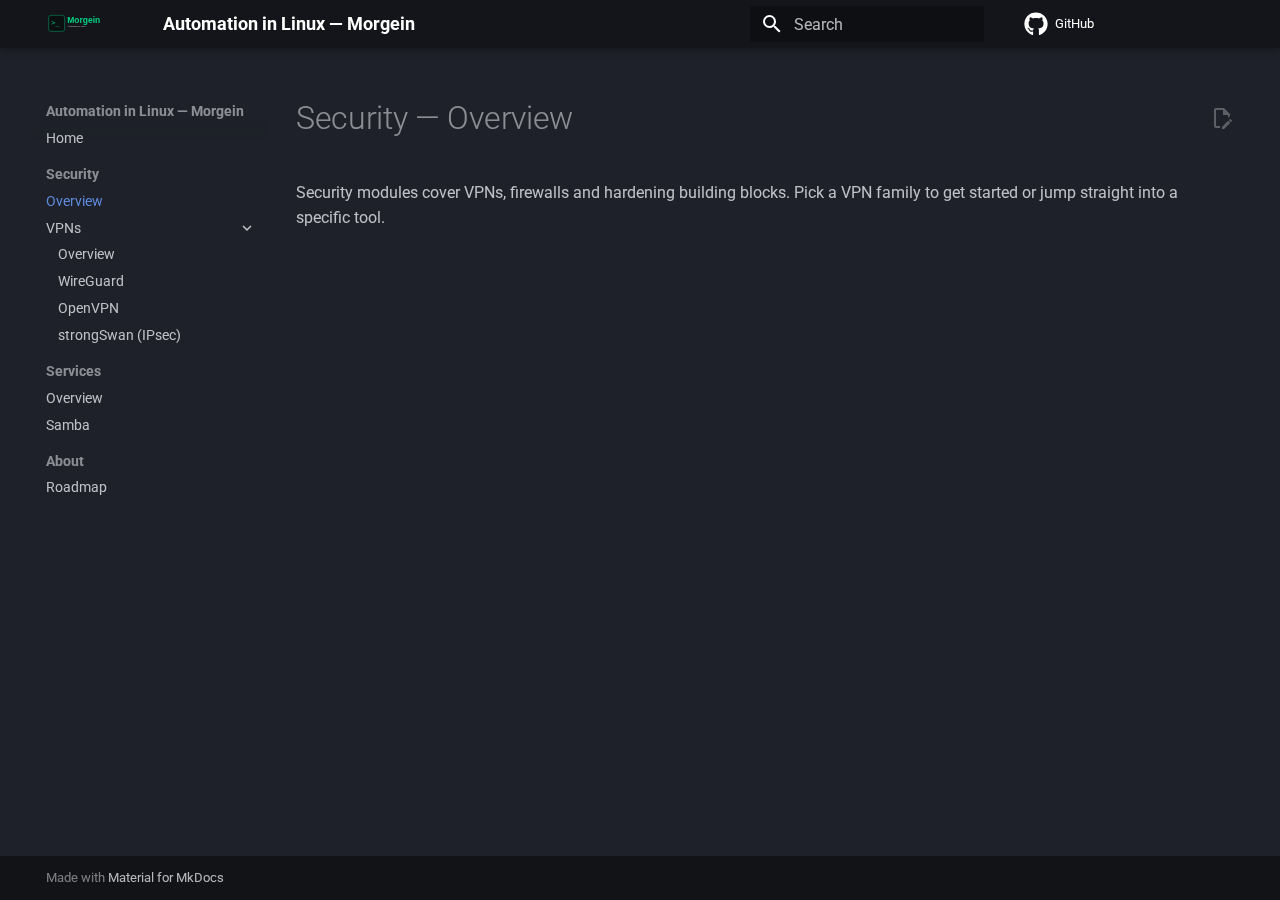
<file: security/index.html>
<!doctype html>
<html lang="en" class="no-js">
  <head>
    
      <meta charset="utf-8">
      <meta name="viewport" content="width=device-width,initial-scale=1">
      
        <meta name="description" content="Morgein's hub for Linux automation tools">
      
      
      
      
        <link rel="prev" href="..">
      
      
        <link rel="next" href="VPNs/">
      
      
      <link rel="icon" href="../assets/images/morgein-favicon.svg">
      <meta name="generator" content="mkdocs-1.6.1, mkdocs-material-9.6.18">
    
    
      
        <title>Overview - Automation in Linux — Morgein</title>
      
    
    
      <link rel="stylesheet" href="../assets/stylesheets/main.7e37652d.min.css">
      
        
        <link rel="stylesheet" href="../assets/stylesheets/palette.06af60db.min.css">
      
      


    
    
      
    
    
      
        
        
        <link rel="preconnect" href="https://fonts.gstatic.com" crossorigin>
        <link rel="stylesheet" href="https://fonts.googleapis.com/css?family=Roboto:300,300i,400,400i,700,700i%7CRoboto+Mono:400,400i,700,700i&display=fallback">
        <style>:root{--md-text-font:"Roboto";--md-code-font:"Roboto Mono"}</style>
      
    
    
      <link rel="stylesheet" href="../assets/styles/morgein.css">
    
    <script>__md_scope=new URL("..",location),__md_hash=e=>[...e].reduce(((e,_)=>(e<<5)-e+_.charCodeAt(0)),0),__md_get=(e,_=localStorage,t=__md_scope)=>JSON.parse(_.getItem(t.pathname+"."+e)),__md_set=(e,_,t=localStorage,a=__md_scope)=>{try{t.setItem(a.pathname+"."+e,JSON.stringify(_))}catch(e){}}</script>
    
      

    
    
    
  </head>
  
  
    
    
      
    
    
    
    
    <body dir="ltr" data-md-color-scheme="slate" data-md-color-primary="black" data-md-color-accent="green">
  
    
    <input class="md-toggle" data-md-toggle="drawer" type="checkbox" id="__drawer" autocomplete="off">
    <input class="md-toggle" data-md-toggle="search" type="checkbox" id="__search" autocomplete="off">
    <label class="md-overlay" for="__drawer"></label>
    <div data-md-component="skip">
      
        
        <a href="#security-overview" class="md-skip">
          Skip to content
        </a>
      
    </div>
    <div data-md-component="announce">
      
    </div>
    
    
      

  

<header class="md-header md-header--shadow" data-md-component="header">
  <nav class="md-header__inner md-grid" aria-label="Header">
    <a href=".." title="Automation in Linux — Morgein" class="md-header__button md-logo" aria-label="Automation in Linux — Morgein" data-md-component="logo">
      
  <img src="../assets/images/morgein-logo.svg" alt="logo">

    </a>
    <label class="md-header__button md-icon" for="__drawer">
      
      <svg xmlns="http://www.w3.org/2000/svg" viewBox="0 0 24 24"><path d="M3 6h18v2H3zm0 5h18v2H3zm0 5h18v2H3z"/></svg>
    </label>
    <div class="md-header__title" data-md-component="header-title">
      <div class="md-header__ellipsis">
        <div class="md-header__topic">
          <span class="md-ellipsis">
            Automation in Linux — Morgein
          </span>
        </div>
        <div class="md-header__topic" data-md-component="header-topic">
          <span class="md-ellipsis">
            
              Overview
            
          </span>
        </div>
      </div>
    </div>
    
      
        <form class="md-header__option" data-md-component="palette">
  
    
    
    
    <input class="md-option" data-md-color-media="(prefers-color-scheme)" data-md-color-scheme="slate" data-md-color-primary="black" data-md-color-accent="green"  aria-hidden="true"  type="radio" name="__palette" id="__palette_0">
    
  
</form>
      
    
    
      <script>var palette=__md_get("__palette");if(palette&&palette.color){if("(prefers-color-scheme)"===palette.color.media){var media=matchMedia("(prefers-color-scheme: light)"),input=document.querySelector(media.matches?"[data-md-color-media='(prefers-color-scheme: light)']":"[data-md-color-media='(prefers-color-scheme: dark)']");palette.color.media=input.getAttribute("data-md-color-media"),palette.color.scheme=input.getAttribute("data-md-color-scheme"),palette.color.primary=input.getAttribute("data-md-color-primary"),palette.color.accent=input.getAttribute("data-md-color-accent")}for(var[key,value]of Object.entries(palette.color))document.body.setAttribute("data-md-color-"+key,value)}</script>
    
    
    
      
      
        <label class="md-header__button md-icon" for="__search">
          
          <svg xmlns="http://www.w3.org/2000/svg" viewBox="0 0 24 24"><path d="M9.5 3A6.5 6.5 0 0 1 16 9.5c0 1.61-.59 3.09-1.56 4.23l.27.27h.79l5 5-1.5 1.5-5-5v-.79l-.27-.27A6.52 6.52 0 0 1 9.5 16 6.5 6.5 0 0 1 3 9.5 6.5 6.5 0 0 1 9.5 3m0 2C7 5 5 7 5 9.5S7 14 9.5 14 14 12 14 9.5 12 5 9.5 5"/></svg>
        </label>
        <div class="md-search" data-md-component="search" role="dialog">
  <label class="md-search__overlay" for="__search"></label>
  <div class="md-search__inner" role="search">
    <form class="md-search__form" name="search">
      <input type="text" class="md-search__input" name="query" aria-label="Search" placeholder="Search" autocapitalize="off" autocorrect="off" autocomplete="off" spellcheck="false" data-md-component="search-query" required>
      <label class="md-search__icon md-icon" for="__search">
        
        <svg xmlns="http://www.w3.org/2000/svg" viewBox="0 0 24 24"><path d="M9.5 3A6.5 6.5 0 0 1 16 9.5c0 1.61-.59 3.09-1.56 4.23l.27.27h.79l5 5-1.5 1.5-5-5v-.79l-.27-.27A6.52 6.52 0 0 1 9.5 16 6.5 6.5 0 0 1 3 9.5 6.5 6.5 0 0 1 9.5 3m0 2C7 5 5 7 5 9.5S7 14 9.5 14 14 12 14 9.5 12 5 9.5 5"/></svg>
        
        <svg xmlns="http://www.w3.org/2000/svg" viewBox="0 0 24 24"><path d="M20 11v2H8l5.5 5.5-1.42 1.42L4.16 12l7.92-7.92L13.5 5.5 8 11z"/></svg>
      </label>
      <nav class="md-search__options" aria-label="Search">
        
        <button type="reset" class="md-search__icon md-icon" title="Clear" aria-label="Clear" tabindex="-1">
          
          <svg xmlns="http://www.w3.org/2000/svg" viewBox="0 0 24 24"><path d="M19 6.41 17.59 5 12 10.59 6.41 5 5 6.41 10.59 12 5 17.59 6.41 19 12 13.41 17.59 19 19 17.59 13.41 12z"/></svg>
        </button>
      </nav>
      
    </form>
    <div class="md-search__output">
      <div class="md-search__scrollwrap" tabindex="0" data-md-scrollfix>
        <div class="md-search-result" data-md-component="search-result">
          <div class="md-search-result__meta">
            Initializing search
          </div>
          <ol class="md-search-result__list" role="presentation"></ol>
        </div>
      </div>
    </div>
  </div>
</div>
      
    
    
      <div class="md-header__source">
        <a href="https://github.com/Morgein/Automation-in-Linux" title="Go to repository" class="md-source" data-md-component="source">
  <div class="md-source__icon md-icon">
    
    <svg xmlns="http://www.w3.org/2000/svg" viewBox="0 0 512 512"><!--! Font Awesome Free 7.0.0 by @fontawesome - https://fontawesome.com License - https://fontawesome.com/license/free (Icons: CC BY 4.0, Fonts: SIL OFL 1.1, Code: MIT License) Copyright 2025 Fonticons, Inc.--><path fill="currentColor" d="M173.9 397.4c0 2-2.3 3.6-5.2 3.6-3.3.3-5.6-1.3-5.6-3.6 0-2 2.3-3.6 5.2-3.6 3-.3 5.6 1.3 5.6 3.6m-31.1-4.5c-.7 2 1.3 4.3 4.3 4.9 2.6 1 5.6 0 6.2-2s-1.3-4.3-4.3-5.2c-2.6-.7-5.5.3-6.2 2.3m44.2-1.7c-2.9.7-4.9 2.6-4.6 4.9.3 2 2.9 3.3 5.9 2.6 2.9-.7 4.9-2.6 4.6-4.6-.3-1.9-3-3.2-5.9-2.9M252.8 8C114.1 8 8 113.3 8 252c0 110.9 69.8 205.8 169.5 239.2 12.8 2.3 17.3-5.6 17.3-12.1 0-6.2-.3-40.4-.3-61.4 0 0-70 15-84.7-29.8 0 0-11.4-29.1-27.8-36.6 0 0-22.9-15.7 1.6-15.4 0 0 24.9 2 38.6 25.8 21.9 38.6 58.6 27.5 72.9 20.9 2.3-16 8.8-27.1 16-33.7-55.9-6.2-112.3-14.3-112.3-110.5 0-27.5 7.6-41.3 23.6-58.9-2.6-6.5-11.1-33.3 2.6-67.9 20.9-6.5 69 27 69 27 20-5.6 41.5-8.5 62.8-8.5s42.8 2.9 62.8 8.5c0 0 48.1-33.6 69-27 13.7 34.7 5.2 61.4 2.6 67.9 16 17.7 25.8 31.5 25.8 58.9 0 96.5-58.9 104.2-114.8 110.5 9.2 7.9 17 22.9 17 46.4 0 33.7-.3 75.4-.3 83.6 0 6.5 4.6 14.4 17.3 12.1C436.2 457.8 504 362.9 504 252 504 113.3 391.5 8 252.8 8M105.2 352.9c-1.3 1-1 3.3.7 5.2 1.6 1.6 3.9 2.3 5.2 1 1.3-1 1-3.3-.7-5.2-1.6-1.6-3.9-2.3-5.2-1m-10.8-8.1c-.7 1.3.3 2.9 2.3 3.9 1.6 1 3.6.7 4.3-.7.7-1.3-.3-2.9-2.3-3.9-2-.6-3.6-.3-4.3.7m32.4 35.6c-1.6 1.3-1 4.3 1.3 6.2 2.3 2.3 5.2 2.6 6.5 1 1.3-1.3.7-4.3-1.3-6.2-2.2-2.3-5.2-2.6-6.5-1m-11.4-14.7c-1.6 1-1.6 3.6 0 5.9s4.3 3.3 5.6 2.3c1.6-1.3 1.6-3.9 0-6.2-1.4-2.3-4-3.3-5.6-2"/></svg>
  </div>
  <div class="md-source__repository">
    GitHub
  </div>
</a>
      </div>
    
  </nav>
  
</header>
    
    <div class="md-container" data-md-component="container">
      
      
        
          
        
      
      <main class="md-main" data-md-component="main">
        <div class="md-main__inner md-grid">
          
            
              
              <div class="md-sidebar md-sidebar--primary" data-md-component="sidebar" data-md-type="navigation" >
                <div class="md-sidebar__scrollwrap">
                  <div class="md-sidebar__inner">
                    



  

<nav class="md-nav md-nav--primary md-nav--integrated" aria-label="Navigation" data-md-level="0">
  <label class="md-nav__title" for="__drawer">
    <a href=".." title="Automation in Linux — Morgein" class="md-nav__button md-logo" aria-label="Automation in Linux — Morgein" data-md-component="logo">
      
  <img src="../assets/images/morgein-logo.svg" alt="logo">

    </a>
    Automation in Linux — Morgein
  </label>
  
    <div class="md-nav__source">
      <a href="https://github.com/Morgein/Automation-in-Linux" title="Go to repository" class="md-source" data-md-component="source">
  <div class="md-source__icon md-icon">
    
    <svg xmlns="http://www.w3.org/2000/svg" viewBox="0 0 512 512"><!--! Font Awesome Free 7.0.0 by @fontawesome - https://fontawesome.com License - https://fontawesome.com/license/free (Icons: CC BY 4.0, Fonts: SIL OFL 1.1, Code: MIT License) Copyright 2025 Fonticons, Inc.--><path fill="currentColor" d="M173.9 397.4c0 2-2.3 3.6-5.2 3.6-3.3.3-5.6-1.3-5.6-3.6 0-2 2.3-3.6 5.2-3.6 3-.3 5.6 1.3 5.6 3.6m-31.1-4.5c-.7 2 1.3 4.3 4.3 4.9 2.6 1 5.6 0 6.2-2s-1.3-4.3-4.3-5.2c-2.6-.7-5.5.3-6.2 2.3m44.2-1.7c-2.9.7-4.9 2.6-4.6 4.9.3 2 2.9 3.3 5.9 2.6 2.9-.7 4.9-2.6 4.6-4.6-.3-1.9-3-3.2-5.9-2.9M252.8 8C114.1 8 8 113.3 8 252c0 110.9 69.8 205.8 169.5 239.2 12.8 2.3 17.3-5.6 17.3-12.1 0-6.2-.3-40.4-.3-61.4 0 0-70 15-84.7-29.8 0 0-11.4-29.1-27.8-36.6 0 0-22.9-15.7 1.6-15.4 0 0 24.9 2 38.6 25.8 21.9 38.6 58.6 27.5 72.9 20.9 2.3-16 8.8-27.1 16-33.7-55.9-6.2-112.3-14.3-112.3-110.5 0-27.5 7.6-41.3 23.6-58.9-2.6-6.5-11.1-33.3 2.6-67.9 20.9-6.5 69 27 69 27 20-5.6 41.5-8.5 62.8-8.5s42.8 2.9 62.8 8.5c0 0 48.1-33.6 69-27 13.7 34.7 5.2 61.4 2.6 67.9 16 17.7 25.8 31.5 25.8 58.9 0 96.5-58.9 104.2-114.8 110.5 9.2 7.9 17 22.9 17 46.4 0 33.7-.3 75.4-.3 83.6 0 6.5 4.6 14.4 17.3 12.1C436.2 457.8 504 362.9 504 252 504 113.3 391.5 8 252.8 8M105.2 352.9c-1.3 1-1 3.3.7 5.2 1.6 1.6 3.9 2.3 5.2 1 1.3-1 1-3.3-.7-5.2-1.6-1.6-3.9-2.3-5.2-1m-10.8-8.1c-.7 1.3.3 2.9 2.3 3.9 1.6 1 3.6.7 4.3-.7.7-1.3-.3-2.9-2.3-3.9-2-.6-3.6-.3-4.3.7m32.4 35.6c-1.6 1.3-1 4.3 1.3 6.2 2.3 2.3 5.2 2.6 6.5 1 1.3-1.3.7-4.3-1.3-6.2-2.2-2.3-5.2-2.6-6.5-1m-11.4-14.7c-1.6 1-1.6 3.6 0 5.9s4.3 3.3 5.6 2.3c1.6-1.3 1.6-3.9 0-6.2-1.4-2.3-4-3.3-5.6-2"/></svg>
  </div>
  <div class="md-source__repository">
    GitHub
  </div>
</a>
    </div>
  
  <ul class="md-nav__list" data-md-scrollfix>
    
      
      
  
  
  
  
    <li class="md-nav__item">
      <a href=".." class="md-nav__link">
        
  
  
  <span class="md-ellipsis">
    Home
    
  </span>
  

      </a>
    </li>
  

    
      
      
  
  
    
  
  
  
    
    
    
    
      
        
        
      
    
    
    <li class="md-nav__item md-nav__item--active md-nav__item--section md-nav__item--nested">
      
        
        
        <input class="md-nav__toggle md-toggle " type="checkbox" id="__nav_2" checked>
        
          
          <label class="md-nav__link" for="__nav_2" id="__nav_2_label" tabindex="">
            
  
  
  <span class="md-ellipsis">
    Security
    
  </span>
  

            <span class="md-nav__icon md-icon"></span>
          </label>
        
        <nav class="md-nav" data-md-level="1" aria-labelledby="__nav_2_label" aria-expanded="true">
          <label class="md-nav__title" for="__nav_2">
            <span class="md-nav__icon md-icon"></span>
            Security
          </label>
          <ul class="md-nav__list" data-md-scrollfix>
            
              
                
  
  
    
  
  
  
    <li class="md-nav__item md-nav__item--active">
      
      <input class="md-nav__toggle md-toggle" type="checkbox" id="__toc">
      
      
        
      
      
      <a href="./" class="md-nav__link md-nav__link--active">
        
  
  
  <span class="md-ellipsis">
    Overview
    
  </span>
  

      </a>
      
    </li>
  

              
            
              
                
  
  
  
  
    
    
    
    
      
    
    
    <li class="md-nav__item md-nav__item--nested">
      
        
        
          
        
        <input class="md-nav__toggle md-toggle md-toggle--indeterminate" type="checkbox" id="__nav_2_2" >
        
          
          <label class="md-nav__link" for="__nav_2_2" id="__nav_2_2_label" tabindex="0">
            
  
  
  <span class="md-ellipsis">
    VPNs
    
  </span>
  

            <span class="md-nav__icon md-icon"></span>
          </label>
        
        <nav class="md-nav" data-md-level="2" aria-labelledby="__nav_2_2_label" aria-expanded="false">
          <label class="md-nav__title" for="__nav_2_2">
            <span class="md-nav__icon md-icon"></span>
            VPNs
          </label>
          <ul class="md-nav__list" data-md-scrollfix>
            
              
                
  
  
  
  
    <li class="md-nav__item">
      <a href="VPNs/" class="md-nav__link">
        
  
  
  <span class="md-ellipsis">
    Overview
    
  </span>
  

      </a>
    </li>
  

              
            
              
                
  
  
  
  
    <li class="md-nav__item">
      <a href="VPNs/wireguard/" class="md-nav__link">
        
  
  
  <span class="md-ellipsis">
    WireGuard
    
  </span>
  

      </a>
    </li>
  

              
            
              
                
  
  
  
  
    <li class="md-nav__item">
      <a href="VPNs/openvpn/" class="md-nav__link">
        
  
  
  <span class="md-ellipsis">
    OpenVPN
    
  </span>
  

      </a>
    </li>
  

              
            
              
                
  
  
  
  
    <li class="md-nav__item">
      <a href="VPNs/strongswan/" class="md-nav__link">
        
  
  
  <span class="md-ellipsis">
    strongSwan (IPsec)
    
  </span>
  

      </a>
    </li>
  

              
            
          </ul>
        </nav>
      
    </li>
  

              
            
          </ul>
        </nav>
      
    </li>
  

    
      
      
  
  
  
  
    
    
    
    
      
        
        
      
    
    
    <li class="md-nav__item md-nav__item--section md-nav__item--nested">
      
        
        
          
        
        <input class="md-nav__toggle md-toggle md-toggle--indeterminate" type="checkbox" id="__nav_3" >
        
          
          <label class="md-nav__link" for="__nav_3" id="__nav_3_label" tabindex="">
            
  
  
  <span class="md-ellipsis">
    Services
    
  </span>
  

            <span class="md-nav__icon md-icon"></span>
          </label>
        
        <nav class="md-nav" data-md-level="1" aria-labelledby="__nav_3_label" aria-expanded="false">
          <label class="md-nav__title" for="__nav_3">
            <span class="md-nav__icon md-icon"></span>
            Services
          </label>
          <ul class="md-nav__list" data-md-scrollfix>
            
              
                
  
  
  
  
    <li class="md-nav__item">
      <a href="../services/" class="md-nav__link">
        
  
  
  <span class="md-ellipsis">
    Overview
    
  </span>
  

      </a>
    </li>
  

              
            
              
                
  
  
  
  
    <li class="md-nav__item">
      <a href="../services/samba/" class="md-nav__link">
        
  
  
  <span class="md-ellipsis">
    Samba
    
  </span>
  

      </a>
    </li>
  

              
            
          </ul>
        </nav>
      
    </li>
  

    
      
      
  
  
  
  
    
    
    
    
      
        
        
      
    
    
    <li class="md-nav__item md-nav__item--section md-nav__item--nested">
      
        
        
          
        
        <input class="md-nav__toggle md-toggle md-toggle--indeterminate" type="checkbox" id="__nav_4" >
        
          
          <label class="md-nav__link" for="__nav_4" id="__nav_4_label" tabindex="">
            
  
  
  <span class="md-ellipsis">
    About
    
  </span>
  

            <span class="md-nav__icon md-icon"></span>
          </label>
        
        <nav class="md-nav" data-md-level="1" aria-labelledby="__nav_4_label" aria-expanded="false">
          <label class="md-nav__title" for="__nav_4">
            <span class="md-nav__icon md-icon"></span>
            About
          </label>
          <ul class="md-nav__list" data-md-scrollfix>
            
              
                
  
  
  
  
    <li class="md-nav__item">
      <a href="../about/roadmap/" class="md-nav__link">
        
  
  
  <span class="md-ellipsis">
    Roadmap
    
  </span>
  

      </a>
    </li>
  

              
            
          </ul>
        </nav>
      
    </li>
  

    
  </ul>
</nav>
                  </div>
                </div>
              </div>
            
            
          
          
            <div class="md-content" data-md-component="content">
              <article class="md-content__inner md-typeset">
                
                  


  
    <a href="https://github.com/Morgein/Automation-in-Linux/edit/master/docs/security/index.md" title="Edit this page" class="md-content__button md-icon" rel="edit">
      
      <svg xmlns="http://www.w3.org/2000/svg" viewBox="0 0 24 24"><path d="M10 20H6V4h7v5h5v3.1l2-2V8l-6-6H6c-1.1 0-2 .9-2 2v16c0 1.1.9 2 2 2h4zm10.2-7c.1 0 .3.1.4.2l1.3 1.3c.2.2.2.6 0 .8l-1 1-2.1-2.1 1-1c.1-.1.2-.2.4-.2m0 3.9L14.1 23H12v-2.1l6.1-6.1z"/></svg>
    </a>
  
  


<h1 id="security-overview">Security — Overview</h1>
<p>Security modules cover VPNs, firewalls and hardening building blocks.
Pick a VPN family to get started or jump straight into a specific tool.</p>












                
              </article>
            </div>
          
          
<script>var target=document.getElementById(location.hash.slice(1));target&&target.name&&(target.checked=target.name.startsWith("__tabbed_"))</script>
        </div>
        
          <button type="button" class="md-top md-icon" data-md-component="top" hidden>
  
  <svg xmlns="http://www.w3.org/2000/svg" viewBox="0 0 24 24"><path d="M13 20h-2V8l-5.5 5.5-1.42-1.42L12 4.16l7.92 7.92-1.42 1.42L13 8z"/></svg>
  Back to top
</button>
        
      </main>
      
        <footer class="md-footer">
  
  <div class="md-footer-meta md-typeset">
    <div class="md-footer-meta__inner md-grid">
      <div class="md-copyright">
  
  
    Made with
    <a href="https://squidfunk.github.io/mkdocs-material/" target="_blank" rel="noopener">
      Material for MkDocs
    </a>
  
</div>
      
    </div>
  </div>
</footer>
      
    </div>
    <div class="md-dialog" data-md-component="dialog">
      <div class="md-dialog__inner md-typeset"></div>
    </div>
    
    
    
      
      <script id="__config" type="application/json">{"base": "..", "features": ["navigation.sections", "navigation.expand", "navigation.top", "toc.integrate", "content.code.copy", "content.action.edit"], "search": "../assets/javascripts/workers/search.973d3a69.min.js", "tags": null, "translations": {"clipboard.copied": "Copied to clipboard", "clipboard.copy": "Copy to clipboard", "search.result.more.one": "1 more on this page", "search.result.more.other": "# more on this page", "search.result.none": "No matching documents", "search.result.one": "1 matching document", "search.result.other": "# matching documents", "search.result.placeholder": "Type to start searching", "search.result.term.missing": "Missing", "select.version": "Select version"}, "version": null}</script>
    
    
      <script src="../assets/javascripts/bundle.92b07e13.min.js"></script>
      
    
  </body>
</html>
</file>
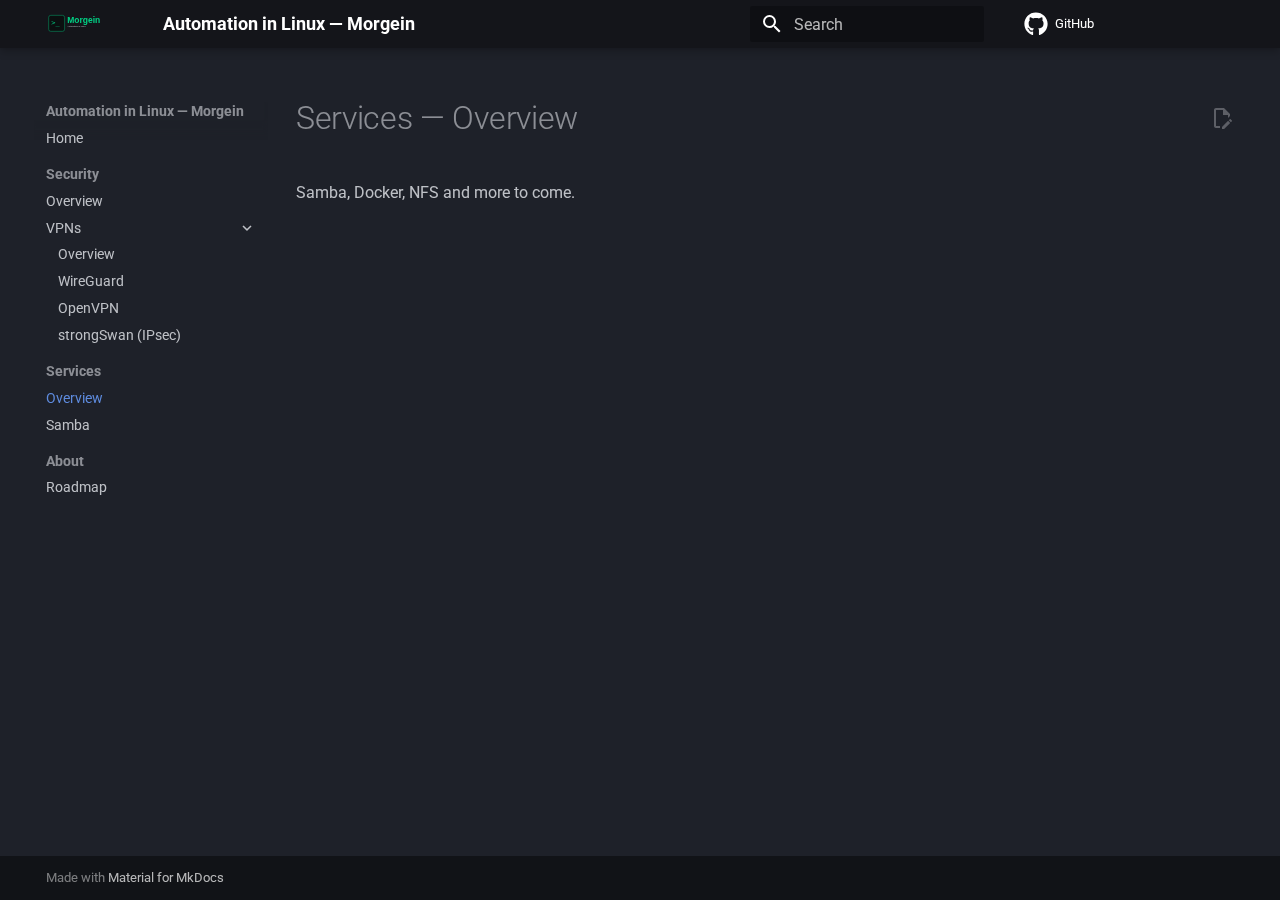
<file: services/index.html>
<!doctype html>
<html lang="en" class="no-js">
  <head>
    
      <meta charset="utf-8">
      <meta name="viewport" content="width=device-width,initial-scale=1">
      
        <meta name="description" content="Morgein's hub for Linux automation tools">
      
      
      
      
        <link rel="prev" href="../security/VPNs/strongswan/">
      
      
        <link rel="next" href="samba/">
      
      
      <link rel="icon" href="../assets/images/morgein-favicon.svg">
      <meta name="generator" content="mkdocs-1.6.1, mkdocs-material-9.6.18">
    
    
      
        <title>Overview - Automation in Linux — Morgein</title>
      
    
    
      <link rel="stylesheet" href="../assets/stylesheets/main.7e37652d.min.css">
      
        
        <link rel="stylesheet" href="../assets/stylesheets/palette.06af60db.min.css">
      
      


    
    
      
    
    
      
        
        
        <link rel="preconnect" href="https://fonts.gstatic.com" crossorigin>
        <link rel="stylesheet" href="https://fonts.googleapis.com/css?family=Roboto:300,300i,400,400i,700,700i%7CRoboto+Mono:400,400i,700,700i&display=fallback">
        <style>:root{--md-text-font:"Roboto";--md-code-font:"Roboto Mono"}</style>
      
    
    
      <link rel="stylesheet" href="../assets/styles/morgein.css">
    
    <script>__md_scope=new URL("..",location),__md_hash=e=>[...e].reduce(((e,_)=>(e<<5)-e+_.charCodeAt(0)),0),__md_get=(e,_=localStorage,t=__md_scope)=>JSON.parse(_.getItem(t.pathname+"."+e)),__md_set=(e,_,t=localStorage,a=__md_scope)=>{try{t.setItem(a.pathname+"."+e,JSON.stringify(_))}catch(e){}}</script>
    
      

    
    
    
  </head>
  
  
    
    
      
    
    
    
    
    <body dir="ltr" data-md-color-scheme="slate" data-md-color-primary="black" data-md-color-accent="green">
  
    
    <input class="md-toggle" data-md-toggle="drawer" type="checkbox" id="__drawer" autocomplete="off">
    <input class="md-toggle" data-md-toggle="search" type="checkbox" id="__search" autocomplete="off">
    <label class="md-overlay" for="__drawer"></label>
    <div data-md-component="skip">
      
        
        <a href="#services-overview" class="md-skip">
          Skip to content
        </a>
      
    </div>
    <div data-md-component="announce">
      
    </div>
    
    
      

  

<header class="md-header md-header--shadow" data-md-component="header">
  <nav class="md-header__inner md-grid" aria-label="Header">
    <a href=".." title="Automation in Linux — Morgein" class="md-header__button md-logo" aria-label="Automation in Linux — Morgein" data-md-component="logo">
      
  <img src="../assets/images/morgein-logo.svg" alt="logo">

    </a>
    <label class="md-header__button md-icon" for="__drawer">
      
      <svg xmlns="http://www.w3.org/2000/svg" viewBox="0 0 24 24"><path d="M3 6h18v2H3zm0 5h18v2H3zm0 5h18v2H3z"/></svg>
    </label>
    <div class="md-header__title" data-md-component="header-title">
      <div class="md-header__ellipsis">
        <div class="md-header__topic">
          <span class="md-ellipsis">
            Automation in Linux — Morgein
          </span>
        </div>
        <div class="md-header__topic" data-md-component="header-topic">
          <span class="md-ellipsis">
            
              Overview
            
          </span>
        </div>
      </div>
    </div>
    
      
        <form class="md-header__option" data-md-component="palette">
  
    
    
    
    <input class="md-option" data-md-color-media="(prefers-color-scheme)" data-md-color-scheme="slate" data-md-color-primary="black" data-md-color-accent="green"  aria-hidden="true"  type="radio" name="__palette" id="__palette_0">
    
  
</form>
      
    
    
      <script>var palette=__md_get("__palette");if(palette&&palette.color){if("(prefers-color-scheme)"===palette.color.media){var media=matchMedia("(prefers-color-scheme: light)"),input=document.querySelector(media.matches?"[data-md-color-media='(prefers-color-scheme: light)']":"[data-md-color-media='(prefers-color-scheme: dark)']");palette.color.media=input.getAttribute("data-md-color-media"),palette.color.scheme=input.getAttribute("data-md-color-scheme"),palette.color.primary=input.getAttribute("data-md-color-primary"),palette.color.accent=input.getAttribute("data-md-color-accent")}for(var[key,value]of Object.entries(palette.color))document.body.setAttribute("data-md-color-"+key,value)}</script>
    
    
    
      
      
        <label class="md-header__button md-icon" for="__search">
          
          <svg xmlns="http://www.w3.org/2000/svg" viewBox="0 0 24 24"><path d="M9.5 3A6.5 6.5 0 0 1 16 9.5c0 1.61-.59 3.09-1.56 4.23l.27.27h.79l5 5-1.5 1.5-5-5v-.79l-.27-.27A6.52 6.52 0 0 1 9.5 16 6.5 6.5 0 0 1 3 9.5 6.5 6.5 0 0 1 9.5 3m0 2C7 5 5 7 5 9.5S7 14 9.5 14 14 12 14 9.5 12 5 9.5 5"/></svg>
        </label>
        <div class="md-search" data-md-component="search" role="dialog">
  <label class="md-search__overlay" for="__search"></label>
  <div class="md-search__inner" role="search">
    <form class="md-search__form" name="search">
      <input type="text" class="md-search__input" name="query" aria-label="Search" placeholder="Search" autocapitalize="off" autocorrect="off" autocomplete="off" spellcheck="false" data-md-component="search-query" required>
      <label class="md-search__icon md-icon" for="__search">
        
        <svg xmlns="http://www.w3.org/2000/svg" viewBox="0 0 24 24"><path d="M9.5 3A6.5 6.5 0 0 1 16 9.5c0 1.61-.59 3.09-1.56 4.23l.27.27h.79l5 5-1.5 1.5-5-5v-.79l-.27-.27A6.52 6.52 0 0 1 9.5 16 6.5 6.5 0 0 1 3 9.5 6.5 6.5 0 0 1 9.5 3m0 2C7 5 5 7 5 9.5S7 14 9.5 14 14 12 14 9.5 12 5 9.5 5"/></svg>
        
        <svg xmlns="http://www.w3.org/2000/svg" viewBox="0 0 24 24"><path d="M20 11v2H8l5.5 5.5-1.42 1.42L4.16 12l7.92-7.92L13.5 5.5 8 11z"/></svg>
      </label>
      <nav class="md-search__options" aria-label="Search">
        
        <button type="reset" class="md-search__icon md-icon" title="Clear" aria-label="Clear" tabindex="-1">
          
          <svg xmlns="http://www.w3.org/2000/svg" viewBox="0 0 24 24"><path d="M19 6.41 17.59 5 12 10.59 6.41 5 5 6.41 10.59 12 5 17.59 6.41 19 12 13.41 17.59 19 19 17.59 13.41 12z"/></svg>
        </button>
      </nav>
      
    </form>
    <div class="md-search__output">
      <div class="md-search__scrollwrap" tabindex="0" data-md-scrollfix>
        <div class="md-search-result" data-md-component="search-result">
          <div class="md-search-result__meta">
            Initializing search
          </div>
          <ol class="md-search-result__list" role="presentation"></ol>
        </div>
      </div>
    </div>
  </div>
</div>
      
    
    
      <div class="md-header__source">
        <a href="https://github.com/YOUR_USERNAME/Automation-in-Linux" title="Go to repository" class="md-source" data-md-component="source">
  <div class="md-source__icon md-icon">
    
    <svg xmlns="http://www.w3.org/2000/svg" viewBox="0 0 512 512"><!--! Font Awesome Free 7.0.0 by @fontawesome - https://fontawesome.com License - https://fontawesome.com/license/free (Icons: CC BY 4.0, Fonts: SIL OFL 1.1, Code: MIT License) Copyright 2025 Fonticons, Inc.--><path fill="currentColor" d="M173.9 397.4c0 2-2.3 3.6-5.2 3.6-3.3.3-5.6-1.3-5.6-3.6 0-2 2.3-3.6 5.2-3.6 3-.3 5.6 1.3 5.6 3.6m-31.1-4.5c-.7 2 1.3 4.3 4.3 4.9 2.6 1 5.6 0 6.2-2s-1.3-4.3-4.3-5.2c-2.6-.7-5.5.3-6.2 2.3m44.2-1.7c-2.9.7-4.9 2.6-4.6 4.9.3 2 2.9 3.3 5.9 2.6 2.9-.7 4.9-2.6 4.6-4.6-.3-1.9-3-3.2-5.9-2.9M252.8 8C114.1 8 8 113.3 8 252c0 110.9 69.8 205.8 169.5 239.2 12.8 2.3 17.3-5.6 17.3-12.1 0-6.2-.3-40.4-.3-61.4 0 0-70 15-84.7-29.8 0 0-11.4-29.1-27.8-36.6 0 0-22.9-15.7 1.6-15.4 0 0 24.9 2 38.6 25.8 21.9 38.6 58.6 27.5 72.9 20.9 2.3-16 8.8-27.1 16-33.7-55.9-6.2-112.3-14.3-112.3-110.5 0-27.5 7.6-41.3 23.6-58.9-2.6-6.5-11.1-33.3 2.6-67.9 20.9-6.5 69 27 69 27 20-5.6 41.5-8.5 62.8-8.5s42.8 2.9 62.8 8.5c0 0 48.1-33.6 69-27 13.7 34.7 5.2 61.4 2.6 67.9 16 17.7 25.8 31.5 25.8 58.9 0 96.5-58.9 104.2-114.8 110.5 9.2 7.9 17 22.9 17 46.4 0 33.7-.3 75.4-.3 83.6 0 6.5 4.6 14.4 17.3 12.1C436.2 457.8 504 362.9 504 252 504 113.3 391.5 8 252.8 8M105.2 352.9c-1.3 1-1 3.3.7 5.2 1.6 1.6 3.9 2.3 5.2 1 1.3-1 1-3.3-.7-5.2-1.6-1.6-3.9-2.3-5.2-1m-10.8-8.1c-.7 1.3.3 2.9 2.3 3.9 1.6 1 3.6.7 4.3-.7.7-1.3-.3-2.9-2.3-3.9-2-.6-3.6-.3-4.3.7m32.4 35.6c-1.6 1.3-1 4.3 1.3 6.2 2.3 2.3 5.2 2.6 6.5 1 1.3-1.3.7-4.3-1.3-6.2-2.2-2.3-5.2-2.6-6.5-1m-11.4-14.7c-1.6 1-1.6 3.6 0 5.9s4.3 3.3 5.6 2.3c1.6-1.3 1.6-3.9 0-6.2-1.4-2.3-4-3.3-5.6-2"/></svg>
  </div>
  <div class="md-source__repository">
    GitHub
  </div>
</a>
      </div>
    
  </nav>
  
</header>
    
    <div class="md-container" data-md-component="container">
      
      
        
          
        
      
      <main class="md-main" data-md-component="main">
        <div class="md-main__inner md-grid">
          
            
              
              <div class="md-sidebar md-sidebar--primary" data-md-component="sidebar" data-md-type="navigation" >
                <div class="md-sidebar__scrollwrap">
                  <div class="md-sidebar__inner">
                    



  

<nav class="md-nav md-nav--primary md-nav--integrated" aria-label="Navigation" data-md-level="0">
  <label class="md-nav__title" for="__drawer">
    <a href=".." title="Automation in Linux — Morgein" class="md-nav__button md-logo" aria-label="Automation in Linux — Morgein" data-md-component="logo">
      
  <img src="../assets/images/morgein-logo.svg" alt="logo">

    </a>
    Automation in Linux — Morgein
  </label>
  
    <div class="md-nav__source">
      <a href="https://github.com/YOUR_USERNAME/Automation-in-Linux" title="Go to repository" class="md-source" data-md-component="source">
  <div class="md-source__icon md-icon">
    
    <svg xmlns="http://www.w3.org/2000/svg" viewBox="0 0 512 512"><!--! Font Awesome Free 7.0.0 by @fontawesome - https://fontawesome.com License - https://fontawesome.com/license/free (Icons: CC BY 4.0, Fonts: SIL OFL 1.1, Code: MIT License) Copyright 2025 Fonticons, Inc.--><path fill="currentColor" d="M173.9 397.4c0 2-2.3 3.6-5.2 3.6-3.3.3-5.6-1.3-5.6-3.6 0-2 2.3-3.6 5.2-3.6 3-.3 5.6 1.3 5.6 3.6m-31.1-4.5c-.7 2 1.3 4.3 4.3 4.9 2.6 1 5.6 0 6.2-2s-1.3-4.3-4.3-5.2c-2.6-.7-5.5.3-6.2 2.3m44.2-1.7c-2.9.7-4.9 2.6-4.6 4.9.3 2 2.9 3.3 5.9 2.6 2.9-.7 4.9-2.6 4.6-4.6-.3-1.9-3-3.2-5.9-2.9M252.8 8C114.1 8 8 113.3 8 252c0 110.9 69.8 205.8 169.5 239.2 12.8 2.3 17.3-5.6 17.3-12.1 0-6.2-.3-40.4-.3-61.4 0 0-70 15-84.7-29.8 0 0-11.4-29.1-27.8-36.6 0 0-22.9-15.7 1.6-15.4 0 0 24.9 2 38.6 25.8 21.9 38.6 58.6 27.5 72.9 20.9 2.3-16 8.8-27.1 16-33.7-55.9-6.2-112.3-14.3-112.3-110.5 0-27.5 7.6-41.3 23.6-58.9-2.6-6.5-11.1-33.3 2.6-67.9 20.9-6.5 69 27 69 27 20-5.6 41.5-8.5 62.8-8.5s42.8 2.9 62.8 8.5c0 0 48.1-33.6 69-27 13.7 34.7 5.2 61.4 2.6 67.9 16 17.7 25.8 31.5 25.8 58.9 0 96.5-58.9 104.2-114.8 110.5 9.2 7.9 17 22.9 17 46.4 0 33.7-.3 75.4-.3 83.6 0 6.5 4.6 14.4 17.3 12.1C436.2 457.8 504 362.9 504 252 504 113.3 391.5 8 252.8 8M105.2 352.9c-1.3 1-1 3.3.7 5.2 1.6 1.6 3.9 2.3 5.2 1 1.3-1 1-3.3-.7-5.2-1.6-1.6-3.9-2.3-5.2-1m-10.8-8.1c-.7 1.3.3 2.9 2.3 3.9 1.6 1 3.6.7 4.3-.7.7-1.3-.3-2.9-2.3-3.9-2-.6-3.6-.3-4.3.7m32.4 35.6c-1.6 1.3-1 4.3 1.3 6.2 2.3 2.3 5.2 2.6 6.5 1 1.3-1.3.7-4.3-1.3-6.2-2.2-2.3-5.2-2.6-6.5-1m-11.4-14.7c-1.6 1-1.6 3.6 0 5.9s4.3 3.3 5.6 2.3c1.6-1.3 1.6-3.9 0-6.2-1.4-2.3-4-3.3-5.6-2"/></svg>
  </div>
  <div class="md-source__repository">
    GitHub
  </div>
</a>
    </div>
  
  <ul class="md-nav__list" data-md-scrollfix>
    
      
      
  
  
  
  
    <li class="md-nav__item">
      <a href=".." class="md-nav__link">
        
  
  
  <span class="md-ellipsis">
    Home
    
  </span>
  

      </a>
    </li>
  

    
      
      
  
  
  
  
    
    
    
    
      
        
        
      
    
    
    <li class="md-nav__item md-nav__item--section md-nav__item--nested">
      
        
        
          
        
        <input class="md-nav__toggle md-toggle md-toggle--indeterminate" type="checkbox" id="__nav_2" >
        
          
          <label class="md-nav__link" for="__nav_2" id="__nav_2_label" tabindex="">
            
  
  
  <span class="md-ellipsis">
    Security
    
  </span>
  

            <span class="md-nav__icon md-icon"></span>
          </label>
        
        <nav class="md-nav" data-md-level="1" aria-labelledby="__nav_2_label" aria-expanded="false">
          <label class="md-nav__title" for="__nav_2">
            <span class="md-nav__icon md-icon"></span>
            Security
          </label>
          <ul class="md-nav__list" data-md-scrollfix>
            
              
                
  
  
  
  
    <li class="md-nav__item">
      <a href="../security/" class="md-nav__link">
        
  
  
  <span class="md-ellipsis">
    Overview
    
  </span>
  

      </a>
    </li>
  

              
            
              
                
  
  
  
  
    
    
    
    
      
    
    
    <li class="md-nav__item md-nav__item--nested">
      
        
        
          
        
        <input class="md-nav__toggle md-toggle md-toggle--indeterminate" type="checkbox" id="__nav_2_2" >
        
          
          <label class="md-nav__link" for="__nav_2_2" id="__nav_2_2_label" tabindex="0">
            
  
  
  <span class="md-ellipsis">
    VPNs
    
  </span>
  

            <span class="md-nav__icon md-icon"></span>
          </label>
        
        <nav class="md-nav" data-md-level="2" aria-labelledby="__nav_2_2_label" aria-expanded="false">
          <label class="md-nav__title" for="__nav_2_2">
            <span class="md-nav__icon md-icon"></span>
            VPNs
          </label>
          <ul class="md-nav__list" data-md-scrollfix>
            
              
                
  
  
  
  
    <li class="md-nav__item">
      <a href="../security/VPNs/" class="md-nav__link">
        
  
  
  <span class="md-ellipsis">
    Overview
    
  </span>
  

      </a>
    </li>
  

              
            
              
                
  
  
  
  
    <li class="md-nav__item">
      <a href="../security/VPNs/wireguard/" class="md-nav__link">
        
  
  
  <span class="md-ellipsis">
    WireGuard
    
  </span>
  

      </a>
    </li>
  

              
            
              
                
  
  
  
  
    <li class="md-nav__item">
      <a href="../security/VPNs/openvpn/" class="md-nav__link">
        
  
  
  <span class="md-ellipsis">
    OpenVPN
    
  </span>
  

      </a>
    </li>
  

              
            
              
                
  
  
  
  
    <li class="md-nav__item">
      <a href="../security/VPNs/strongswan/" class="md-nav__link">
        
  
  
  <span class="md-ellipsis">
    strongSwan (IPsec)
    
  </span>
  

      </a>
    </li>
  

              
            
          </ul>
        </nav>
      
    </li>
  

              
            
          </ul>
        </nav>
      
    </li>
  

    
      
      
  
  
    
  
  
  
    
    
    
    
      
        
        
      
    
    
    <li class="md-nav__item md-nav__item--active md-nav__item--section md-nav__item--nested">
      
        
        
        <input class="md-nav__toggle md-toggle " type="checkbox" id="__nav_3" checked>
        
          
          <label class="md-nav__link" for="__nav_3" id="__nav_3_label" tabindex="">
            
  
  
  <span class="md-ellipsis">
    Services
    
  </span>
  

            <span class="md-nav__icon md-icon"></span>
          </label>
        
        <nav class="md-nav" data-md-level="1" aria-labelledby="__nav_3_label" aria-expanded="true">
          <label class="md-nav__title" for="__nav_3">
            <span class="md-nav__icon md-icon"></span>
            Services
          </label>
          <ul class="md-nav__list" data-md-scrollfix>
            
              
                
  
  
    
  
  
  
    <li class="md-nav__item md-nav__item--active">
      
      <input class="md-nav__toggle md-toggle" type="checkbox" id="__toc">
      
      
        
      
      
      <a href="./" class="md-nav__link md-nav__link--active">
        
  
  
  <span class="md-ellipsis">
    Overview
    
  </span>
  

      </a>
      
    </li>
  

              
            
              
                
  
  
  
  
    <li class="md-nav__item">
      <a href="samba/" class="md-nav__link">
        
  
  
  <span class="md-ellipsis">
    Samba
    
  </span>
  

      </a>
    </li>
  

              
            
          </ul>
        </nav>
      
    </li>
  

    
      
      
  
  
  
  
    
    
    
    
      
        
        
      
    
    
    <li class="md-nav__item md-nav__item--section md-nav__item--nested">
      
        
        
          
        
        <input class="md-nav__toggle md-toggle md-toggle--indeterminate" type="checkbox" id="__nav_4" >
        
          
          <label class="md-nav__link" for="__nav_4" id="__nav_4_label" tabindex="">
            
  
  
  <span class="md-ellipsis">
    About
    
  </span>
  

            <span class="md-nav__icon md-icon"></span>
          </label>
        
        <nav class="md-nav" data-md-level="1" aria-labelledby="__nav_4_label" aria-expanded="false">
          <label class="md-nav__title" for="__nav_4">
            <span class="md-nav__icon md-icon"></span>
            About
          </label>
          <ul class="md-nav__list" data-md-scrollfix>
            
              
                
  
  
  
  
    <li class="md-nav__item">
      <a href="../about/roadmap/" class="md-nav__link">
        
  
  
  <span class="md-ellipsis">
    Roadmap
    
  </span>
  

      </a>
    </li>
  

              
            
          </ul>
        </nav>
      
    </li>
  

    
  </ul>
</nav>
                  </div>
                </div>
              </div>
            
            
          
          
            <div class="md-content" data-md-component="content">
              <article class="md-content__inner md-typeset">
                
                  


  
    <a href="https://github.com/YOUR_USERNAME/Automation-in-Linux/edit/master/docs/services/index.md" title="Edit this page" class="md-content__button md-icon" rel="edit">
      
      <svg xmlns="http://www.w3.org/2000/svg" viewBox="0 0 24 24"><path d="M10 20H6V4h7v5h5v3.1l2-2V8l-6-6H6c-1.1 0-2 .9-2 2v16c0 1.1.9 2 2 2h4zm10.2-7c.1 0 .3.1.4.2l1.3 1.3c.2.2.2.6 0 .8l-1 1-2.1-2.1 1-1c.1-.1.2-.2.4-.2m0 3.9L14.1 23H12v-2.1l6.1-6.1z"/></svg>
    </a>
  
  


<h1 id="services-overview">Services — Overview</h1>
<p>Samba, Docker, NFS and more to come.</p>












                
              </article>
            </div>
          
          
<script>var target=document.getElementById(location.hash.slice(1));target&&target.name&&(target.checked=target.name.startsWith("__tabbed_"))</script>
        </div>
        
          <button type="button" class="md-top md-icon" data-md-component="top" hidden>
  
  <svg xmlns="http://www.w3.org/2000/svg" viewBox="0 0 24 24"><path d="M13 20h-2V8l-5.5 5.5-1.42-1.42L12 4.16l7.92 7.92-1.42 1.42L13 8z"/></svg>
  Back to top
</button>
        
      </main>
      
        <footer class="md-footer">
  
  <div class="md-footer-meta md-typeset">
    <div class="md-footer-meta__inner md-grid">
      <div class="md-copyright">
  
  
    Made with
    <a href="https://squidfunk.github.io/mkdocs-material/" target="_blank" rel="noopener">
      Material for MkDocs
    </a>
  
</div>
      
    </div>
  </div>
</footer>
      
    </div>
    <div class="md-dialog" data-md-component="dialog">
      <div class="md-dialog__inner md-typeset"></div>
    </div>
    
    
    
      
      <script id="__config" type="application/json">{"base": "..", "features": ["navigation.sections", "navigation.expand", "navigation.top", "toc.integrate", "content.code.copy", "content.action.edit"], "search": "../assets/javascripts/workers/search.973d3a69.min.js", "tags": null, "translations": {"clipboard.copied": "Copied to clipboard", "clipboard.copy": "Copy to clipboard", "search.result.more.one": "1 more on this page", "search.result.more.other": "# more on this page", "search.result.none": "No matching documents", "search.result.one": "1 matching document", "search.result.other": "# matching documents", "search.result.placeholder": "Type to start searching", "search.result.term.missing": "Missing", "select.version": "Select version"}, "version": null}</script>
    
    
      <script src="../assets/javascripts/bundle.92b07e13.min.js"></script>
      
    
  </body>
</html>
</file>
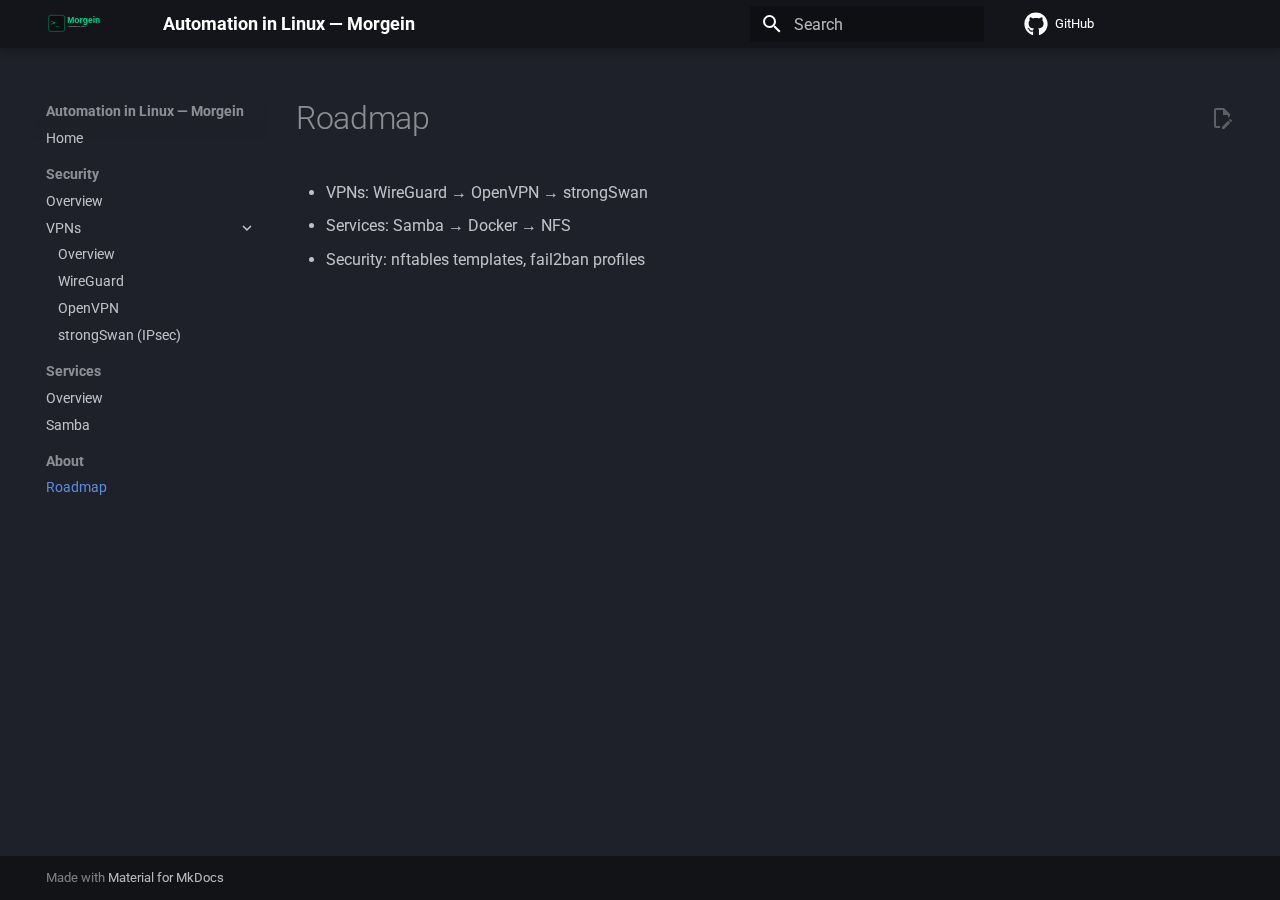
<file: about/roadmap/index.html>
<!doctype html>
<html lang="en" class="no-js">
  <head>
    
      <meta charset="utf-8">
      <meta name="viewport" content="width=device-width,initial-scale=1">
      
        <meta name="description" content="Morgein's hub for Linux automation tools">
      
      
      
      
        <link rel="prev" href="../../services/samba/">
      
      
      
      <link rel="icon" href="../../assets/images/morgein-favicon.svg">
      <meta name="generator" content="mkdocs-1.6.1, mkdocs-material-9.6.18">
    
    
      
        <title>Roadmap - Automation in Linux — Morgein</title>
      
    
    
      <link rel="stylesheet" href="../../assets/stylesheets/main.7e37652d.min.css">
      
        
        <link rel="stylesheet" href="../../assets/stylesheets/palette.06af60db.min.css">
      
      


    
    
      
    
    
      
        
        
        <link rel="preconnect" href="https://fonts.gstatic.com" crossorigin>
        <link rel="stylesheet" href="https://fonts.googleapis.com/css?family=Roboto:300,300i,400,400i,700,700i%7CRoboto+Mono:400,400i,700,700i&display=fallback">
        <style>:root{--md-text-font:"Roboto";--md-code-font:"Roboto Mono"}</style>
      
    
    
      <link rel="stylesheet" href="../../assets/styles/morgein.css">
    
    <script>__md_scope=new URL("../..",location),__md_hash=e=>[...e].reduce(((e,_)=>(e<<5)-e+_.charCodeAt(0)),0),__md_get=(e,_=localStorage,t=__md_scope)=>JSON.parse(_.getItem(t.pathname+"."+e)),__md_set=(e,_,t=localStorage,a=__md_scope)=>{try{t.setItem(a.pathname+"."+e,JSON.stringify(_))}catch(e){}}</script>
    
      

    
    
    
  </head>
  
  
    
    
      
    
    
    
    
    <body dir="ltr" data-md-color-scheme="slate" data-md-color-primary="black" data-md-color-accent="green">
  
    
    <input class="md-toggle" data-md-toggle="drawer" type="checkbox" id="__drawer" autocomplete="off">
    <input class="md-toggle" data-md-toggle="search" type="checkbox" id="__search" autocomplete="off">
    <label class="md-overlay" for="__drawer"></label>
    <div data-md-component="skip">
      
        
        <a href="#roadmap" class="md-skip">
          Skip to content
        </a>
      
    </div>
    <div data-md-component="announce">
      
    </div>
    
    
      

  

<header class="md-header md-header--shadow" data-md-component="header">
  <nav class="md-header__inner md-grid" aria-label="Header">
    <a href="../.." title="Automation in Linux — Morgein" class="md-header__button md-logo" aria-label="Automation in Linux — Morgein" data-md-component="logo">
      
  <img src="../../assets/images/morgein-logo.svg" alt="logo">

    </a>
    <label class="md-header__button md-icon" for="__drawer">
      
      <svg xmlns="http://www.w3.org/2000/svg" viewBox="0 0 24 24"><path d="M3 6h18v2H3zm0 5h18v2H3zm0 5h18v2H3z"/></svg>
    </label>
    <div class="md-header__title" data-md-component="header-title">
      <div class="md-header__ellipsis">
        <div class="md-header__topic">
          <span class="md-ellipsis">
            Automation in Linux — Morgein
          </span>
        </div>
        <div class="md-header__topic" data-md-component="header-topic">
          <span class="md-ellipsis">
            
              Roadmap
            
          </span>
        </div>
      </div>
    </div>
    
      
        <form class="md-header__option" data-md-component="palette">
  
    
    
    
    <input class="md-option" data-md-color-media="(prefers-color-scheme)" data-md-color-scheme="slate" data-md-color-primary="black" data-md-color-accent="green"  aria-hidden="true"  type="radio" name="__palette" id="__palette_0">
    
  
</form>
      
    
    
      <script>var palette=__md_get("__palette");if(palette&&palette.color){if("(prefers-color-scheme)"===palette.color.media){var media=matchMedia("(prefers-color-scheme: light)"),input=document.querySelector(media.matches?"[data-md-color-media='(prefers-color-scheme: light)']":"[data-md-color-media='(prefers-color-scheme: dark)']");palette.color.media=input.getAttribute("data-md-color-media"),palette.color.scheme=input.getAttribute("data-md-color-scheme"),palette.color.primary=input.getAttribute("data-md-color-primary"),palette.color.accent=input.getAttribute("data-md-color-accent")}for(var[key,value]of Object.entries(palette.color))document.body.setAttribute("data-md-color-"+key,value)}</script>
    
    
    
      
      
        <label class="md-header__button md-icon" for="__search">
          
          <svg xmlns="http://www.w3.org/2000/svg" viewBox="0 0 24 24"><path d="M9.5 3A6.5 6.5 0 0 1 16 9.5c0 1.61-.59 3.09-1.56 4.23l.27.27h.79l5 5-1.5 1.5-5-5v-.79l-.27-.27A6.52 6.52 0 0 1 9.5 16 6.5 6.5 0 0 1 3 9.5 6.5 6.5 0 0 1 9.5 3m0 2C7 5 5 7 5 9.5S7 14 9.5 14 14 12 14 9.5 12 5 9.5 5"/></svg>
        </label>
        <div class="md-search" data-md-component="search" role="dialog">
  <label class="md-search__overlay" for="__search"></label>
  <div class="md-search__inner" role="search">
    <form class="md-search__form" name="search">
      <input type="text" class="md-search__input" name="query" aria-label="Search" placeholder="Search" autocapitalize="off" autocorrect="off" autocomplete="off" spellcheck="false" data-md-component="search-query" required>
      <label class="md-search__icon md-icon" for="__search">
        
        <svg xmlns="http://www.w3.org/2000/svg" viewBox="0 0 24 24"><path d="M9.5 3A6.5 6.5 0 0 1 16 9.5c0 1.61-.59 3.09-1.56 4.23l.27.27h.79l5 5-1.5 1.5-5-5v-.79l-.27-.27A6.52 6.52 0 0 1 9.5 16 6.5 6.5 0 0 1 3 9.5 6.5 6.5 0 0 1 9.5 3m0 2C7 5 5 7 5 9.5S7 14 9.5 14 14 12 14 9.5 12 5 9.5 5"/></svg>
        
        <svg xmlns="http://www.w3.org/2000/svg" viewBox="0 0 24 24"><path d="M20 11v2H8l5.5 5.5-1.42 1.42L4.16 12l7.92-7.92L13.5 5.5 8 11z"/></svg>
      </label>
      <nav class="md-search__options" aria-label="Search">
        
        <button type="reset" class="md-search__icon md-icon" title="Clear" aria-label="Clear" tabindex="-1">
          
          <svg xmlns="http://www.w3.org/2000/svg" viewBox="0 0 24 24"><path d="M19 6.41 17.59 5 12 10.59 6.41 5 5 6.41 10.59 12 5 17.59 6.41 19 12 13.41 17.59 19 19 17.59 13.41 12z"/></svg>
        </button>
      </nav>
      
    </form>
    <div class="md-search__output">
      <div class="md-search__scrollwrap" tabindex="0" data-md-scrollfix>
        <div class="md-search-result" data-md-component="search-result">
          <div class="md-search-result__meta">
            Initializing search
          </div>
          <ol class="md-search-result__list" role="presentation"></ol>
        </div>
      </div>
    </div>
  </div>
</div>
      
    
    
      <div class="md-header__source">
        <a href="https://github.com/Morgein/Automation-in-Linux" title="Go to repository" class="md-source" data-md-component="source">
  <div class="md-source__icon md-icon">
    
    <svg xmlns="http://www.w3.org/2000/svg" viewBox="0 0 512 512"><!--! Font Awesome Free 7.0.0 by @fontawesome - https://fontawesome.com License - https://fontawesome.com/license/free (Icons: CC BY 4.0, Fonts: SIL OFL 1.1, Code: MIT License) Copyright 2025 Fonticons, Inc.--><path fill="currentColor" d="M173.9 397.4c0 2-2.3 3.6-5.2 3.6-3.3.3-5.6-1.3-5.6-3.6 0-2 2.3-3.6 5.2-3.6 3-.3 5.6 1.3 5.6 3.6m-31.1-4.5c-.7 2 1.3 4.3 4.3 4.9 2.6 1 5.6 0 6.2-2s-1.3-4.3-4.3-5.2c-2.6-.7-5.5.3-6.2 2.3m44.2-1.7c-2.9.7-4.9 2.6-4.6 4.9.3 2 2.9 3.3 5.9 2.6 2.9-.7 4.9-2.6 4.6-4.6-.3-1.9-3-3.2-5.9-2.9M252.8 8C114.1 8 8 113.3 8 252c0 110.9 69.8 205.8 169.5 239.2 12.8 2.3 17.3-5.6 17.3-12.1 0-6.2-.3-40.4-.3-61.4 0 0-70 15-84.7-29.8 0 0-11.4-29.1-27.8-36.6 0 0-22.9-15.7 1.6-15.4 0 0 24.9 2 38.6 25.8 21.9 38.6 58.6 27.5 72.9 20.9 2.3-16 8.8-27.1 16-33.7-55.9-6.2-112.3-14.3-112.3-110.5 0-27.5 7.6-41.3 23.6-58.9-2.6-6.5-11.1-33.3 2.6-67.9 20.9-6.5 69 27 69 27 20-5.6 41.5-8.5 62.8-8.5s42.8 2.9 62.8 8.5c0 0 48.1-33.6 69-27 13.7 34.7 5.2 61.4 2.6 67.9 16 17.7 25.8 31.5 25.8 58.9 0 96.5-58.9 104.2-114.8 110.5 9.2 7.9 17 22.9 17 46.4 0 33.7-.3 75.4-.3 83.6 0 6.5 4.6 14.4 17.3 12.1C436.2 457.8 504 362.9 504 252 504 113.3 391.5 8 252.8 8M105.2 352.9c-1.3 1-1 3.3.7 5.2 1.6 1.6 3.9 2.3 5.2 1 1.3-1 1-3.3-.7-5.2-1.6-1.6-3.9-2.3-5.2-1m-10.8-8.1c-.7 1.3.3 2.9 2.3 3.9 1.6 1 3.6.7 4.3-.7.7-1.3-.3-2.9-2.3-3.9-2-.6-3.6-.3-4.3.7m32.4 35.6c-1.6 1.3-1 4.3 1.3 6.2 2.3 2.3 5.2 2.6 6.5 1 1.3-1.3.7-4.3-1.3-6.2-2.2-2.3-5.2-2.6-6.5-1m-11.4-14.7c-1.6 1-1.6 3.6 0 5.9s4.3 3.3 5.6 2.3c1.6-1.3 1.6-3.9 0-6.2-1.4-2.3-4-3.3-5.6-2"/></svg>
  </div>
  <div class="md-source__repository">
    GitHub
  </div>
</a>
      </div>
    
  </nav>
  
</header>
    
    <div class="md-container" data-md-component="container">
      
      
        
          
        
      
      <main class="md-main" data-md-component="main">
        <div class="md-main__inner md-grid">
          
            
              
              <div class="md-sidebar md-sidebar--primary" data-md-component="sidebar" data-md-type="navigation" >
                <div class="md-sidebar__scrollwrap">
                  <div class="md-sidebar__inner">
                    



  

<nav class="md-nav md-nav--primary md-nav--integrated" aria-label="Navigation" data-md-level="0">
  <label class="md-nav__title" for="__drawer">
    <a href="../.." title="Automation in Linux — Morgein" class="md-nav__button md-logo" aria-label="Automation in Linux — Morgein" data-md-component="logo">
      
  <img src="../../assets/images/morgein-logo.svg" alt="logo">

    </a>
    Automation in Linux — Morgein
  </label>
  
    <div class="md-nav__source">
      <a href="https://github.com/Morgein/Automation-in-Linux" title="Go to repository" class="md-source" data-md-component="source">
  <div class="md-source__icon md-icon">
    
    <svg xmlns="http://www.w3.org/2000/svg" viewBox="0 0 512 512"><!--! Font Awesome Free 7.0.0 by @fontawesome - https://fontawesome.com License - https://fontawesome.com/license/free (Icons: CC BY 4.0, Fonts: SIL OFL 1.1, Code: MIT License) Copyright 2025 Fonticons, Inc.--><path fill="currentColor" d="M173.9 397.4c0 2-2.3 3.6-5.2 3.6-3.3.3-5.6-1.3-5.6-3.6 0-2 2.3-3.6 5.2-3.6 3-.3 5.6 1.3 5.6 3.6m-31.1-4.5c-.7 2 1.3 4.3 4.3 4.9 2.6 1 5.6 0 6.2-2s-1.3-4.3-4.3-5.2c-2.6-.7-5.5.3-6.2 2.3m44.2-1.7c-2.9.7-4.9 2.6-4.6 4.9.3 2 2.9 3.3 5.9 2.6 2.9-.7 4.9-2.6 4.6-4.6-.3-1.9-3-3.2-5.9-2.9M252.8 8C114.1 8 8 113.3 8 252c0 110.9 69.8 205.8 169.5 239.2 12.8 2.3 17.3-5.6 17.3-12.1 0-6.2-.3-40.4-.3-61.4 0 0-70 15-84.7-29.8 0 0-11.4-29.1-27.8-36.6 0 0-22.9-15.7 1.6-15.4 0 0 24.9 2 38.6 25.8 21.9 38.6 58.6 27.5 72.9 20.9 2.3-16 8.8-27.1 16-33.7-55.9-6.2-112.3-14.3-112.3-110.5 0-27.5 7.6-41.3 23.6-58.9-2.6-6.5-11.1-33.3 2.6-67.9 20.9-6.5 69 27 69 27 20-5.6 41.5-8.5 62.8-8.5s42.8 2.9 62.8 8.5c0 0 48.1-33.6 69-27 13.7 34.7 5.2 61.4 2.6 67.9 16 17.7 25.8 31.5 25.8 58.9 0 96.5-58.9 104.2-114.8 110.5 9.2 7.9 17 22.9 17 46.4 0 33.7-.3 75.4-.3 83.6 0 6.5 4.6 14.4 17.3 12.1C436.2 457.8 504 362.9 504 252 504 113.3 391.5 8 252.8 8M105.2 352.9c-1.3 1-1 3.3.7 5.2 1.6 1.6 3.9 2.3 5.2 1 1.3-1 1-3.3-.7-5.2-1.6-1.6-3.9-2.3-5.2-1m-10.8-8.1c-.7 1.3.3 2.9 2.3 3.9 1.6 1 3.6.7 4.3-.7.7-1.3-.3-2.9-2.3-3.9-2-.6-3.6-.3-4.3.7m32.4 35.6c-1.6 1.3-1 4.3 1.3 6.2 2.3 2.3 5.2 2.6 6.5 1 1.3-1.3.7-4.3-1.3-6.2-2.2-2.3-5.2-2.6-6.5-1m-11.4-14.7c-1.6 1-1.6 3.6 0 5.9s4.3 3.3 5.6 2.3c1.6-1.3 1.6-3.9 0-6.2-1.4-2.3-4-3.3-5.6-2"/></svg>
  </div>
  <div class="md-source__repository">
    GitHub
  </div>
</a>
    </div>
  
  <ul class="md-nav__list" data-md-scrollfix>
    
      
      
  
  
  
  
    <li class="md-nav__item">
      <a href="../.." class="md-nav__link">
        
  
  
  <span class="md-ellipsis">
    Home
    
  </span>
  

      </a>
    </li>
  

    
      
      
  
  
  
  
    
    
    
    
      
        
        
      
    
    
    <li class="md-nav__item md-nav__item--section md-nav__item--nested">
      
        
        
          
        
        <input class="md-nav__toggle md-toggle md-toggle--indeterminate" type="checkbox" id="__nav_2" >
        
          
          <label class="md-nav__link" for="__nav_2" id="__nav_2_label" tabindex="">
            
  
  
  <span class="md-ellipsis">
    Security
    
  </span>
  

            <span class="md-nav__icon md-icon"></span>
          </label>
        
        <nav class="md-nav" data-md-level="1" aria-labelledby="__nav_2_label" aria-expanded="false">
          <label class="md-nav__title" for="__nav_2">
            <span class="md-nav__icon md-icon"></span>
            Security
          </label>
          <ul class="md-nav__list" data-md-scrollfix>
            
              
                
  
  
  
  
    <li class="md-nav__item">
      <a href="../../security/" class="md-nav__link">
        
  
  
  <span class="md-ellipsis">
    Overview
    
  </span>
  

      </a>
    </li>
  

              
            
              
                
  
  
  
  
    
    
    
    
      
    
    
    <li class="md-nav__item md-nav__item--nested">
      
        
        
          
        
        <input class="md-nav__toggle md-toggle md-toggle--indeterminate" type="checkbox" id="__nav_2_2" >
        
          
          <label class="md-nav__link" for="__nav_2_2" id="__nav_2_2_label" tabindex="0">
            
  
  
  <span class="md-ellipsis">
    VPNs
    
  </span>
  

            <span class="md-nav__icon md-icon"></span>
          </label>
        
        <nav class="md-nav" data-md-level="2" aria-labelledby="__nav_2_2_label" aria-expanded="false">
          <label class="md-nav__title" for="__nav_2_2">
            <span class="md-nav__icon md-icon"></span>
            VPNs
          </label>
          <ul class="md-nav__list" data-md-scrollfix>
            
              
                
  
  
  
  
    <li class="md-nav__item">
      <a href="../../security/VPNs/" class="md-nav__link">
        
  
  
  <span class="md-ellipsis">
    Overview
    
  </span>
  

      </a>
    </li>
  

              
            
              
                
  
  
  
  
    <li class="md-nav__item">
      <a href="../../security/VPNs/wireguard/" class="md-nav__link">
        
  
  
  <span class="md-ellipsis">
    WireGuard
    
  </span>
  

      </a>
    </li>
  

              
            
              
                
  
  
  
  
    <li class="md-nav__item">
      <a href="../../security/VPNs/openvpn/" class="md-nav__link">
        
  
  
  <span class="md-ellipsis">
    OpenVPN
    
  </span>
  

      </a>
    </li>
  

              
            
              
                
  
  
  
  
    <li class="md-nav__item">
      <a href="../../security/VPNs/strongswan/" class="md-nav__link">
        
  
  
  <span class="md-ellipsis">
    strongSwan (IPsec)
    
  </span>
  

      </a>
    </li>
  

              
            
          </ul>
        </nav>
      
    </li>
  

              
            
          </ul>
        </nav>
      
    </li>
  

    
      
      
  
  
  
  
    
    
    
    
      
        
        
      
    
    
    <li class="md-nav__item md-nav__item--section md-nav__item--nested">
      
        
        
          
        
        <input class="md-nav__toggle md-toggle md-toggle--indeterminate" type="checkbox" id="__nav_3" >
        
          
          <label class="md-nav__link" for="__nav_3" id="__nav_3_label" tabindex="">
            
  
  
  <span class="md-ellipsis">
    Services
    
  </span>
  

            <span class="md-nav__icon md-icon"></span>
          </label>
        
        <nav class="md-nav" data-md-level="1" aria-labelledby="__nav_3_label" aria-expanded="false">
          <label class="md-nav__title" for="__nav_3">
            <span class="md-nav__icon md-icon"></span>
            Services
          </label>
          <ul class="md-nav__list" data-md-scrollfix>
            
              
                
  
  
  
  
    <li class="md-nav__item">
      <a href="../../services/" class="md-nav__link">
        
  
  
  <span class="md-ellipsis">
    Overview
    
  </span>
  

      </a>
    </li>
  

              
            
              
                
  
  
  
  
    <li class="md-nav__item">
      <a href="../../services/samba/" class="md-nav__link">
        
  
  
  <span class="md-ellipsis">
    Samba
    
  </span>
  

      </a>
    </li>
  

              
            
          </ul>
        </nav>
      
    </li>
  

    
      
      
  
  
    
  
  
  
    
    
    
    
      
        
        
      
    
    
    <li class="md-nav__item md-nav__item--active md-nav__item--section md-nav__item--nested">
      
        
        
        <input class="md-nav__toggle md-toggle " type="checkbox" id="__nav_4" checked>
        
          
          <label class="md-nav__link" for="__nav_4" id="__nav_4_label" tabindex="">
            
  
  
  <span class="md-ellipsis">
    About
    
  </span>
  

            <span class="md-nav__icon md-icon"></span>
          </label>
        
        <nav class="md-nav" data-md-level="1" aria-labelledby="__nav_4_label" aria-expanded="true">
          <label class="md-nav__title" for="__nav_4">
            <span class="md-nav__icon md-icon"></span>
            About
          </label>
          <ul class="md-nav__list" data-md-scrollfix>
            
              
                
  
  
    
  
  
  
    <li class="md-nav__item md-nav__item--active">
      
      <input class="md-nav__toggle md-toggle" type="checkbox" id="__toc">
      
      
        
      
      
      <a href="./" class="md-nav__link md-nav__link--active">
        
  
  
  <span class="md-ellipsis">
    Roadmap
    
  </span>
  

      </a>
      
    </li>
  

              
            
          </ul>
        </nav>
      
    </li>
  

    
  </ul>
</nav>
                  </div>
                </div>
              </div>
            
            
          
          
            <div class="md-content" data-md-component="content">
              <article class="md-content__inner md-typeset">
                
                  


  
    <a href="https://github.com/Morgein/Automation-in-Linux/edit/master/docs/about/roadmap.md" title="Edit this page" class="md-content__button md-icon" rel="edit">
      
      <svg xmlns="http://www.w3.org/2000/svg" viewBox="0 0 24 24"><path d="M10 20H6V4h7v5h5v3.1l2-2V8l-6-6H6c-1.1 0-2 .9-2 2v16c0 1.1.9 2 2 2h4zm10.2-7c.1 0 .3.1.4.2l1.3 1.3c.2.2.2.6 0 .8l-1 1-2.1-2.1 1-1c.1-.1.2-.2.4-.2m0 3.9L14.1 23H12v-2.1l6.1-6.1z"/></svg>
    </a>
  
  


<h1 id="roadmap">Roadmap</h1>
<ul>
<li>VPNs: WireGuard → OpenVPN → strongSwan</li>
<li>Services: Samba → Docker → NFS</li>
<li>Security: nftables templates, fail2ban profiles</li>
</ul>












                
              </article>
            </div>
          
          
<script>var target=document.getElementById(location.hash.slice(1));target&&target.name&&(target.checked=target.name.startsWith("__tabbed_"))</script>
        </div>
        
          <button type="button" class="md-top md-icon" data-md-component="top" hidden>
  
  <svg xmlns="http://www.w3.org/2000/svg" viewBox="0 0 24 24"><path d="M13 20h-2V8l-5.5 5.5-1.42-1.42L12 4.16l7.92 7.92-1.42 1.42L13 8z"/></svg>
  Back to top
</button>
        
      </main>
      
        <footer class="md-footer">
  
  <div class="md-footer-meta md-typeset">
    <div class="md-footer-meta__inner md-grid">
      <div class="md-copyright">
  
  
    Made with
    <a href="https://squidfunk.github.io/mkdocs-material/" target="_blank" rel="noopener">
      Material for MkDocs
    </a>
  
</div>
      
    </div>
  </div>
</footer>
      
    </div>
    <div class="md-dialog" data-md-component="dialog">
      <div class="md-dialog__inner md-typeset"></div>
    </div>
    
    
    
      
      <script id="__config" type="application/json">{"base": "../..", "features": ["navigation.sections", "navigation.expand", "navigation.top", "toc.integrate", "content.code.copy", "content.action.edit"], "search": "../../assets/javascripts/workers/search.973d3a69.min.js", "tags": null, "translations": {"clipboard.copied": "Copied to clipboard", "clipboard.copy": "Copy to clipboard", "search.result.more.one": "1 more on this page", "search.result.more.other": "# more on this page", "search.result.none": "No matching documents", "search.result.one": "1 matching document", "search.result.other": "# matching documents", "search.result.placeholder": "Type to start searching", "search.result.term.missing": "Missing", "select.version": "Select version"}, "version": null}</script>
    
    
      <script src="../../assets/javascripts/bundle.92b07e13.min.js"></script>
      
    
  </body>
</html>
</file>
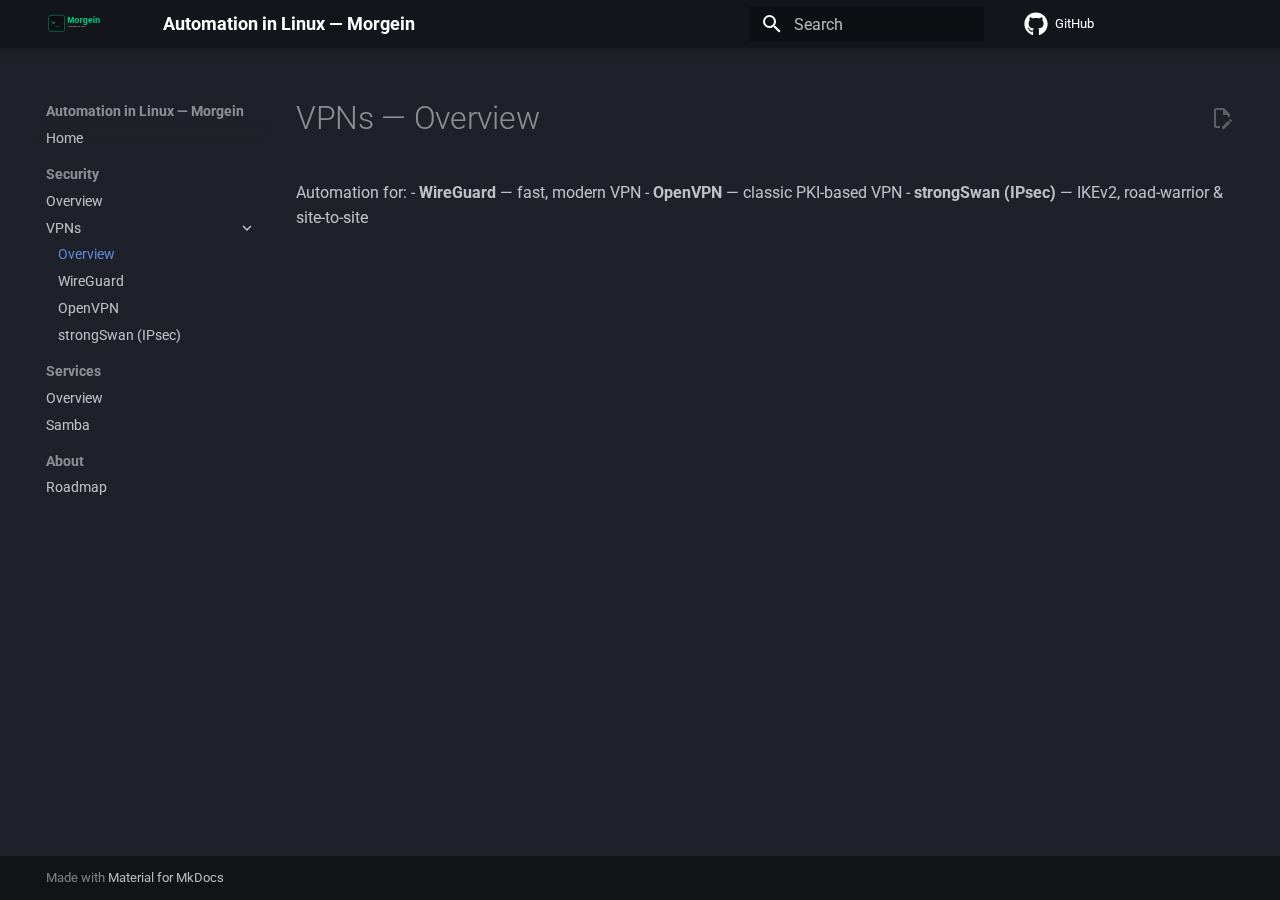
<file: security/VPNs/index.html>
<!doctype html>
<html lang="en" class="no-js">
  <head>
    
      <meta charset="utf-8">
      <meta name="viewport" content="width=device-width,initial-scale=1">
      
        <meta name="description" content="Morgein's hub for Linux automation tools">
      
      
      
      
        <link rel="prev" href="../">
      
      
        <link rel="next" href="wireguard/">
      
      
      <link rel="icon" href="../../assets/images/morgein-favicon.svg">
      <meta name="generator" content="mkdocs-1.6.1, mkdocs-material-9.6.18">
    
    
      
        <title>Overview - Automation in Linux — Morgein</title>
      
    
    
      <link rel="stylesheet" href="../../assets/stylesheets/main.7e37652d.min.css">
      
        
        <link rel="stylesheet" href="../../assets/stylesheets/palette.06af60db.min.css">
      
      


    
    
      
    
    
      
        
        
        <link rel="preconnect" href="https://fonts.gstatic.com" crossorigin>
        <link rel="stylesheet" href="https://fonts.googleapis.com/css?family=Roboto:300,300i,400,400i,700,700i%7CRoboto+Mono:400,400i,700,700i&display=fallback">
        <style>:root{--md-text-font:"Roboto";--md-code-font:"Roboto Mono"}</style>
      
    
    
      <link rel="stylesheet" href="../../assets/styles/morgein.css">
    
    <script>__md_scope=new URL("../..",location),__md_hash=e=>[...e].reduce(((e,_)=>(e<<5)-e+_.charCodeAt(0)),0),__md_get=(e,_=localStorage,t=__md_scope)=>JSON.parse(_.getItem(t.pathname+"."+e)),__md_set=(e,_,t=localStorage,a=__md_scope)=>{try{t.setItem(a.pathname+"."+e,JSON.stringify(_))}catch(e){}}</script>
    
      

    
    
    
  </head>
  
  
    
    
      
    
    
    
    
    <body dir="ltr" data-md-color-scheme="slate" data-md-color-primary="black" data-md-color-accent="green">
  
    
    <input class="md-toggle" data-md-toggle="drawer" type="checkbox" id="__drawer" autocomplete="off">
    <input class="md-toggle" data-md-toggle="search" type="checkbox" id="__search" autocomplete="off">
    <label class="md-overlay" for="__drawer"></label>
    <div data-md-component="skip">
      
        
        <a href="#vpns-overview" class="md-skip">
          Skip to content
        </a>
      
    </div>
    <div data-md-component="announce">
      
    </div>
    
    
      

  

<header class="md-header md-header--shadow" data-md-component="header">
  <nav class="md-header__inner md-grid" aria-label="Header">
    <a href="../.." title="Automation in Linux — Morgein" class="md-header__button md-logo" aria-label="Automation in Linux — Morgein" data-md-component="logo">
      
  <img src="../../assets/images/morgein-logo.svg" alt="logo">

    </a>
    <label class="md-header__button md-icon" for="__drawer">
      
      <svg xmlns="http://www.w3.org/2000/svg" viewBox="0 0 24 24"><path d="M3 6h18v2H3zm0 5h18v2H3zm0 5h18v2H3z"/></svg>
    </label>
    <div class="md-header__title" data-md-component="header-title">
      <div class="md-header__ellipsis">
        <div class="md-header__topic">
          <span class="md-ellipsis">
            Automation in Linux — Morgein
          </span>
        </div>
        <div class="md-header__topic" data-md-component="header-topic">
          <span class="md-ellipsis">
            
              Overview
            
          </span>
        </div>
      </div>
    </div>
    
      
        <form class="md-header__option" data-md-component="palette">
  
    
    
    
    <input class="md-option" data-md-color-media="(prefers-color-scheme)" data-md-color-scheme="slate" data-md-color-primary="black" data-md-color-accent="green"  aria-hidden="true"  type="radio" name="__palette" id="__palette_0">
    
  
</form>
      
    
    
      <script>var palette=__md_get("__palette");if(palette&&palette.color){if("(prefers-color-scheme)"===palette.color.media){var media=matchMedia("(prefers-color-scheme: light)"),input=document.querySelector(media.matches?"[data-md-color-media='(prefers-color-scheme: light)']":"[data-md-color-media='(prefers-color-scheme: dark)']");palette.color.media=input.getAttribute("data-md-color-media"),palette.color.scheme=input.getAttribute("data-md-color-scheme"),palette.color.primary=input.getAttribute("data-md-color-primary"),palette.color.accent=input.getAttribute("data-md-color-accent")}for(var[key,value]of Object.entries(palette.color))document.body.setAttribute("data-md-color-"+key,value)}</script>
    
    
    
      
      
        <label class="md-header__button md-icon" for="__search">
          
          <svg xmlns="http://www.w3.org/2000/svg" viewBox="0 0 24 24"><path d="M9.5 3A6.5 6.5 0 0 1 16 9.5c0 1.61-.59 3.09-1.56 4.23l.27.27h.79l5 5-1.5 1.5-5-5v-.79l-.27-.27A6.52 6.52 0 0 1 9.5 16 6.5 6.5 0 0 1 3 9.5 6.5 6.5 0 0 1 9.5 3m0 2C7 5 5 7 5 9.5S7 14 9.5 14 14 12 14 9.5 12 5 9.5 5"/></svg>
        </label>
        <div class="md-search" data-md-component="search" role="dialog">
  <label class="md-search__overlay" for="__search"></label>
  <div class="md-search__inner" role="search">
    <form class="md-search__form" name="search">
      <input type="text" class="md-search__input" name="query" aria-label="Search" placeholder="Search" autocapitalize="off" autocorrect="off" autocomplete="off" spellcheck="false" data-md-component="search-query" required>
      <label class="md-search__icon md-icon" for="__search">
        
        <svg xmlns="http://www.w3.org/2000/svg" viewBox="0 0 24 24"><path d="M9.5 3A6.5 6.5 0 0 1 16 9.5c0 1.61-.59 3.09-1.56 4.23l.27.27h.79l5 5-1.5 1.5-5-5v-.79l-.27-.27A6.52 6.52 0 0 1 9.5 16 6.5 6.5 0 0 1 3 9.5 6.5 6.5 0 0 1 9.5 3m0 2C7 5 5 7 5 9.5S7 14 9.5 14 14 12 14 9.5 12 5 9.5 5"/></svg>
        
        <svg xmlns="http://www.w3.org/2000/svg" viewBox="0 0 24 24"><path d="M20 11v2H8l5.5 5.5-1.42 1.42L4.16 12l7.92-7.92L13.5 5.5 8 11z"/></svg>
      </label>
      <nav class="md-search__options" aria-label="Search">
        
        <button type="reset" class="md-search__icon md-icon" title="Clear" aria-label="Clear" tabindex="-1">
          
          <svg xmlns="http://www.w3.org/2000/svg" viewBox="0 0 24 24"><path d="M19 6.41 17.59 5 12 10.59 6.41 5 5 6.41 10.59 12 5 17.59 6.41 19 12 13.41 17.59 19 19 17.59 13.41 12z"/></svg>
        </button>
      </nav>
      
    </form>
    <div class="md-search__output">
      <div class="md-search__scrollwrap" tabindex="0" data-md-scrollfix>
        <div class="md-search-result" data-md-component="search-result">
          <div class="md-search-result__meta">
            Initializing search
          </div>
          <ol class="md-search-result__list" role="presentation"></ol>
        </div>
      </div>
    </div>
  </div>
</div>
      
    
    
      <div class="md-header__source">
        <a href="https://github.com/Morgein/Automation-in-Linux" title="Go to repository" class="md-source" data-md-component="source">
  <div class="md-source__icon md-icon">
    
    <svg xmlns="http://www.w3.org/2000/svg" viewBox="0 0 512 512"><!--! Font Awesome Free 7.0.0 by @fontawesome - https://fontawesome.com License - https://fontawesome.com/license/free (Icons: CC BY 4.0, Fonts: SIL OFL 1.1, Code: MIT License) Copyright 2025 Fonticons, Inc.--><path fill="currentColor" d="M173.9 397.4c0 2-2.3 3.6-5.2 3.6-3.3.3-5.6-1.3-5.6-3.6 0-2 2.3-3.6 5.2-3.6 3-.3 5.6 1.3 5.6 3.6m-31.1-4.5c-.7 2 1.3 4.3 4.3 4.9 2.6 1 5.6 0 6.2-2s-1.3-4.3-4.3-5.2c-2.6-.7-5.5.3-6.2 2.3m44.2-1.7c-2.9.7-4.9 2.6-4.6 4.9.3 2 2.9 3.3 5.9 2.6 2.9-.7 4.9-2.6 4.6-4.6-.3-1.9-3-3.2-5.9-2.9M252.8 8C114.1 8 8 113.3 8 252c0 110.9 69.8 205.8 169.5 239.2 12.8 2.3 17.3-5.6 17.3-12.1 0-6.2-.3-40.4-.3-61.4 0 0-70 15-84.7-29.8 0 0-11.4-29.1-27.8-36.6 0 0-22.9-15.7 1.6-15.4 0 0 24.9 2 38.6 25.8 21.9 38.6 58.6 27.5 72.9 20.9 2.3-16 8.8-27.1 16-33.7-55.9-6.2-112.3-14.3-112.3-110.5 0-27.5 7.6-41.3 23.6-58.9-2.6-6.5-11.1-33.3 2.6-67.9 20.9-6.5 69 27 69 27 20-5.6 41.5-8.5 62.8-8.5s42.8 2.9 62.8 8.5c0 0 48.1-33.6 69-27 13.7 34.7 5.2 61.4 2.6 67.9 16 17.7 25.8 31.5 25.8 58.9 0 96.5-58.9 104.2-114.8 110.5 9.2 7.9 17 22.9 17 46.4 0 33.7-.3 75.4-.3 83.6 0 6.5 4.6 14.4 17.3 12.1C436.2 457.8 504 362.9 504 252 504 113.3 391.5 8 252.8 8M105.2 352.9c-1.3 1-1 3.3.7 5.2 1.6 1.6 3.9 2.3 5.2 1 1.3-1 1-3.3-.7-5.2-1.6-1.6-3.9-2.3-5.2-1m-10.8-8.1c-.7 1.3.3 2.9 2.3 3.9 1.6 1 3.6.7 4.3-.7.7-1.3-.3-2.9-2.3-3.9-2-.6-3.6-.3-4.3.7m32.4 35.6c-1.6 1.3-1 4.3 1.3 6.2 2.3 2.3 5.2 2.6 6.5 1 1.3-1.3.7-4.3-1.3-6.2-2.2-2.3-5.2-2.6-6.5-1m-11.4-14.7c-1.6 1-1.6 3.6 0 5.9s4.3 3.3 5.6 2.3c1.6-1.3 1.6-3.9 0-6.2-1.4-2.3-4-3.3-5.6-2"/></svg>
  </div>
  <div class="md-source__repository">
    GitHub
  </div>
</a>
      </div>
    
  </nav>
  
</header>
    
    <div class="md-container" data-md-component="container">
      
      
        
          
        
      
      <main class="md-main" data-md-component="main">
        <div class="md-main__inner md-grid">
          
            
              
              <div class="md-sidebar md-sidebar--primary" data-md-component="sidebar" data-md-type="navigation" >
                <div class="md-sidebar__scrollwrap">
                  <div class="md-sidebar__inner">
                    



  

<nav class="md-nav md-nav--primary md-nav--integrated" aria-label="Navigation" data-md-level="0">
  <label class="md-nav__title" for="__drawer">
    <a href="../.." title="Automation in Linux — Morgein" class="md-nav__button md-logo" aria-label="Automation in Linux — Morgein" data-md-component="logo">
      
  <img src="../../assets/images/morgein-logo.svg" alt="logo">

    </a>
    Automation in Linux — Morgein
  </label>
  
    <div class="md-nav__source">
      <a href="https://github.com/Morgein/Automation-in-Linux" title="Go to repository" class="md-source" data-md-component="source">
  <div class="md-source__icon md-icon">
    
    <svg xmlns="http://www.w3.org/2000/svg" viewBox="0 0 512 512"><!--! Font Awesome Free 7.0.0 by @fontawesome - https://fontawesome.com License - https://fontawesome.com/license/free (Icons: CC BY 4.0, Fonts: SIL OFL 1.1, Code: MIT License) Copyright 2025 Fonticons, Inc.--><path fill="currentColor" d="M173.9 397.4c0 2-2.3 3.6-5.2 3.6-3.3.3-5.6-1.3-5.6-3.6 0-2 2.3-3.6 5.2-3.6 3-.3 5.6 1.3 5.6 3.6m-31.1-4.5c-.7 2 1.3 4.3 4.3 4.9 2.6 1 5.6 0 6.2-2s-1.3-4.3-4.3-5.2c-2.6-.7-5.5.3-6.2 2.3m44.2-1.7c-2.9.7-4.9 2.6-4.6 4.9.3 2 2.9 3.3 5.9 2.6 2.9-.7 4.9-2.6 4.6-4.6-.3-1.9-3-3.2-5.9-2.9M252.8 8C114.1 8 8 113.3 8 252c0 110.9 69.8 205.8 169.5 239.2 12.8 2.3 17.3-5.6 17.3-12.1 0-6.2-.3-40.4-.3-61.4 0 0-70 15-84.7-29.8 0 0-11.4-29.1-27.8-36.6 0 0-22.9-15.7 1.6-15.4 0 0 24.9 2 38.6 25.8 21.9 38.6 58.6 27.5 72.9 20.9 2.3-16 8.8-27.1 16-33.7-55.9-6.2-112.3-14.3-112.3-110.5 0-27.5 7.6-41.3 23.6-58.9-2.6-6.5-11.1-33.3 2.6-67.9 20.9-6.5 69 27 69 27 20-5.6 41.5-8.5 62.8-8.5s42.8 2.9 62.8 8.5c0 0 48.1-33.6 69-27 13.7 34.7 5.2 61.4 2.6 67.9 16 17.7 25.8 31.5 25.8 58.9 0 96.5-58.9 104.2-114.8 110.5 9.2 7.9 17 22.9 17 46.4 0 33.7-.3 75.4-.3 83.6 0 6.5 4.6 14.4 17.3 12.1C436.2 457.8 504 362.9 504 252 504 113.3 391.5 8 252.8 8M105.2 352.9c-1.3 1-1 3.3.7 5.2 1.6 1.6 3.9 2.3 5.2 1 1.3-1 1-3.3-.7-5.2-1.6-1.6-3.9-2.3-5.2-1m-10.8-8.1c-.7 1.3.3 2.9 2.3 3.9 1.6 1 3.6.7 4.3-.7.7-1.3-.3-2.9-2.3-3.9-2-.6-3.6-.3-4.3.7m32.4 35.6c-1.6 1.3-1 4.3 1.3 6.2 2.3 2.3 5.2 2.6 6.5 1 1.3-1.3.7-4.3-1.3-6.2-2.2-2.3-5.2-2.6-6.5-1m-11.4-14.7c-1.6 1-1.6 3.6 0 5.9s4.3 3.3 5.6 2.3c1.6-1.3 1.6-3.9 0-6.2-1.4-2.3-4-3.3-5.6-2"/></svg>
  </div>
  <div class="md-source__repository">
    GitHub
  </div>
</a>
    </div>
  
  <ul class="md-nav__list" data-md-scrollfix>
    
      
      
  
  
  
  
    <li class="md-nav__item">
      <a href="../.." class="md-nav__link">
        
  
  
  <span class="md-ellipsis">
    Home
    
  </span>
  

      </a>
    </li>
  

    
      
      
  
  
    
  
  
  
    
    
    
    
      
        
        
      
    
    
    <li class="md-nav__item md-nav__item--active md-nav__item--section md-nav__item--nested">
      
        
        
        <input class="md-nav__toggle md-toggle " type="checkbox" id="__nav_2" checked>
        
          
          <label class="md-nav__link" for="__nav_2" id="__nav_2_label" tabindex="">
            
  
  
  <span class="md-ellipsis">
    Security
    
  </span>
  

            <span class="md-nav__icon md-icon"></span>
          </label>
        
        <nav class="md-nav" data-md-level="1" aria-labelledby="__nav_2_label" aria-expanded="true">
          <label class="md-nav__title" for="__nav_2">
            <span class="md-nav__icon md-icon"></span>
            Security
          </label>
          <ul class="md-nav__list" data-md-scrollfix>
            
              
                
  
  
  
  
    <li class="md-nav__item">
      <a href="../" class="md-nav__link">
        
  
  
  <span class="md-ellipsis">
    Overview
    
  </span>
  

      </a>
    </li>
  

              
            
              
                
  
  
    
  
  
  
    
    
    
    
      
    
    
    <li class="md-nav__item md-nav__item--active md-nav__item--nested">
      
        
        
        <input class="md-nav__toggle md-toggle " type="checkbox" id="__nav_2_2" checked>
        
          
          <label class="md-nav__link" for="__nav_2_2" id="__nav_2_2_label" tabindex="0">
            
  
  
  <span class="md-ellipsis">
    VPNs
    
  </span>
  

            <span class="md-nav__icon md-icon"></span>
          </label>
        
        <nav class="md-nav" data-md-level="2" aria-labelledby="__nav_2_2_label" aria-expanded="true">
          <label class="md-nav__title" for="__nav_2_2">
            <span class="md-nav__icon md-icon"></span>
            VPNs
          </label>
          <ul class="md-nav__list" data-md-scrollfix>
            
              
                
  
  
    
  
  
  
    <li class="md-nav__item md-nav__item--active">
      
      <input class="md-nav__toggle md-toggle" type="checkbox" id="__toc">
      
      
        
      
      
      <a href="./" class="md-nav__link md-nav__link--active">
        
  
  
  <span class="md-ellipsis">
    Overview
    
  </span>
  

      </a>
      
    </li>
  

              
            
              
                
  
  
  
  
    <li class="md-nav__item">
      <a href="wireguard/" class="md-nav__link">
        
  
  
  <span class="md-ellipsis">
    WireGuard
    
  </span>
  

      </a>
    </li>
  

              
            
              
                
  
  
  
  
    <li class="md-nav__item">
      <a href="openvpn/" class="md-nav__link">
        
  
  
  <span class="md-ellipsis">
    OpenVPN
    
  </span>
  

      </a>
    </li>
  

              
            
              
                
  
  
  
  
    <li class="md-nav__item">
      <a href="strongswan/" class="md-nav__link">
        
  
  
  <span class="md-ellipsis">
    strongSwan (IPsec)
    
  </span>
  

      </a>
    </li>
  

              
            
          </ul>
        </nav>
      
    </li>
  

              
            
          </ul>
        </nav>
      
    </li>
  

    
      
      
  
  
  
  
    
    
    
    
      
        
        
      
    
    
    <li class="md-nav__item md-nav__item--section md-nav__item--nested">
      
        
        
          
        
        <input class="md-nav__toggle md-toggle md-toggle--indeterminate" type="checkbox" id="__nav_3" >
        
          
          <label class="md-nav__link" for="__nav_3" id="__nav_3_label" tabindex="">
            
  
  
  <span class="md-ellipsis">
    Services
    
  </span>
  

            <span class="md-nav__icon md-icon"></span>
          </label>
        
        <nav class="md-nav" data-md-level="1" aria-labelledby="__nav_3_label" aria-expanded="false">
          <label class="md-nav__title" for="__nav_3">
            <span class="md-nav__icon md-icon"></span>
            Services
          </label>
          <ul class="md-nav__list" data-md-scrollfix>
            
              
                
  
  
  
  
    <li class="md-nav__item">
      <a href="../../services/" class="md-nav__link">
        
  
  
  <span class="md-ellipsis">
    Overview
    
  </span>
  

      </a>
    </li>
  

              
            
              
                
  
  
  
  
    <li class="md-nav__item">
      <a href="../../services/samba/" class="md-nav__link">
        
  
  
  <span class="md-ellipsis">
    Samba
    
  </span>
  

      </a>
    </li>
  

              
            
          </ul>
        </nav>
      
    </li>
  

    
      
      
  
  
  
  
    
    
    
    
      
        
        
      
    
    
    <li class="md-nav__item md-nav__item--section md-nav__item--nested">
      
        
        
          
        
        <input class="md-nav__toggle md-toggle md-toggle--indeterminate" type="checkbox" id="__nav_4" >
        
          
          <label class="md-nav__link" for="__nav_4" id="__nav_4_label" tabindex="">
            
  
  
  <span class="md-ellipsis">
    About
    
  </span>
  

            <span class="md-nav__icon md-icon"></span>
          </label>
        
        <nav class="md-nav" data-md-level="1" aria-labelledby="__nav_4_label" aria-expanded="false">
          <label class="md-nav__title" for="__nav_4">
            <span class="md-nav__icon md-icon"></span>
            About
          </label>
          <ul class="md-nav__list" data-md-scrollfix>
            
              
                
  
  
  
  
    <li class="md-nav__item">
      <a href="../../about/roadmap/" class="md-nav__link">
        
  
  
  <span class="md-ellipsis">
    Roadmap
    
  </span>
  

      </a>
    </li>
  

              
            
          </ul>
        </nav>
      
    </li>
  

    
  </ul>
</nav>
                  </div>
                </div>
              </div>
            
            
          
          
            <div class="md-content" data-md-component="content">
              <article class="md-content__inner md-typeset">
                
                  


  
    <a href="https://github.com/Morgein/Automation-in-Linux/edit/master/docs/security/VPNs/index.md" title="Edit this page" class="md-content__button md-icon" rel="edit">
      
      <svg xmlns="http://www.w3.org/2000/svg" viewBox="0 0 24 24"><path d="M10 20H6V4h7v5h5v3.1l2-2V8l-6-6H6c-1.1 0-2 .9-2 2v16c0 1.1.9 2 2 2h4zm10.2-7c.1 0 .3.1.4.2l1.3 1.3c.2.2.2.6 0 .8l-1 1-2.1-2.1 1-1c.1-.1.2-.2.4-.2m0 3.9L14.1 23H12v-2.1l6.1-6.1z"/></svg>
    </a>
  
  


<h1 id="vpns-overview">VPNs — Overview</h1>
<p>Automation for:
- <strong>WireGuard</strong> — fast, modern VPN
- <strong>OpenVPN</strong> — classic PKI-based VPN
- <strong>strongSwan (IPsec)</strong> — IKEv2, road‑warrior &amp; site‑to‑site</p>












                
              </article>
            </div>
          
          
<script>var target=document.getElementById(location.hash.slice(1));target&&target.name&&(target.checked=target.name.startsWith("__tabbed_"))</script>
        </div>
        
          <button type="button" class="md-top md-icon" data-md-component="top" hidden>
  
  <svg xmlns="http://www.w3.org/2000/svg" viewBox="0 0 24 24"><path d="M13 20h-2V8l-5.5 5.5-1.42-1.42L12 4.16l7.92 7.92-1.42 1.42L13 8z"/></svg>
  Back to top
</button>
        
      </main>
      
        <footer class="md-footer">
  
  <div class="md-footer-meta md-typeset">
    <div class="md-footer-meta__inner md-grid">
      <div class="md-copyright">
  
  
    Made with
    <a href="https://squidfunk.github.io/mkdocs-material/" target="_blank" rel="noopener">
      Material for MkDocs
    </a>
  
</div>
      
    </div>
  </div>
</footer>
      
    </div>
    <div class="md-dialog" data-md-component="dialog">
      <div class="md-dialog__inner md-typeset"></div>
    </div>
    
    
    
      
      <script id="__config" type="application/json">{"base": "../..", "features": ["navigation.sections", "navigation.expand", "navigation.top", "toc.integrate", "content.code.copy", "content.action.edit"], "search": "../../assets/javascripts/workers/search.973d3a69.min.js", "tags": null, "translations": {"clipboard.copied": "Copied to clipboard", "clipboard.copy": "Copy to clipboard", "search.result.more.one": "1 more on this page", "search.result.more.other": "# more on this page", "search.result.none": "No matching documents", "search.result.one": "1 matching document", "search.result.other": "# matching documents", "search.result.placeholder": "Type to start searching", "search.result.term.missing": "Missing", "select.version": "Select version"}, "version": null}</script>
    
    
      <script src="../../assets/javascripts/bundle.92b07e13.min.js"></script>
      
    
  </body>
</html>
</file>
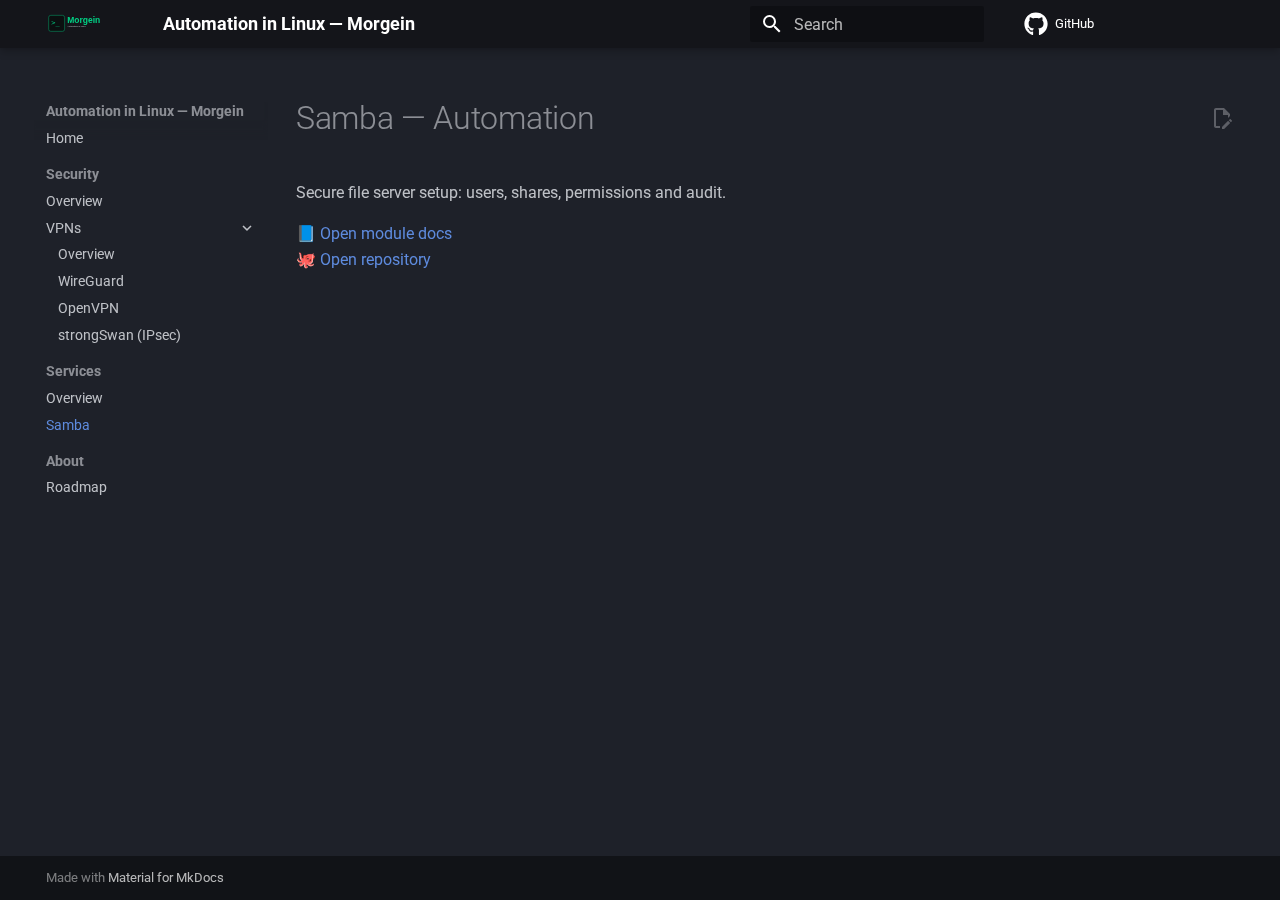
<file: services/samba/index.html>
<!doctype html>
<html lang="en" class="no-js">
  <head>
    
      <meta charset="utf-8">
      <meta name="viewport" content="width=device-width,initial-scale=1">
      
        <meta name="description" content="Morgein's hub for Linux automation tools">
      
      
      
      
        <link rel="prev" href="../">
      
      
        <link rel="next" href="../../about/roadmap/">
      
      
      <link rel="icon" href="../../assets/images/morgein-favicon.svg">
      <meta name="generator" content="mkdocs-1.6.1, mkdocs-material-9.6.18">
    
    
      
        <title>Samba - Automation in Linux — Morgein</title>
      
    
    
      <link rel="stylesheet" href="../../assets/stylesheets/main.7e37652d.min.css">
      
        
        <link rel="stylesheet" href="../../assets/stylesheets/palette.06af60db.min.css">
      
      


    
    
      
    
    
      
        
        
        <link rel="preconnect" href="https://fonts.gstatic.com" crossorigin>
        <link rel="stylesheet" href="https://fonts.googleapis.com/css?family=Roboto:300,300i,400,400i,700,700i%7CRoboto+Mono:400,400i,700,700i&display=fallback">
        <style>:root{--md-text-font:"Roboto";--md-code-font:"Roboto Mono"}</style>
      
    
    
      <link rel="stylesheet" href="../../assets/styles/morgein.css">
    
    <script>__md_scope=new URL("../..",location),__md_hash=e=>[...e].reduce(((e,_)=>(e<<5)-e+_.charCodeAt(0)),0),__md_get=(e,_=localStorage,t=__md_scope)=>JSON.parse(_.getItem(t.pathname+"."+e)),__md_set=(e,_,t=localStorage,a=__md_scope)=>{try{t.setItem(a.pathname+"."+e,JSON.stringify(_))}catch(e){}}</script>
    
      

    
    
    
  </head>
  
  
    
    
      
    
    
    
    
    <body dir="ltr" data-md-color-scheme="slate" data-md-color-primary="black" data-md-color-accent="green">
  
    
    <input class="md-toggle" data-md-toggle="drawer" type="checkbox" id="__drawer" autocomplete="off">
    <input class="md-toggle" data-md-toggle="search" type="checkbox" id="__search" autocomplete="off">
    <label class="md-overlay" for="__drawer"></label>
    <div data-md-component="skip">
      
        
        <a href="#samba-automation" class="md-skip">
          Skip to content
        </a>
      
    </div>
    <div data-md-component="announce">
      
    </div>
    
    
      

  

<header class="md-header md-header--shadow" data-md-component="header">
  <nav class="md-header__inner md-grid" aria-label="Header">
    <a href="../.." title="Automation in Linux — Morgein" class="md-header__button md-logo" aria-label="Automation in Linux — Morgein" data-md-component="logo">
      
  <img src="../../assets/images/morgein-logo.svg" alt="logo">

    </a>
    <label class="md-header__button md-icon" for="__drawer">
      
      <svg xmlns="http://www.w3.org/2000/svg" viewBox="0 0 24 24"><path d="M3 6h18v2H3zm0 5h18v2H3zm0 5h18v2H3z"/></svg>
    </label>
    <div class="md-header__title" data-md-component="header-title">
      <div class="md-header__ellipsis">
        <div class="md-header__topic">
          <span class="md-ellipsis">
            Automation in Linux — Morgein
          </span>
        </div>
        <div class="md-header__topic" data-md-component="header-topic">
          <span class="md-ellipsis">
            
              Samba
            
          </span>
        </div>
      </div>
    </div>
    
      
        <form class="md-header__option" data-md-component="palette">
  
    
    
    
    <input class="md-option" data-md-color-media="(prefers-color-scheme)" data-md-color-scheme="slate" data-md-color-primary="black" data-md-color-accent="green"  aria-hidden="true"  type="radio" name="__palette" id="__palette_0">
    
  
</form>
      
    
    
      <script>var palette=__md_get("__palette");if(palette&&palette.color){if("(prefers-color-scheme)"===palette.color.media){var media=matchMedia("(prefers-color-scheme: light)"),input=document.querySelector(media.matches?"[data-md-color-media='(prefers-color-scheme: light)']":"[data-md-color-media='(prefers-color-scheme: dark)']");palette.color.media=input.getAttribute("data-md-color-media"),palette.color.scheme=input.getAttribute("data-md-color-scheme"),palette.color.primary=input.getAttribute("data-md-color-primary"),palette.color.accent=input.getAttribute("data-md-color-accent")}for(var[key,value]of Object.entries(palette.color))document.body.setAttribute("data-md-color-"+key,value)}</script>
    
    
    
      
      
        <label class="md-header__button md-icon" for="__search">
          
          <svg xmlns="http://www.w3.org/2000/svg" viewBox="0 0 24 24"><path d="M9.5 3A6.5 6.5 0 0 1 16 9.5c0 1.61-.59 3.09-1.56 4.23l.27.27h.79l5 5-1.5 1.5-5-5v-.79l-.27-.27A6.52 6.52 0 0 1 9.5 16 6.5 6.5 0 0 1 3 9.5 6.5 6.5 0 0 1 9.5 3m0 2C7 5 5 7 5 9.5S7 14 9.5 14 14 12 14 9.5 12 5 9.5 5"/></svg>
        </label>
        <div class="md-search" data-md-component="search" role="dialog">
  <label class="md-search__overlay" for="__search"></label>
  <div class="md-search__inner" role="search">
    <form class="md-search__form" name="search">
      <input type="text" class="md-search__input" name="query" aria-label="Search" placeholder="Search" autocapitalize="off" autocorrect="off" autocomplete="off" spellcheck="false" data-md-component="search-query" required>
      <label class="md-search__icon md-icon" for="__search">
        
        <svg xmlns="http://www.w3.org/2000/svg" viewBox="0 0 24 24"><path d="M9.5 3A6.5 6.5 0 0 1 16 9.5c0 1.61-.59 3.09-1.56 4.23l.27.27h.79l5 5-1.5 1.5-5-5v-.79l-.27-.27A6.52 6.52 0 0 1 9.5 16 6.5 6.5 0 0 1 3 9.5 6.5 6.5 0 0 1 9.5 3m0 2C7 5 5 7 5 9.5S7 14 9.5 14 14 12 14 9.5 12 5 9.5 5"/></svg>
        
        <svg xmlns="http://www.w3.org/2000/svg" viewBox="0 0 24 24"><path d="M20 11v2H8l5.5 5.5-1.42 1.42L4.16 12l7.92-7.92L13.5 5.5 8 11z"/></svg>
      </label>
      <nav class="md-search__options" aria-label="Search">
        
        <button type="reset" class="md-search__icon md-icon" title="Clear" aria-label="Clear" tabindex="-1">
          
          <svg xmlns="http://www.w3.org/2000/svg" viewBox="0 0 24 24"><path d="M19 6.41 17.59 5 12 10.59 6.41 5 5 6.41 10.59 12 5 17.59 6.41 19 12 13.41 17.59 19 19 17.59 13.41 12z"/></svg>
        </button>
      </nav>
      
    </form>
    <div class="md-search__output">
      <div class="md-search__scrollwrap" tabindex="0" data-md-scrollfix>
        <div class="md-search-result" data-md-component="search-result">
          <div class="md-search-result__meta">
            Initializing search
          </div>
          <ol class="md-search-result__list" role="presentation"></ol>
        </div>
      </div>
    </div>
  </div>
</div>
      
    
    
      <div class="md-header__source">
        <a href="https://github.com/Morgein/Automation-in-Linux" title="Go to repository" class="md-source" data-md-component="source">
  <div class="md-source__icon md-icon">
    
    <svg xmlns="http://www.w3.org/2000/svg" viewBox="0 0 512 512"><!--! Font Awesome Free 7.0.0 by @fontawesome - https://fontawesome.com License - https://fontawesome.com/license/free (Icons: CC BY 4.0, Fonts: SIL OFL 1.1, Code: MIT License) Copyright 2025 Fonticons, Inc.--><path fill="currentColor" d="M173.9 397.4c0 2-2.3 3.6-5.2 3.6-3.3.3-5.6-1.3-5.6-3.6 0-2 2.3-3.6 5.2-3.6 3-.3 5.6 1.3 5.6 3.6m-31.1-4.5c-.7 2 1.3 4.3 4.3 4.9 2.6 1 5.6 0 6.2-2s-1.3-4.3-4.3-5.2c-2.6-.7-5.5.3-6.2 2.3m44.2-1.7c-2.9.7-4.9 2.6-4.6 4.9.3 2 2.9 3.3 5.9 2.6 2.9-.7 4.9-2.6 4.6-4.6-.3-1.9-3-3.2-5.9-2.9M252.8 8C114.1 8 8 113.3 8 252c0 110.9 69.8 205.8 169.5 239.2 12.8 2.3 17.3-5.6 17.3-12.1 0-6.2-.3-40.4-.3-61.4 0 0-70 15-84.7-29.8 0 0-11.4-29.1-27.8-36.6 0 0-22.9-15.7 1.6-15.4 0 0 24.9 2 38.6 25.8 21.9 38.6 58.6 27.5 72.9 20.9 2.3-16 8.8-27.1 16-33.7-55.9-6.2-112.3-14.3-112.3-110.5 0-27.5 7.6-41.3 23.6-58.9-2.6-6.5-11.1-33.3 2.6-67.9 20.9-6.5 69 27 69 27 20-5.6 41.5-8.5 62.8-8.5s42.8 2.9 62.8 8.5c0 0 48.1-33.6 69-27 13.7 34.7 5.2 61.4 2.6 67.9 16 17.7 25.8 31.5 25.8 58.9 0 96.5-58.9 104.2-114.8 110.5 9.2 7.9 17 22.9 17 46.4 0 33.7-.3 75.4-.3 83.6 0 6.5 4.6 14.4 17.3 12.1C436.2 457.8 504 362.9 504 252 504 113.3 391.5 8 252.8 8M105.2 352.9c-1.3 1-1 3.3.7 5.2 1.6 1.6 3.9 2.3 5.2 1 1.3-1 1-3.3-.7-5.2-1.6-1.6-3.9-2.3-5.2-1m-10.8-8.1c-.7 1.3.3 2.9 2.3 3.9 1.6 1 3.6.7 4.3-.7.7-1.3-.3-2.9-2.3-3.9-2-.6-3.6-.3-4.3.7m32.4 35.6c-1.6 1.3-1 4.3 1.3 6.2 2.3 2.3 5.2 2.6 6.5 1 1.3-1.3.7-4.3-1.3-6.2-2.2-2.3-5.2-2.6-6.5-1m-11.4-14.7c-1.6 1-1.6 3.6 0 5.9s4.3 3.3 5.6 2.3c1.6-1.3 1.6-3.9 0-6.2-1.4-2.3-4-3.3-5.6-2"/></svg>
  </div>
  <div class="md-source__repository">
    GitHub
  </div>
</a>
      </div>
    
  </nav>
  
</header>
    
    <div class="md-container" data-md-component="container">
      
      
        
          
        
      
      <main class="md-main" data-md-component="main">
        <div class="md-main__inner md-grid">
          
            
              
              <div class="md-sidebar md-sidebar--primary" data-md-component="sidebar" data-md-type="navigation" >
                <div class="md-sidebar__scrollwrap">
                  <div class="md-sidebar__inner">
                    



  

<nav class="md-nav md-nav--primary md-nav--integrated" aria-label="Navigation" data-md-level="0">
  <label class="md-nav__title" for="__drawer">
    <a href="../.." title="Automation in Linux — Morgein" class="md-nav__button md-logo" aria-label="Automation in Linux — Morgein" data-md-component="logo">
      
  <img src="../../assets/images/morgein-logo.svg" alt="logo">

    </a>
    Automation in Linux — Morgein
  </label>
  
    <div class="md-nav__source">
      <a href="https://github.com/Morgein/Automation-in-Linux" title="Go to repository" class="md-source" data-md-component="source">
  <div class="md-source__icon md-icon">
    
    <svg xmlns="http://www.w3.org/2000/svg" viewBox="0 0 512 512"><!--! Font Awesome Free 7.0.0 by @fontawesome - https://fontawesome.com License - https://fontawesome.com/license/free (Icons: CC BY 4.0, Fonts: SIL OFL 1.1, Code: MIT License) Copyright 2025 Fonticons, Inc.--><path fill="currentColor" d="M173.9 397.4c0 2-2.3 3.6-5.2 3.6-3.3.3-5.6-1.3-5.6-3.6 0-2 2.3-3.6 5.2-3.6 3-.3 5.6 1.3 5.6 3.6m-31.1-4.5c-.7 2 1.3 4.3 4.3 4.9 2.6 1 5.6 0 6.2-2s-1.3-4.3-4.3-5.2c-2.6-.7-5.5.3-6.2 2.3m44.2-1.7c-2.9.7-4.9 2.6-4.6 4.9.3 2 2.9 3.3 5.9 2.6 2.9-.7 4.9-2.6 4.6-4.6-.3-1.9-3-3.2-5.9-2.9M252.8 8C114.1 8 8 113.3 8 252c0 110.9 69.8 205.8 169.5 239.2 12.8 2.3 17.3-5.6 17.3-12.1 0-6.2-.3-40.4-.3-61.4 0 0-70 15-84.7-29.8 0 0-11.4-29.1-27.8-36.6 0 0-22.9-15.7 1.6-15.4 0 0 24.9 2 38.6 25.8 21.9 38.6 58.6 27.5 72.9 20.9 2.3-16 8.8-27.1 16-33.7-55.9-6.2-112.3-14.3-112.3-110.5 0-27.5 7.6-41.3 23.6-58.9-2.6-6.5-11.1-33.3 2.6-67.9 20.9-6.5 69 27 69 27 20-5.6 41.5-8.5 62.8-8.5s42.8 2.9 62.8 8.5c0 0 48.1-33.6 69-27 13.7 34.7 5.2 61.4 2.6 67.9 16 17.7 25.8 31.5 25.8 58.9 0 96.5-58.9 104.2-114.8 110.5 9.2 7.9 17 22.9 17 46.4 0 33.7-.3 75.4-.3 83.6 0 6.5 4.6 14.4 17.3 12.1C436.2 457.8 504 362.9 504 252 504 113.3 391.5 8 252.8 8M105.2 352.9c-1.3 1-1 3.3.7 5.2 1.6 1.6 3.9 2.3 5.2 1 1.3-1 1-3.3-.7-5.2-1.6-1.6-3.9-2.3-5.2-1m-10.8-8.1c-.7 1.3.3 2.9 2.3 3.9 1.6 1 3.6.7 4.3-.7.7-1.3-.3-2.9-2.3-3.9-2-.6-3.6-.3-4.3.7m32.4 35.6c-1.6 1.3-1 4.3 1.3 6.2 2.3 2.3 5.2 2.6 6.5 1 1.3-1.3.7-4.3-1.3-6.2-2.2-2.3-5.2-2.6-6.5-1m-11.4-14.7c-1.6 1-1.6 3.6 0 5.9s4.3 3.3 5.6 2.3c1.6-1.3 1.6-3.9 0-6.2-1.4-2.3-4-3.3-5.6-2"/></svg>
  </div>
  <div class="md-source__repository">
    GitHub
  </div>
</a>
    </div>
  
  <ul class="md-nav__list" data-md-scrollfix>
    
      
      
  
  
  
  
    <li class="md-nav__item">
      <a href="../.." class="md-nav__link">
        
  
  
  <span class="md-ellipsis">
    Home
    
  </span>
  

      </a>
    </li>
  

    
      
      
  
  
  
  
    
    
    
    
      
        
        
      
    
    
    <li class="md-nav__item md-nav__item--section md-nav__item--nested">
      
        
        
          
        
        <input class="md-nav__toggle md-toggle md-toggle--indeterminate" type="checkbox" id="__nav_2" >
        
          
          <label class="md-nav__link" for="__nav_2" id="__nav_2_label" tabindex="">
            
  
  
  <span class="md-ellipsis">
    Security
    
  </span>
  

            <span class="md-nav__icon md-icon"></span>
          </label>
        
        <nav class="md-nav" data-md-level="1" aria-labelledby="__nav_2_label" aria-expanded="false">
          <label class="md-nav__title" for="__nav_2">
            <span class="md-nav__icon md-icon"></span>
            Security
          </label>
          <ul class="md-nav__list" data-md-scrollfix>
            
              
                
  
  
  
  
    <li class="md-nav__item">
      <a href="../../security/" class="md-nav__link">
        
  
  
  <span class="md-ellipsis">
    Overview
    
  </span>
  

      </a>
    </li>
  

              
            
              
                
  
  
  
  
    
    
    
    
      
    
    
    <li class="md-nav__item md-nav__item--nested">
      
        
        
          
        
        <input class="md-nav__toggle md-toggle md-toggle--indeterminate" type="checkbox" id="__nav_2_2" >
        
          
          <label class="md-nav__link" for="__nav_2_2" id="__nav_2_2_label" tabindex="0">
            
  
  
  <span class="md-ellipsis">
    VPNs
    
  </span>
  

            <span class="md-nav__icon md-icon"></span>
          </label>
        
        <nav class="md-nav" data-md-level="2" aria-labelledby="__nav_2_2_label" aria-expanded="false">
          <label class="md-nav__title" for="__nav_2_2">
            <span class="md-nav__icon md-icon"></span>
            VPNs
          </label>
          <ul class="md-nav__list" data-md-scrollfix>
            
              
                
  
  
  
  
    <li class="md-nav__item">
      <a href="../../security/VPNs/" class="md-nav__link">
        
  
  
  <span class="md-ellipsis">
    Overview
    
  </span>
  

      </a>
    </li>
  

              
            
              
                
  
  
  
  
    <li class="md-nav__item">
      <a href="../../security/VPNs/wireguard/" class="md-nav__link">
        
  
  
  <span class="md-ellipsis">
    WireGuard
    
  </span>
  

      </a>
    </li>
  

              
            
              
                
  
  
  
  
    <li class="md-nav__item">
      <a href="../../security/VPNs/openvpn/" class="md-nav__link">
        
  
  
  <span class="md-ellipsis">
    OpenVPN
    
  </span>
  

      </a>
    </li>
  

              
            
              
                
  
  
  
  
    <li class="md-nav__item">
      <a href="../../security/VPNs/strongswan/" class="md-nav__link">
        
  
  
  <span class="md-ellipsis">
    strongSwan (IPsec)
    
  </span>
  

      </a>
    </li>
  

              
            
          </ul>
        </nav>
      
    </li>
  

              
            
          </ul>
        </nav>
      
    </li>
  

    
      
      
  
  
    
  
  
  
    
    
    
    
      
        
        
      
    
    
    <li class="md-nav__item md-nav__item--active md-nav__item--section md-nav__item--nested">
      
        
        
        <input class="md-nav__toggle md-toggle " type="checkbox" id="__nav_3" checked>
        
          
          <label class="md-nav__link" for="__nav_3" id="__nav_3_label" tabindex="">
            
  
  
  <span class="md-ellipsis">
    Services
    
  </span>
  

            <span class="md-nav__icon md-icon"></span>
          </label>
        
        <nav class="md-nav" data-md-level="1" aria-labelledby="__nav_3_label" aria-expanded="true">
          <label class="md-nav__title" for="__nav_3">
            <span class="md-nav__icon md-icon"></span>
            Services
          </label>
          <ul class="md-nav__list" data-md-scrollfix>
            
              
                
  
  
  
  
    <li class="md-nav__item">
      <a href="../" class="md-nav__link">
        
  
  
  <span class="md-ellipsis">
    Overview
    
  </span>
  

      </a>
    </li>
  

              
            
              
                
  
  
    
  
  
  
    <li class="md-nav__item md-nav__item--active">
      
      <input class="md-nav__toggle md-toggle" type="checkbox" id="__toc">
      
      
        
      
      
      <a href="./" class="md-nav__link md-nav__link--active">
        
  
  
  <span class="md-ellipsis">
    Samba
    
  </span>
  

      </a>
      
    </li>
  

              
            
          </ul>
        </nav>
      
    </li>
  

    
      
      
  
  
  
  
    
    
    
    
      
        
        
      
    
    
    <li class="md-nav__item md-nav__item--section md-nav__item--nested">
      
        
        
          
        
        <input class="md-nav__toggle md-toggle md-toggle--indeterminate" type="checkbox" id="__nav_4" >
        
          
          <label class="md-nav__link" for="__nav_4" id="__nav_4_label" tabindex="">
            
  
  
  <span class="md-ellipsis">
    About
    
  </span>
  

            <span class="md-nav__icon md-icon"></span>
          </label>
        
        <nav class="md-nav" data-md-level="1" aria-labelledby="__nav_4_label" aria-expanded="false">
          <label class="md-nav__title" for="__nav_4">
            <span class="md-nav__icon md-icon"></span>
            About
          </label>
          <ul class="md-nav__list" data-md-scrollfix>
            
              
                
  
  
  
  
    <li class="md-nav__item">
      <a href="../../about/roadmap/" class="md-nav__link">
        
  
  
  <span class="md-ellipsis">
    Roadmap
    
  </span>
  

      </a>
    </li>
  

              
            
          </ul>
        </nav>
      
    </li>
  

    
  </ul>
</nav>
                  </div>
                </div>
              </div>
            
            
          
          
            <div class="md-content" data-md-component="content">
              <article class="md-content__inner md-typeset">
                
                  


  
    <a href="https://github.com/Morgein/Automation-in-Linux/edit/master/docs/services/samba.md" title="Edit this page" class="md-content__button md-icon" rel="edit">
      
      <svg xmlns="http://www.w3.org/2000/svg" viewBox="0 0 24 24"><path d="M10 20H6V4h7v5h5v3.1l2-2V8l-6-6H6c-1.1 0-2 .9-2 2v16c0 1.1.9 2 2 2h4zm10.2-7c.1 0 .3.1.4.2l1.3 1.3c.2.2.2.6 0 .8l-1 1-2.1-2.1 1-1c.1-.1.2-.2.4-.2m0 3.9L14.1 23H12v-2.1l6.1-6.1z"/></svg>
    </a>
  
  


<h1 id="samba-automation">Samba — Automation</h1>
<p>Secure file server setup: users, shares, permissions and audit.</p>
<p><a href="https://YOUR_USERNAME.github.io/auto-samba/">📘 Open module docs</a><br />
<a href="https://github.com/YOUR_USERNAME/auto-samba">🐙 Open repository</a></p>












                
              </article>
            </div>
          
          
<script>var target=document.getElementById(location.hash.slice(1));target&&target.name&&(target.checked=target.name.startsWith("__tabbed_"))</script>
        </div>
        
          <button type="button" class="md-top md-icon" data-md-component="top" hidden>
  
  <svg xmlns="http://www.w3.org/2000/svg" viewBox="0 0 24 24"><path d="M13 20h-2V8l-5.5 5.5-1.42-1.42L12 4.16l7.92 7.92-1.42 1.42L13 8z"/></svg>
  Back to top
</button>
        
      </main>
      
        <footer class="md-footer">
  
  <div class="md-footer-meta md-typeset">
    <div class="md-footer-meta__inner md-grid">
      <div class="md-copyright">
  
  
    Made with
    <a href="https://squidfunk.github.io/mkdocs-material/" target="_blank" rel="noopener">
      Material for MkDocs
    </a>
  
</div>
      
    </div>
  </div>
</footer>
      
    </div>
    <div class="md-dialog" data-md-component="dialog">
      <div class="md-dialog__inner md-typeset"></div>
    </div>
    
    
    
      
      <script id="__config" type="application/json">{"base": "../..", "features": ["navigation.sections", "navigation.expand", "navigation.top", "toc.integrate", "content.code.copy", "content.action.edit"], "search": "../../assets/javascripts/workers/search.973d3a69.min.js", "tags": null, "translations": {"clipboard.copied": "Copied to clipboard", "clipboard.copy": "Copy to clipboard", "search.result.more.one": "1 more on this page", "search.result.more.other": "# more on this page", "search.result.none": "No matching documents", "search.result.one": "1 matching document", "search.result.other": "# matching documents", "search.result.placeholder": "Type to start searching", "search.result.term.missing": "Missing", "select.version": "Select version"}, "version": null}</script>
    
    
      <script src="../../assets/javascripts/bundle.92b07e13.min.js"></script>
      
    
  </body>
</html>
</file>
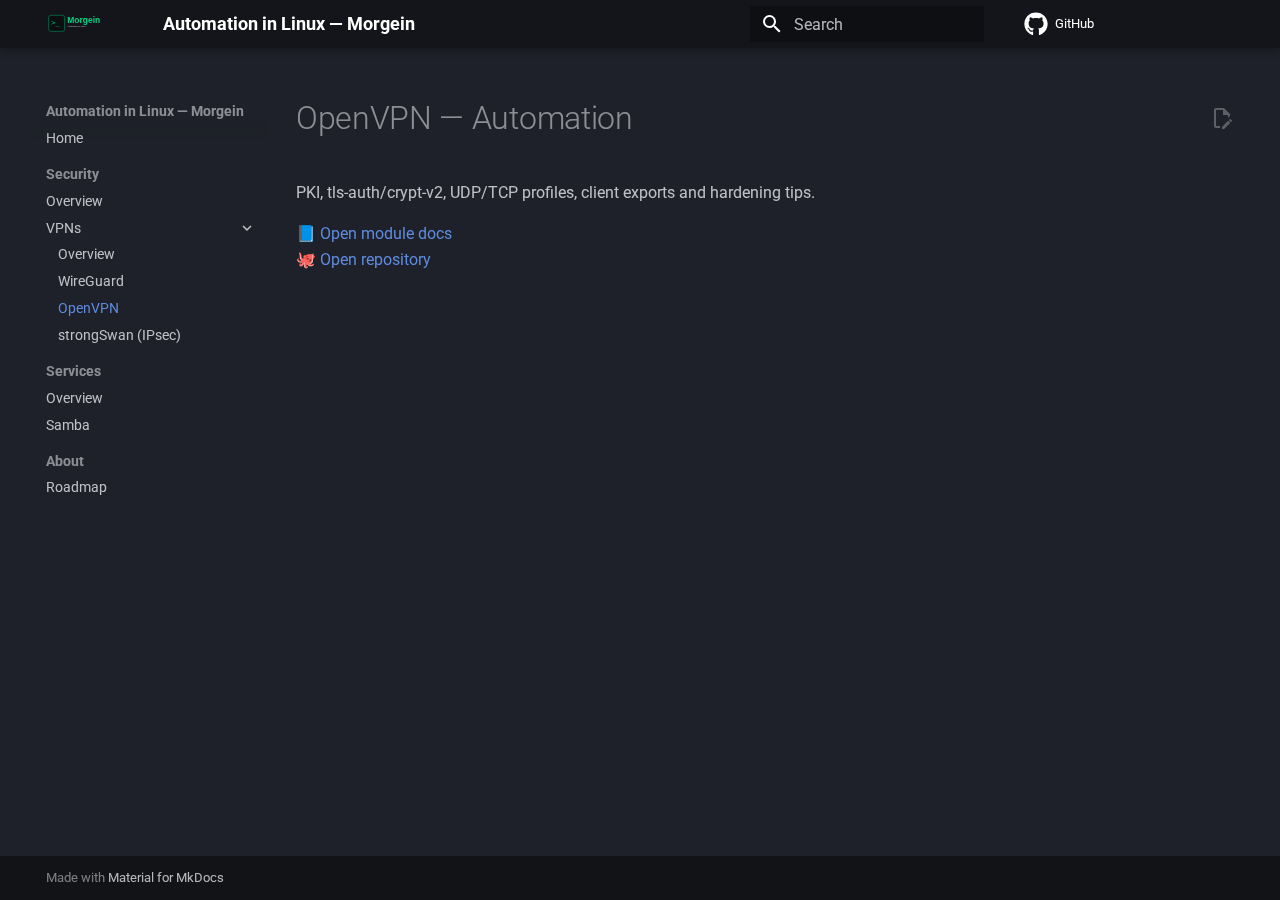
<file: security/VPNs/openvpn/index.html>
<!doctype html>
<html lang="en" class="no-js">
  <head>
    
      <meta charset="utf-8">
      <meta name="viewport" content="width=device-width,initial-scale=1">
      
        <meta name="description" content="Morgein's hub for Linux automation tools">
      
      
      
      
        <link rel="prev" href="../wireguard/">
      
      
        <link rel="next" href="../strongswan/">
      
      
      <link rel="icon" href="../../../assets/images/morgein-favicon.svg">
      <meta name="generator" content="mkdocs-1.6.1, mkdocs-material-9.6.18">
    
    
      
        <title>OpenVPN - Automation in Linux — Morgein</title>
      
    
    
      <link rel="stylesheet" href="../../../assets/stylesheets/main.7e37652d.min.css">
      
        
        <link rel="stylesheet" href="../../../assets/stylesheets/palette.06af60db.min.css">
      
      


    
    
      
    
    
      
        
        
        <link rel="preconnect" href="https://fonts.gstatic.com" crossorigin>
        <link rel="stylesheet" href="https://fonts.googleapis.com/css?family=Roboto:300,300i,400,400i,700,700i%7CRoboto+Mono:400,400i,700,700i&display=fallback">
        <style>:root{--md-text-font:"Roboto";--md-code-font:"Roboto Mono"}</style>
      
    
    
      <link rel="stylesheet" href="../../../assets/styles/morgein.css">
    
    <script>__md_scope=new URL("../../..",location),__md_hash=e=>[...e].reduce(((e,_)=>(e<<5)-e+_.charCodeAt(0)),0),__md_get=(e,_=localStorage,t=__md_scope)=>JSON.parse(_.getItem(t.pathname+"."+e)),__md_set=(e,_,t=localStorage,a=__md_scope)=>{try{t.setItem(a.pathname+"."+e,JSON.stringify(_))}catch(e){}}</script>
    
      

    
    
    
  </head>
  
  
    
    
      
    
    
    
    
    <body dir="ltr" data-md-color-scheme="slate" data-md-color-primary="black" data-md-color-accent="green">
  
    
    <input class="md-toggle" data-md-toggle="drawer" type="checkbox" id="__drawer" autocomplete="off">
    <input class="md-toggle" data-md-toggle="search" type="checkbox" id="__search" autocomplete="off">
    <label class="md-overlay" for="__drawer"></label>
    <div data-md-component="skip">
      
        
        <a href="#openvpn-automation" class="md-skip">
          Skip to content
        </a>
      
    </div>
    <div data-md-component="announce">
      
    </div>
    
    
      

  

<header class="md-header md-header--shadow" data-md-component="header">
  <nav class="md-header__inner md-grid" aria-label="Header">
    <a href="../../.." title="Automation in Linux — Morgein" class="md-header__button md-logo" aria-label="Automation in Linux — Morgein" data-md-component="logo">
      
  <img src="../../../assets/images/morgein-logo.svg" alt="logo">

    </a>
    <label class="md-header__button md-icon" for="__drawer">
      
      <svg xmlns="http://www.w3.org/2000/svg" viewBox="0 0 24 24"><path d="M3 6h18v2H3zm0 5h18v2H3zm0 5h18v2H3z"/></svg>
    </label>
    <div class="md-header__title" data-md-component="header-title">
      <div class="md-header__ellipsis">
        <div class="md-header__topic">
          <span class="md-ellipsis">
            Automation in Linux — Morgein
          </span>
        </div>
        <div class="md-header__topic" data-md-component="header-topic">
          <span class="md-ellipsis">
            
              OpenVPN
            
          </span>
        </div>
      </div>
    </div>
    
      
        <form class="md-header__option" data-md-component="palette">
  
    
    
    
    <input class="md-option" data-md-color-media="(prefers-color-scheme)" data-md-color-scheme="slate" data-md-color-primary="black" data-md-color-accent="green"  aria-hidden="true"  type="radio" name="__palette" id="__palette_0">
    
  
</form>
      
    
    
      <script>var palette=__md_get("__palette");if(palette&&palette.color){if("(prefers-color-scheme)"===palette.color.media){var media=matchMedia("(prefers-color-scheme: light)"),input=document.querySelector(media.matches?"[data-md-color-media='(prefers-color-scheme: light)']":"[data-md-color-media='(prefers-color-scheme: dark)']");palette.color.media=input.getAttribute("data-md-color-media"),palette.color.scheme=input.getAttribute("data-md-color-scheme"),palette.color.primary=input.getAttribute("data-md-color-primary"),palette.color.accent=input.getAttribute("data-md-color-accent")}for(var[key,value]of Object.entries(palette.color))document.body.setAttribute("data-md-color-"+key,value)}</script>
    
    
    
      
      
        <label class="md-header__button md-icon" for="__search">
          
          <svg xmlns="http://www.w3.org/2000/svg" viewBox="0 0 24 24"><path d="M9.5 3A6.5 6.5 0 0 1 16 9.5c0 1.61-.59 3.09-1.56 4.23l.27.27h.79l5 5-1.5 1.5-5-5v-.79l-.27-.27A6.52 6.52 0 0 1 9.5 16 6.5 6.5 0 0 1 3 9.5 6.5 6.5 0 0 1 9.5 3m0 2C7 5 5 7 5 9.5S7 14 9.5 14 14 12 14 9.5 12 5 9.5 5"/></svg>
        </label>
        <div class="md-search" data-md-component="search" role="dialog">
  <label class="md-search__overlay" for="__search"></label>
  <div class="md-search__inner" role="search">
    <form class="md-search__form" name="search">
      <input type="text" class="md-search__input" name="query" aria-label="Search" placeholder="Search" autocapitalize="off" autocorrect="off" autocomplete="off" spellcheck="false" data-md-component="search-query" required>
      <label class="md-search__icon md-icon" for="__search">
        
        <svg xmlns="http://www.w3.org/2000/svg" viewBox="0 0 24 24"><path d="M9.5 3A6.5 6.5 0 0 1 16 9.5c0 1.61-.59 3.09-1.56 4.23l.27.27h.79l5 5-1.5 1.5-5-5v-.79l-.27-.27A6.52 6.52 0 0 1 9.5 16 6.5 6.5 0 0 1 3 9.5 6.5 6.5 0 0 1 9.5 3m0 2C7 5 5 7 5 9.5S7 14 9.5 14 14 12 14 9.5 12 5 9.5 5"/></svg>
        
        <svg xmlns="http://www.w3.org/2000/svg" viewBox="0 0 24 24"><path d="M20 11v2H8l5.5 5.5-1.42 1.42L4.16 12l7.92-7.92L13.5 5.5 8 11z"/></svg>
      </label>
      <nav class="md-search__options" aria-label="Search">
        
        <button type="reset" class="md-search__icon md-icon" title="Clear" aria-label="Clear" tabindex="-1">
          
          <svg xmlns="http://www.w3.org/2000/svg" viewBox="0 0 24 24"><path d="M19 6.41 17.59 5 12 10.59 6.41 5 5 6.41 10.59 12 5 17.59 6.41 19 12 13.41 17.59 19 19 17.59 13.41 12z"/></svg>
        </button>
      </nav>
      
    </form>
    <div class="md-search__output">
      <div class="md-search__scrollwrap" tabindex="0" data-md-scrollfix>
        <div class="md-search-result" data-md-component="search-result">
          <div class="md-search-result__meta">
            Initializing search
          </div>
          <ol class="md-search-result__list" role="presentation"></ol>
        </div>
      </div>
    </div>
  </div>
</div>
      
    
    
      <div class="md-header__source">
        <a href="https://github.com/YOUR_USERNAME/Automation-in-Linux" title="Go to repository" class="md-source" data-md-component="source">
  <div class="md-source__icon md-icon">
    
    <svg xmlns="http://www.w3.org/2000/svg" viewBox="0 0 512 512"><!--! Font Awesome Free 7.0.0 by @fontawesome - https://fontawesome.com License - https://fontawesome.com/license/free (Icons: CC BY 4.0, Fonts: SIL OFL 1.1, Code: MIT License) Copyright 2025 Fonticons, Inc.--><path fill="currentColor" d="M173.9 397.4c0 2-2.3 3.6-5.2 3.6-3.3.3-5.6-1.3-5.6-3.6 0-2 2.3-3.6 5.2-3.6 3-.3 5.6 1.3 5.6 3.6m-31.1-4.5c-.7 2 1.3 4.3 4.3 4.9 2.6 1 5.6 0 6.2-2s-1.3-4.3-4.3-5.2c-2.6-.7-5.5.3-6.2 2.3m44.2-1.7c-2.9.7-4.9 2.6-4.6 4.9.3 2 2.9 3.3 5.9 2.6 2.9-.7 4.9-2.6 4.6-4.6-.3-1.9-3-3.2-5.9-2.9M252.8 8C114.1 8 8 113.3 8 252c0 110.9 69.8 205.8 169.5 239.2 12.8 2.3 17.3-5.6 17.3-12.1 0-6.2-.3-40.4-.3-61.4 0 0-70 15-84.7-29.8 0 0-11.4-29.1-27.8-36.6 0 0-22.9-15.7 1.6-15.4 0 0 24.9 2 38.6 25.8 21.9 38.6 58.6 27.5 72.9 20.9 2.3-16 8.8-27.1 16-33.7-55.9-6.2-112.3-14.3-112.3-110.5 0-27.5 7.6-41.3 23.6-58.9-2.6-6.5-11.1-33.3 2.6-67.9 20.9-6.5 69 27 69 27 20-5.6 41.5-8.5 62.8-8.5s42.8 2.9 62.8 8.5c0 0 48.1-33.6 69-27 13.7 34.7 5.2 61.4 2.6 67.9 16 17.7 25.8 31.5 25.8 58.9 0 96.5-58.9 104.2-114.8 110.5 9.2 7.9 17 22.9 17 46.4 0 33.7-.3 75.4-.3 83.6 0 6.5 4.6 14.4 17.3 12.1C436.2 457.8 504 362.9 504 252 504 113.3 391.5 8 252.8 8M105.2 352.9c-1.3 1-1 3.3.7 5.2 1.6 1.6 3.9 2.3 5.2 1 1.3-1 1-3.3-.7-5.2-1.6-1.6-3.9-2.3-5.2-1m-10.8-8.1c-.7 1.3.3 2.9 2.3 3.9 1.6 1 3.6.7 4.3-.7.7-1.3-.3-2.9-2.3-3.9-2-.6-3.6-.3-4.3.7m32.4 35.6c-1.6 1.3-1 4.3 1.3 6.2 2.3 2.3 5.2 2.6 6.5 1 1.3-1.3.7-4.3-1.3-6.2-2.2-2.3-5.2-2.6-6.5-1m-11.4-14.7c-1.6 1-1.6 3.6 0 5.9s4.3 3.3 5.6 2.3c1.6-1.3 1.6-3.9 0-6.2-1.4-2.3-4-3.3-5.6-2"/></svg>
  </div>
  <div class="md-source__repository">
    GitHub
  </div>
</a>
      </div>
    
  </nav>
  
</header>
    
    <div class="md-container" data-md-component="container">
      
      
        
          
        
      
      <main class="md-main" data-md-component="main">
        <div class="md-main__inner md-grid">
          
            
              
              <div class="md-sidebar md-sidebar--primary" data-md-component="sidebar" data-md-type="navigation" >
                <div class="md-sidebar__scrollwrap">
                  <div class="md-sidebar__inner">
                    



  

<nav class="md-nav md-nav--primary md-nav--integrated" aria-label="Navigation" data-md-level="0">
  <label class="md-nav__title" for="__drawer">
    <a href="../../.." title="Automation in Linux — Morgein" class="md-nav__button md-logo" aria-label="Automation in Linux — Morgein" data-md-component="logo">
      
  <img src="../../../assets/images/morgein-logo.svg" alt="logo">

    </a>
    Automation in Linux — Morgein
  </label>
  
    <div class="md-nav__source">
      <a href="https://github.com/YOUR_USERNAME/Automation-in-Linux" title="Go to repository" class="md-source" data-md-component="source">
  <div class="md-source__icon md-icon">
    
    <svg xmlns="http://www.w3.org/2000/svg" viewBox="0 0 512 512"><!--! Font Awesome Free 7.0.0 by @fontawesome - https://fontawesome.com License - https://fontawesome.com/license/free (Icons: CC BY 4.0, Fonts: SIL OFL 1.1, Code: MIT License) Copyright 2025 Fonticons, Inc.--><path fill="currentColor" d="M173.9 397.4c0 2-2.3 3.6-5.2 3.6-3.3.3-5.6-1.3-5.6-3.6 0-2 2.3-3.6 5.2-3.6 3-.3 5.6 1.3 5.6 3.6m-31.1-4.5c-.7 2 1.3 4.3 4.3 4.9 2.6 1 5.6 0 6.2-2s-1.3-4.3-4.3-5.2c-2.6-.7-5.5.3-6.2 2.3m44.2-1.7c-2.9.7-4.9 2.6-4.6 4.9.3 2 2.9 3.3 5.9 2.6 2.9-.7 4.9-2.6 4.6-4.6-.3-1.9-3-3.2-5.9-2.9M252.8 8C114.1 8 8 113.3 8 252c0 110.9 69.8 205.8 169.5 239.2 12.8 2.3 17.3-5.6 17.3-12.1 0-6.2-.3-40.4-.3-61.4 0 0-70 15-84.7-29.8 0 0-11.4-29.1-27.8-36.6 0 0-22.9-15.7 1.6-15.4 0 0 24.9 2 38.6 25.8 21.9 38.6 58.6 27.5 72.9 20.9 2.3-16 8.8-27.1 16-33.7-55.9-6.2-112.3-14.3-112.3-110.5 0-27.5 7.6-41.3 23.6-58.9-2.6-6.5-11.1-33.3 2.6-67.9 20.9-6.5 69 27 69 27 20-5.6 41.5-8.5 62.8-8.5s42.8 2.9 62.8 8.5c0 0 48.1-33.6 69-27 13.7 34.7 5.2 61.4 2.6 67.9 16 17.7 25.8 31.5 25.8 58.9 0 96.5-58.9 104.2-114.8 110.5 9.2 7.9 17 22.9 17 46.4 0 33.7-.3 75.4-.3 83.6 0 6.5 4.6 14.4 17.3 12.1C436.2 457.8 504 362.9 504 252 504 113.3 391.5 8 252.8 8M105.2 352.9c-1.3 1-1 3.3.7 5.2 1.6 1.6 3.9 2.3 5.2 1 1.3-1 1-3.3-.7-5.2-1.6-1.6-3.9-2.3-5.2-1m-10.8-8.1c-.7 1.3.3 2.9 2.3 3.9 1.6 1 3.6.7 4.3-.7.7-1.3-.3-2.9-2.3-3.9-2-.6-3.6-.3-4.3.7m32.4 35.6c-1.6 1.3-1 4.3 1.3 6.2 2.3 2.3 5.2 2.6 6.5 1 1.3-1.3.7-4.3-1.3-6.2-2.2-2.3-5.2-2.6-6.5-1m-11.4-14.7c-1.6 1-1.6 3.6 0 5.9s4.3 3.3 5.6 2.3c1.6-1.3 1.6-3.9 0-6.2-1.4-2.3-4-3.3-5.6-2"/></svg>
  </div>
  <div class="md-source__repository">
    GitHub
  </div>
</a>
    </div>
  
  <ul class="md-nav__list" data-md-scrollfix>
    
      
      
  
  
  
  
    <li class="md-nav__item">
      <a href="../../.." class="md-nav__link">
        
  
  
  <span class="md-ellipsis">
    Home
    
  </span>
  

      </a>
    </li>
  

    
      
      
  
  
    
  
  
  
    
    
    
    
      
        
        
      
    
    
    <li class="md-nav__item md-nav__item--active md-nav__item--section md-nav__item--nested">
      
        
        
        <input class="md-nav__toggle md-toggle " type="checkbox" id="__nav_2" checked>
        
          
          <label class="md-nav__link" for="__nav_2" id="__nav_2_label" tabindex="">
            
  
  
  <span class="md-ellipsis">
    Security
    
  </span>
  

            <span class="md-nav__icon md-icon"></span>
          </label>
        
        <nav class="md-nav" data-md-level="1" aria-labelledby="__nav_2_label" aria-expanded="true">
          <label class="md-nav__title" for="__nav_2">
            <span class="md-nav__icon md-icon"></span>
            Security
          </label>
          <ul class="md-nav__list" data-md-scrollfix>
            
              
                
  
  
  
  
    <li class="md-nav__item">
      <a href="../../" class="md-nav__link">
        
  
  
  <span class="md-ellipsis">
    Overview
    
  </span>
  

      </a>
    </li>
  

              
            
              
                
  
  
    
  
  
  
    
    
    
    
      
    
    
    <li class="md-nav__item md-nav__item--active md-nav__item--nested">
      
        
        
        <input class="md-nav__toggle md-toggle " type="checkbox" id="__nav_2_2" checked>
        
          
          <label class="md-nav__link" for="__nav_2_2" id="__nav_2_2_label" tabindex="0">
            
  
  
  <span class="md-ellipsis">
    VPNs
    
  </span>
  

            <span class="md-nav__icon md-icon"></span>
          </label>
        
        <nav class="md-nav" data-md-level="2" aria-labelledby="__nav_2_2_label" aria-expanded="true">
          <label class="md-nav__title" for="__nav_2_2">
            <span class="md-nav__icon md-icon"></span>
            VPNs
          </label>
          <ul class="md-nav__list" data-md-scrollfix>
            
              
                
  
  
  
  
    <li class="md-nav__item">
      <a href="../" class="md-nav__link">
        
  
  
  <span class="md-ellipsis">
    Overview
    
  </span>
  

      </a>
    </li>
  

              
            
              
                
  
  
  
  
    <li class="md-nav__item">
      <a href="../wireguard/" class="md-nav__link">
        
  
  
  <span class="md-ellipsis">
    WireGuard
    
  </span>
  

      </a>
    </li>
  

              
            
              
                
  
  
    
  
  
  
    <li class="md-nav__item md-nav__item--active">
      
      <input class="md-nav__toggle md-toggle" type="checkbox" id="__toc">
      
      
        
      
      
      <a href="./" class="md-nav__link md-nav__link--active">
        
  
  
  <span class="md-ellipsis">
    OpenVPN
    
  </span>
  

      </a>
      
    </li>
  

              
            
              
                
  
  
  
  
    <li class="md-nav__item">
      <a href="../strongswan/" class="md-nav__link">
        
  
  
  <span class="md-ellipsis">
    strongSwan (IPsec)
    
  </span>
  

      </a>
    </li>
  

              
            
          </ul>
        </nav>
      
    </li>
  

              
            
          </ul>
        </nav>
      
    </li>
  

    
      
      
  
  
  
  
    
    
    
    
      
        
        
      
    
    
    <li class="md-nav__item md-nav__item--section md-nav__item--nested">
      
        
        
          
        
        <input class="md-nav__toggle md-toggle md-toggle--indeterminate" type="checkbox" id="__nav_3" >
        
          
          <label class="md-nav__link" for="__nav_3" id="__nav_3_label" tabindex="">
            
  
  
  <span class="md-ellipsis">
    Services
    
  </span>
  

            <span class="md-nav__icon md-icon"></span>
          </label>
        
        <nav class="md-nav" data-md-level="1" aria-labelledby="__nav_3_label" aria-expanded="false">
          <label class="md-nav__title" for="__nav_3">
            <span class="md-nav__icon md-icon"></span>
            Services
          </label>
          <ul class="md-nav__list" data-md-scrollfix>
            
              
                
  
  
  
  
    <li class="md-nav__item">
      <a href="../../../services/" class="md-nav__link">
        
  
  
  <span class="md-ellipsis">
    Overview
    
  </span>
  

      </a>
    </li>
  

              
            
              
                
  
  
  
  
    <li class="md-nav__item">
      <a href="../../../services/samba/" class="md-nav__link">
        
  
  
  <span class="md-ellipsis">
    Samba
    
  </span>
  

      </a>
    </li>
  

              
            
          </ul>
        </nav>
      
    </li>
  

    
      
      
  
  
  
  
    
    
    
    
      
        
        
      
    
    
    <li class="md-nav__item md-nav__item--section md-nav__item--nested">
      
        
        
          
        
        <input class="md-nav__toggle md-toggle md-toggle--indeterminate" type="checkbox" id="__nav_4" >
        
          
          <label class="md-nav__link" for="__nav_4" id="__nav_4_label" tabindex="">
            
  
  
  <span class="md-ellipsis">
    About
    
  </span>
  

            <span class="md-nav__icon md-icon"></span>
          </label>
        
        <nav class="md-nav" data-md-level="1" aria-labelledby="__nav_4_label" aria-expanded="false">
          <label class="md-nav__title" for="__nav_4">
            <span class="md-nav__icon md-icon"></span>
            About
          </label>
          <ul class="md-nav__list" data-md-scrollfix>
            
              
                
  
  
  
  
    <li class="md-nav__item">
      <a href="../../../about/roadmap/" class="md-nav__link">
        
  
  
  <span class="md-ellipsis">
    Roadmap
    
  </span>
  

      </a>
    </li>
  

              
            
          </ul>
        </nav>
      
    </li>
  

    
  </ul>
</nav>
                  </div>
                </div>
              </div>
            
            
          
          
            <div class="md-content" data-md-component="content">
              <article class="md-content__inner md-typeset">
                
                  


  
    <a href="https://github.com/YOUR_USERNAME/Automation-in-Linux/edit/master/docs/security/VPNs/openvpn.md" title="Edit this page" class="md-content__button md-icon" rel="edit">
      
      <svg xmlns="http://www.w3.org/2000/svg" viewBox="0 0 24 24"><path d="M10 20H6V4h7v5h5v3.1l2-2V8l-6-6H6c-1.1 0-2 .9-2 2v16c0 1.1.9 2 2 2h4zm10.2-7c.1 0 .3.1.4.2l1.3 1.3c.2.2.2.6 0 .8l-1 1-2.1-2.1 1-1c.1-.1.2-.2.4-.2m0 3.9L14.1 23H12v-2.1l6.1-6.1z"/></svg>
    </a>
  
  


<h1 id="openvpn-automation">OpenVPN — Automation</h1>
<p>PKI, tls-auth/crypt-v2, UDP/TCP profiles, client exports and hardening tips.</p>
<p><a href="https://YOUR_USERNAME.github.io/auto-openvpn/">📘 Open module docs</a><br />
<a href="https://github.com/YOUR_USERNAME/auto-openvpn">🐙 Open repository</a></p>












                
              </article>
            </div>
          
          
<script>var target=document.getElementById(location.hash.slice(1));target&&target.name&&(target.checked=target.name.startsWith("__tabbed_"))</script>
        </div>
        
          <button type="button" class="md-top md-icon" data-md-component="top" hidden>
  
  <svg xmlns="http://www.w3.org/2000/svg" viewBox="0 0 24 24"><path d="M13 20h-2V8l-5.5 5.5-1.42-1.42L12 4.16l7.92 7.92-1.42 1.42L13 8z"/></svg>
  Back to top
</button>
        
      </main>
      
        <footer class="md-footer">
  
  <div class="md-footer-meta md-typeset">
    <div class="md-footer-meta__inner md-grid">
      <div class="md-copyright">
  
  
    Made with
    <a href="https://squidfunk.github.io/mkdocs-material/" target="_blank" rel="noopener">
      Material for MkDocs
    </a>
  
</div>
      
    </div>
  </div>
</footer>
      
    </div>
    <div class="md-dialog" data-md-component="dialog">
      <div class="md-dialog__inner md-typeset"></div>
    </div>
    
    
    
      
      <script id="__config" type="application/json">{"base": "../../..", "features": ["navigation.sections", "navigation.expand", "navigation.top", "toc.integrate", "content.code.copy", "content.action.edit"], "search": "../../../assets/javascripts/workers/search.973d3a69.min.js", "tags": null, "translations": {"clipboard.copied": "Copied to clipboard", "clipboard.copy": "Copy to clipboard", "search.result.more.one": "1 more on this page", "search.result.more.other": "# more on this page", "search.result.none": "No matching documents", "search.result.one": "1 matching document", "search.result.other": "# matching documents", "search.result.placeholder": "Type to start searching", "search.result.term.missing": "Missing", "select.version": "Select version"}, "version": null}</script>
    
    
      <script src="../../../assets/javascripts/bundle.92b07e13.min.js"></script>
      
    
  </body>
</html>
</file>
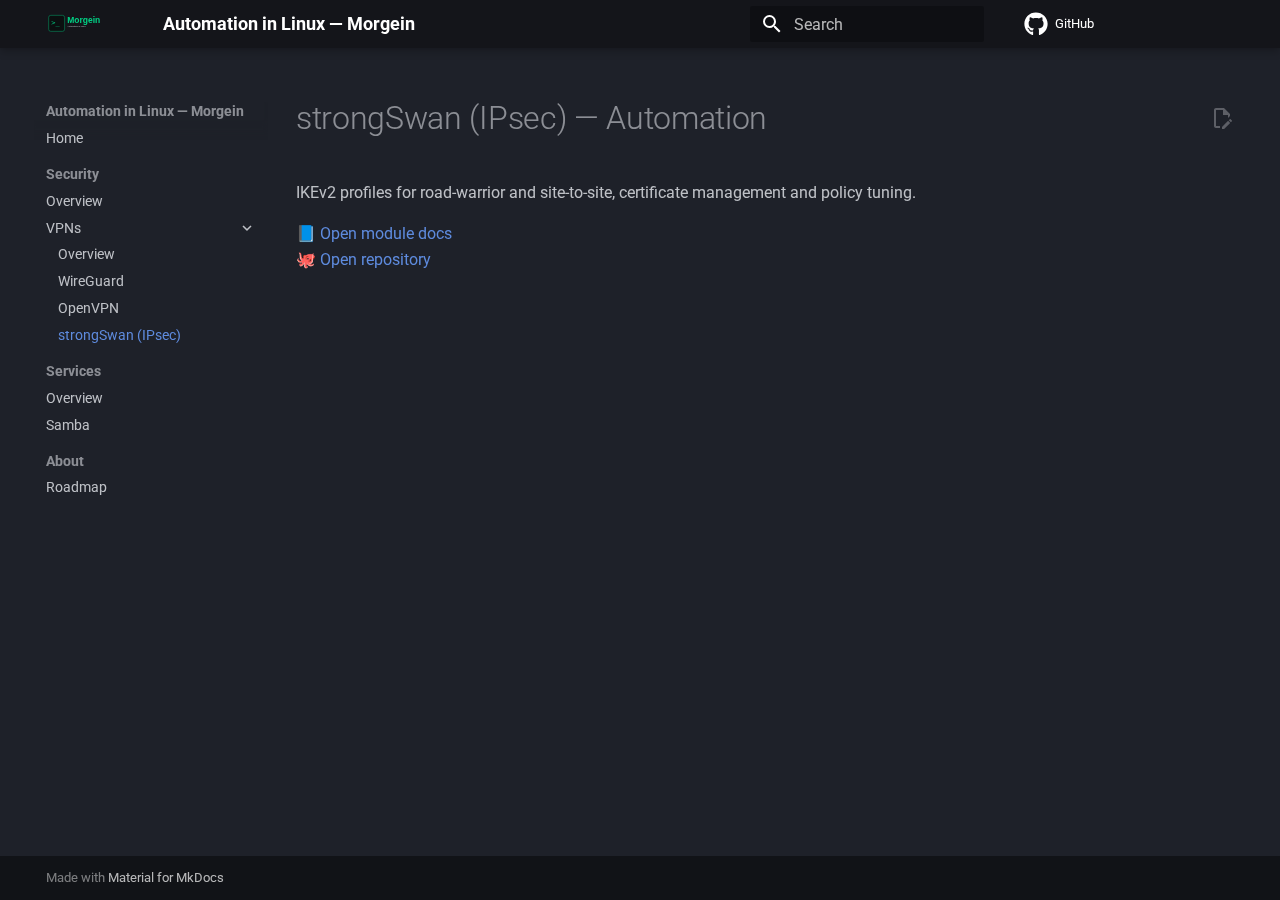
<file: security/VPNs/strongswan/index.html>
<!doctype html>
<html lang="en" class="no-js">
  <head>
    
      <meta charset="utf-8">
      <meta name="viewport" content="width=device-width,initial-scale=1">
      
        <meta name="description" content="Morgein's hub for Linux automation tools">
      
      
      
      
        <link rel="prev" href="../openvpn/">
      
      
        <link rel="next" href="../../../services/">
      
      
      <link rel="icon" href="../../../assets/images/morgein-favicon.svg">
      <meta name="generator" content="mkdocs-1.6.1, mkdocs-material-9.6.18">
    
    
      
        <title>strongSwan (IPsec) - Automation in Linux — Morgein</title>
      
    
    
      <link rel="stylesheet" href="../../../assets/stylesheets/main.7e37652d.min.css">
      
        
        <link rel="stylesheet" href="../../../assets/stylesheets/palette.06af60db.min.css">
      
      


    
    
      
    
    
      
        
        
        <link rel="preconnect" href="https://fonts.gstatic.com" crossorigin>
        <link rel="stylesheet" href="https://fonts.googleapis.com/css?family=Roboto:300,300i,400,400i,700,700i%7CRoboto+Mono:400,400i,700,700i&display=fallback">
        <style>:root{--md-text-font:"Roboto";--md-code-font:"Roboto Mono"}</style>
      
    
    
      <link rel="stylesheet" href="../../../assets/styles/morgein.css">
    
    <script>__md_scope=new URL("../../..",location),__md_hash=e=>[...e].reduce(((e,_)=>(e<<5)-e+_.charCodeAt(0)),0),__md_get=(e,_=localStorage,t=__md_scope)=>JSON.parse(_.getItem(t.pathname+"."+e)),__md_set=(e,_,t=localStorage,a=__md_scope)=>{try{t.setItem(a.pathname+"."+e,JSON.stringify(_))}catch(e){}}</script>
    
      

    
    
    
  </head>
  
  
    
    
      
    
    
    
    
    <body dir="ltr" data-md-color-scheme="slate" data-md-color-primary="black" data-md-color-accent="green">
  
    
    <input class="md-toggle" data-md-toggle="drawer" type="checkbox" id="__drawer" autocomplete="off">
    <input class="md-toggle" data-md-toggle="search" type="checkbox" id="__search" autocomplete="off">
    <label class="md-overlay" for="__drawer"></label>
    <div data-md-component="skip">
      
        
        <a href="#strongswan-ipsec-automation" class="md-skip">
          Skip to content
        </a>
      
    </div>
    <div data-md-component="announce">
      
    </div>
    
    
      

  

<header class="md-header md-header--shadow" data-md-component="header">
  <nav class="md-header__inner md-grid" aria-label="Header">
    <a href="../../.." title="Automation in Linux — Morgein" class="md-header__button md-logo" aria-label="Automation in Linux — Morgein" data-md-component="logo">
      
  <img src="../../../assets/images/morgein-logo.svg" alt="logo">

    </a>
    <label class="md-header__button md-icon" for="__drawer">
      
      <svg xmlns="http://www.w3.org/2000/svg" viewBox="0 0 24 24"><path d="M3 6h18v2H3zm0 5h18v2H3zm0 5h18v2H3z"/></svg>
    </label>
    <div class="md-header__title" data-md-component="header-title">
      <div class="md-header__ellipsis">
        <div class="md-header__topic">
          <span class="md-ellipsis">
            Automation in Linux — Morgein
          </span>
        </div>
        <div class="md-header__topic" data-md-component="header-topic">
          <span class="md-ellipsis">
            
              strongSwan (IPsec)
            
          </span>
        </div>
      </div>
    </div>
    
      
        <form class="md-header__option" data-md-component="palette">
  
    
    
    
    <input class="md-option" data-md-color-media="(prefers-color-scheme)" data-md-color-scheme="slate" data-md-color-primary="black" data-md-color-accent="green"  aria-hidden="true"  type="radio" name="__palette" id="__palette_0">
    
  
</form>
      
    
    
      <script>var palette=__md_get("__palette");if(palette&&palette.color){if("(prefers-color-scheme)"===palette.color.media){var media=matchMedia("(prefers-color-scheme: light)"),input=document.querySelector(media.matches?"[data-md-color-media='(prefers-color-scheme: light)']":"[data-md-color-media='(prefers-color-scheme: dark)']");palette.color.media=input.getAttribute("data-md-color-media"),palette.color.scheme=input.getAttribute("data-md-color-scheme"),palette.color.primary=input.getAttribute("data-md-color-primary"),palette.color.accent=input.getAttribute("data-md-color-accent")}for(var[key,value]of Object.entries(palette.color))document.body.setAttribute("data-md-color-"+key,value)}</script>
    
    
    
      
      
        <label class="md-header__button md-icon" for="__search">
          
          <svg xmlns="http://www.w3.org/2000/svg" viewBox="0 0 24 24"><path d="M9.5 3A6.5 6.5 0 0 1 16 9.5c0 1.61-.59 3.09-1.56 4.23l.27.27h.79l5 5-1.5 1.5-5-5v-.79l-.27-.27A6.52 6.52 0 0 1 9.5 16 6.5 6.5 0 0 1 3 9.5 6.5 6.5 0 0 1 9.5 3m0 2C7 5 5 7 5 9.5S7 14 9.5 14 14 12 14 9.5 12 5 9.5 5"/></svg>
        </label>
        <div class="md-search" data-md-component="search" role="dialog">
  <label class="md-search__overlay" for="__search"></label>
  <div class="md-search__inner" role="search">
    <form class="md-search__form" name="search">
      <input type="text" class="md-search__input" name="query" aria-label="Search" placeholder="Search" autocapitalize="off" autocorrect="off" autocomplete="off" spellcheck="false" data-md-component="search-query" required>
      <label class="md-search__icon md-icon" for="__search">
        
        <svg xmlns="http://www.w3.org/2000/svg" viewBox="0 0 24 24"><path d="M9.5 3A6.5 6.5 0 0 1 16 9.5c0 1.61-.59 3.09-1.56 4.23l.27.27h.79l5 5-1.5 1.5-5-5v-.79l-.27-.27A6.52 6.52 0 0 1 9.5 16 6.5 6.5 0 0 1 3 9.5 6.5 6.5 0 0 1 9.5 3m0 2C7 5 5 7 5 9.5S7 14 9.5 14 14 12 14 9.5 12 5 9.5 5"/></svg>
        
        <svg xmlns="http://www.w3.org/2000/svg" viewBox="0 0 24 24"><path d="M20 11v2H8l5.5 5.5-1.42 1.42L4.16 12l7.92-7.92L13.5 5.5 8 11z"/></svg>
      </label>
      <nav class="md-search__options" aria-label="Search">
        
        <button type="reset" class="md-search__icon md-icon" title="Clear" aria-label="Clear" tabindex="-1">
          
          <svg xmlns="http://www.w3.org/2000/svg" viewBox="0 0 24 24"><path d="M19 6.41 17.59 5 12 10.59 6.41 5 5 6.41 10.59 12 5 17.59 6.41 19 12 13.41 17.59 19 19 17.59 13.41 12z"/></svg>
        </button>
      </nav>
      
    </form>
    <div class="md-search__output">
      <div class="md-search__scrollwrap" tabindex="0" data-md-scrollfix>
        <div class="md-search-result" data-md-component="search-result">
          <div class="md-search-result__meta">
            Initializing search
          </div>
          <ol class="md-search-result__list" role="presentation"></ol>
        </div>
      </div>
    </div>
  </div>
</div>
      
    
    
      <div class="md-header__source">
        <a href="https://github.com/YOUR_USERNAME/Automation-in-Linux" title="Go to repository" class="md-source" data-md-component="source">
  <div class="md-source__icon md-icon">
    
    <svg xmlns="http://www.w3.org/2000/svg" viewBox="0 0 512 512"><!--! Font Awesome Free 7.0.0 by @fontawesome - https://fontawesome.com License - https://fontawesome.com/license/free (Icons: CC BY 4.0, Fonts: SIL OFL 1.1, Code: MIT License) Copyright 2025 Fonticons, Inc.--><path fill="currentColor" d="M173.9 397.4c0 2-2.3 3.6-5.2 3.6-3.3.3-5.6-1.3-5.6-3.6 0-2 2.3-3.6 5.2-3.6 3-.3 5.6 1.3 5.6 3.6m-31.1-4.5c-.7 2 1.3 4.3 4.3 4.9 2.6 1 5.6 0 6.2-2s-1.3-4.3-4.3-5.2c-2.6-.7-5.5.3-6.2 2.3m44.2-1.7c-2.9.7-4.9 2.6-4.6 4.9.3 2 2.9 3.3 5.9 2.6 2.9-.7 4.9-2.6 4.6-4.6-.3-1.9-3-3.2-5.9-2.9M252.8 8C114.1 8 8 113.3 8 252c0 110.9 69.8 205.8 169.5 239.2 12.8 2.3 17.3-5.6 17.3-12.1 0-6.2-.3-40.4-.3-61.4 0 0-70 15-84.7-29.8 0 0-11.4-29.1-27.8-36.6 0 0-22.9-15.7 1.6-15.4 0 0 24.9 2 38.6 25.8 21.9 38.6 58.6 27.5 72.9 20.9 2.3-16 8.8-27.1 16-33.7-55.9-6.2-112.3-14.3-112.3-110.5 0-27.5 7.6-41.3 23.6-58.9-2.6-6.5-11.1-33.3 2.6-67.9 20.9-6.5 69 27 69 27 20-5.6 41.5-8.5 62.8-8.5s42.8 2.9 62.8 8.5c0 0 48.1-33.6 69-27 13.7 34.7 5.2 61.4 2.6 67.9 16 17.7 25.8 31.5 25.8 58.9 0 96.5-58.9 104.2-114.8 110.5 9.2 7.9 17 22.9 17 46.4 0 33.7-.3 75.4-.3 83.6 0 6.5 4.6 14.4 17.3 12.1C436.2 457.8 504 362.9 504 252 504 113.3 391.5 8 252.8 8M105.2 352.9c-1.3 1-1 3.3.7 5.2 1.6 1.6 3.9 2.3 5.2 1 1.3-1 1-3.3-.7-5.2-1.6-1.6-3.9-2.3-5.2-1m-10.8-8.1c-.7 1.3.3 2.9 2.3 3.9 1.6 1 3.6.7 4.3-.7.7-1.3-.3-2.9-2.3-3.9-2-.6-3.6-.3-4.3.7m32.4 35.6c-1.6 1.3-1 4.3 1.3 6.2 2.3 2.3 5.2 2.6 6.5 1 1.3-1.3.7-4.3-1.3-6.2-2.2-2.3-5.2-2.6-6.5-1m-11.4-14.7c-1.6 1-1.6 3.6 0 5.9s4.3 3.3 5.6 2.3c1.6-1.3 1.6-3.9 0-6.2-1.4-2.3-4-3.3-5.6-2"/></svg>
  </div>
  <div class="md-source__repository">
    GitHub
  </div>
</a>
      </div>
    
  </nav>
  
</header>
    
    <div class="md-container" data-md-component="container">
      
      
        
          
        
      
      <main class="md-main" data-md-component="main">
        <div class="md-main__inner md-grid">
          
            
              
              <div class="md-sidebar md-sidebar--primary" data-md-component="sidebar" data-md-type="navigation" >
                <div class="md-sidebar__scrollwrap">
                  <div class="md-sidebar__inner">
                    



  

<nav class="md-nav md-nav--primary md-nav--integrated" aria-label="Navigation" data-md-level="0">
  <label class="md-nav__title" for="__drawer">
    <a href="../../.." title="Automation in Linux — Morgein" class="md-nav__button md-logo" aria-label="Automation in Linux — Morgein" data-md-component="logo">
      
  <img src="../../../assets/images/morgein-logo.svg" alt="logo">

    </a>
    Automation in Linux — Morgein
  </label>
  
    <div class="md-nav__source">
      <a href="https://github.com/YOUR_USERNAME/Automation-in-Linux" title="Go to repository" class="md-source" data-md-component="source">
  <div class="md-source__icon md-icon">
    
    <svg xmlns="http://www.w3.org/2000/svg" viewBox="0 0 512 512"><!--! Font Awesome Free 7.0.0 by @fontawesome - https://fontawesome.com License - https://fontawesome.com/license/free (Icons: CC BY 4.0, Fonts: SIL OFL 1.1, Code: MIT License) Copyright 2025 Fonticons, Inc.--><path fill="currentColor" d="M173.9 397.4c0 2-2.3 3.6-5.2 3.6-3.3.3-5.6-1.3-5.6-3.6 0-2 2.3-3.6 5.2-3.6 3-.3 5.6 1.3 5.6 3.6m-31.1-4.5c-.7 2 1.3 4.3 4.3 4.9 2.6 1 5.6 0 6.2-2s-1.3-4.3-4.3-5.2c-2.6-.7-5.5.3-6.2 2.3m44.2-1.7c-2.9.7-4.9 2.6-4.6 4.9.3 2 2.9 3.3 5.9 2.6 2.9-.7 4.9-2.6 4.6-4.6-.3-1.9-3-3.2-5.9-2.9M252.8 8C114.1 8 8 113.3 8 252c0 110.9 69.8 205.8 169.5 239.2 12.8 2.3 17.3-5.6 17.3-12.1 0-6.2-.3-40.4-.3-61.4 0 0-70 15-84.7-29.8 0 0-11.4-29.1-27.8-36.6 0 0-22.9-15.7 1.6-15.4 0 0 24.9 2 38.6 25.8 21.9 38.6 58.6 27.5 72.9 20.9 2.3-16 8.8-27.1 16-33.7-55.9-6.2-112.3-14.3-112.3-110.5 0-27.5 7.6-41.3 23.6-58.9-2.6-6.5-11.1-33.3 2.6-67.9 20.9-6.5 69 27 69 27 20-5.6 41.5-8.5 62.8-8.5s42.8 2.9 62.8 8.5c0 0 48.1-33.6 69-27 13.7 34.7 5.2 61.4 2.6 67.9 16 17.7 25.8 31.5 25.8 58.9 0 96.5-58.9 104.2-114.8 110.5 9.2 7.9 17 22.9 17 46.4 0 33.7-.3 75.4-.3 83.6 0 6.5 4.6 14.4 17.3 12.1C436.2 457.8 504 362.9 504 252 504 113.3 391.5 8 252.8 8M105.2 352.9c-1.3 1-1 3.3.7 5.2 1.6 1.6 3.9 2.3 5.2 1 1.3-1 1-3.3-.7-5.2-1.6-1.6-3.9-2.3-5.2-1m-10.8-8.1c-.7 1.3.3 2.9 2.3 3.9 1.6 1 3.6.7 4.3-.7.7-1.3-.3-2.9-2.3-3.9-2-.6-3.6-.3-4.3.7m32.4 35.6c-1.6 1.3-1 4.3 1.3 6.2 2.3 2.3 5.2 2.6 6.5 1 1.3-1.3.7-4.3-1.3-6.2-2.2-2.3-5.2-2.6-6.5-1m-11.4-14.7c-1.6 1-1.6 3.6 0 5.9s4.3 3.3 5.6 2.3c1.6-1.3 1.6-3.9 0-6.2-1.4-2.3-4-3.3-5.6-2"/></svg>
  </div>
  <div class="md-source__repository">
    GitHub
  </div>
</a>
    </div>
  
  <ul class="md-nav__list" data-md-scrollfix>
    
      
      
  
  
  
  
    <li class="md-nav__item">
      <a href="../../.." class="md-nav__link">
        
  
  
  <span class="md-ellipsis">
    Home
    
  </span>
  

      </a>
    </li>
  

    
      
      
  
  
    
  
  
  
    
    
    
    
      
        
        
      
    
    
    <li class="md-nav__item md-nav__item--active md-nav__item--section md-nav__item--nested">
      
        
        
        <input class="md-nav__toggle md-toggle " type="checkbox" id="__nav_2" checked>
        
          
          <label class="md-nav__link" for="__nav_2" id="__nav_2_label" tabindex="">
            
  
  
  <span class="md-ellipsis">
    Security
    
  </span>
  

            <span class="md-nav__icon md-icon"></span>
          </label>
        
        <nav class="md-nav" data-md-level="1" aria-labelledby="__nav_2_label" aria-expanded="true">
          <label class="md-nav__title" for="__nav_2">
            <span class="md-nav__icon md-icon"></span>
            Security
          </label>
          <ul class="md-nav__list" data-md-scrollfix>
            
              
                
  
  
  
  
    <li class="md-nav__item">
      <a href="../../" class="md-nav__link">
        
  
  
  <span class="md-ellipsis">
    Overview
    
  </span>
  

      </a>
    </li>
  

              
            
              
                
  
  
    
  
  
  
    
    
    
    
      
    
    
    <li class="md-nav__item md-nav__item--active md-nav__item--nested">
      
        
        
        <input class="md-nav__toggle md-toggle " type="checkbox" id="__nav_2_2" checked>
        
          
          <label class="md-nav__link" for="__nav_2_2" id="__nav_2_2_label" tabindex="0">
            
  
  
  <span class="md-ellipsis">
    VPNs
    
  </span>
  

            <span class="md-nav__icon md-icon"></span>
          </label>
        
        <nav class="md-nav" data-md-level="2" aria-labelledby="__nav_2_2_label" aria-expanded="true">
          <label class="md-nav__title" for="__nav_2_2">
            <span class="md-nav__icon md-icon"></span>
            VPNs
          </label>
          <ul class="md-nav__list" data-md-scrollfix>
            
              
                
  
  
  
  
    <li class="md-nav__item">
      <a href="../" class="md-nav__link">
        
  
  
  <span class="md-ellipsis">
    Overview
    
  </span>
  

      </a>
    </li>
  

              
            
              
                
  
  
  
  
    <li class="md-nav__item">
      <a href="../wireguard/" class="md-nav__link">
        
  
  
  <span class="md-ellipsis">
    WireGuard
    
  </span>
  

      </a>
    </li>
  

              
            
              
                
  
  
  
  
    <li class="md-nav__item">
      <a href="../openvpn/" class="md-nav__link">
        
  
  
  <span class="md-ellipsis">
    OpenVPN
    
  </span>
  

      </a>
    </li>
  

              
            
              
                
  
  
    
  
  
  
    <li class="md-nav__item md-nav__item--active">
      
      <input class="md-nav__toggle md-toggle" type="checkbox" id="__toc">
      
      
        
      
      
      <a href="./" class="md-nav__link md-nav__link--active">
        
  
  
  <span class="md-ellipsis">
    strongSwan (IPsec)
    
  </span>
  

      </a>
      
    </li>
  

              
            
          </ul>
        </nav>
      
    </li>
  

              
            
          </ul>
        </nav>
      
    </li>
  

    
      
      
  
  
  
  
    
    
    
    
      
        
        
      
    
    
    <li class="md-nav__item md-nav__item--section md-nav__item--nested">
      
        
        
          
        
        <input class="md-nav__toggle md-toggle md-toggle--indeterminate" type="checkbox" id="__nav_3" >
        
          
          <label class="md-nav__link" for="__nav_3" id="__nav_3_label" tabindex="">
            
  
  
  <span class="md-ellipsis">
    Services
    
  </span>
  

            <span class="md-nav__icon md-icon"></span>
          </label>
        
        <nav class="md-nav" data-md-level="1" aria-labelledby="__nav_3_label" aria-expanded="false">
          <label class="md-nav__title" for="__nav_3">
            <span class="md-nav__icon md-icon"></span>
            Services
          </label>
          <ul class="md-nav__list" data-md-scrollfix>
            
              
                
  
  
  
  
    <li class="md-nav__item">
      <a href="../../../services/" class="md-nav__link">
        
  
  
  <span class="md-ellipsis">
    Overview
    
  </span>
  

      </a>
    </li>
  

              
            
              
                
  
  
  
  
    <li class="md-nav__item">
      <a href="../../../services/samba/" class="md-nav__link">
        
  
  
  <span class="md-ellipsis">
    Samba
    
  </span>
  

      </a>
    </li>
  

              
            
          </ul>
        </nav>
      
    </li>
  

    
      
      
  
  
  
  
    
    
    
    
      
        
        
      
    
    
    <li class="md-nav__item md-nav__item--section md-nav__item--nested">
      
        
        
          
        
        <input class="md-nav__toggle md-toggle md-toggle--indeterminate" type="checkbox" id="__nav_4" >
        
          
          <label class="md-nav__link" for="__nav_4" id="__nav_4_label" tabindex="">
            
  
  
  <span class="md-ellipsis">
    About
    
  </span>
  

            <span class="md-nav__icon md-icon"></span>
          </label>
        
        <nav class="md-nav" data-md-level="1" aria-labelledby="__nav_4_label" aria-expanded="false">
          <label class="md-nav__title" for="__nav_4">
            <span class="md-nav__icon md-icon"></span>
            About
          </label>
          <ul class="md-nav__list" data-md-scrollfix>
            
              
                
  
  
  
  
    <li class="md-nav__item">
      <a href="../../../about/roadmap/" class="md-nav__link">
        
  
  
  <span class="md-ellipsis">
    Roadmap
    
  </span>
  

      </a>
    </li>
  

              
            
          </ul>
        </nav>
      
    </li>
  

    
  </ul>
</nav>
                  </div>
                </div>
              </div>
            
            
          
          
            <div class="md-content" data-md-component="content">
              <article class="md-content__inner md-typeset">
                
                  


  
    <a href="https://github.com/YOUR_USERNAME/Automation-in-Linux/edit/master/docs/security/VPNs/strongswan.md" title="Edit this page" class="md-content__button md-icon" rel="edit">
      
      <svg xmlns="http://www.w3.org/2000/svg" viewBox="0 0 24 24"><path d="M10 20H6V4h7v5h5v3.1l2-2V8l-6-6H6c-1.1 0-2 .9-2 2v16c0 1.1.9 2 2 2h4zm10.2-7c.1 0 .3.1.4.2l1.3 1.3c.2.2.2.6 0 .8l-1 1-2.1-2.1 1-1c.1-.1.2-.2.4-.2m0 3.9L14.1 23H12v-2.1l6.1-6.1z"/></svg>
    </a>
  
  


<h1 id="strongswan-ipsec-automation">strongSwan (IPsec) — Automation</h1>
<p>IKEv2 profiles for road‑warrior and site‑to‑site, certificate management and policy tuning.</p>
<p><a href="https://YOUR_USERNAME.github.io/auto-strongswan/">📘 Open module docs</a><br />
<a href="https://github.com/YOUR_USERNAME/auto-strongswan">🐙 Open repository</a></p>












                
              </article>
            </div>
          
          
<script>var target=document.getElementById(location.hash.slice(1));target&&target.name&&(target.checked=target.name.startsWith("__tabbed_"))</script>
        </div>
        
          <button type="button" class="md-top md-icon" data-md-component="top" hidden>
  
  <svg xmlns="http://www.w3.org/2000/svg" viewBox="0 0 24 24"><path d="M13 20h-2V8l-5.5 5.5-1.42-1.42L12 4.16l7.92 7.92-1.42 1.42L13 8z"/></svg>
  Back to top
</button>
        
      </main>
      
        <footer class="md-footer">
  
  <div class="md-footer-meta md-typeset">
    <div class="md-footer-meta__inner md-grid">
      <div class="md-copyright">
  
  
    Made with
    <a href="https://squidfunk.github.io/mkdocs-material/" target="_blank" rel="noopener">
      Material for MkDocs
    </a>
  
</div>
      
    </div>
  </div>
</footer>
      
    </div>
    <div class="md-dialog" data-md-component="dialog">
      <div class="md-dialog__inner md-typeset"></div>
    </div>
    
    
    
      
      <script id="__config" type="application/json">{"base": "../../..", "features": ["navigation.sections", "navigation.expand", "navigation.top", "toc.integrate", "content.code.copy", "content.action.edit"], "search": "../../../assets/javascripts/workers/search.973d3a69.min.js", "tags": null, "translations": {"clipboard.copied": "Copied to clipboard", "clipboard.copy": "Copy to clipboard", "search.result.more.one": "1 more on this page", "search.result.more.other": "# more on this page", "search.result.none": "No matching documents", "search.result.one": "1 matching document", "search.result.other": "# matching documents", "search.result.placeholder": "Type to start searching", "search.result.term.missing": "Missing", "select.version": "Select version"}, "version": null}</script>
    
    
      <script src="../../../assets/javascripts/bundle.92b07e13.min.js"></script>
      
    
  </body>
</html>
</file>
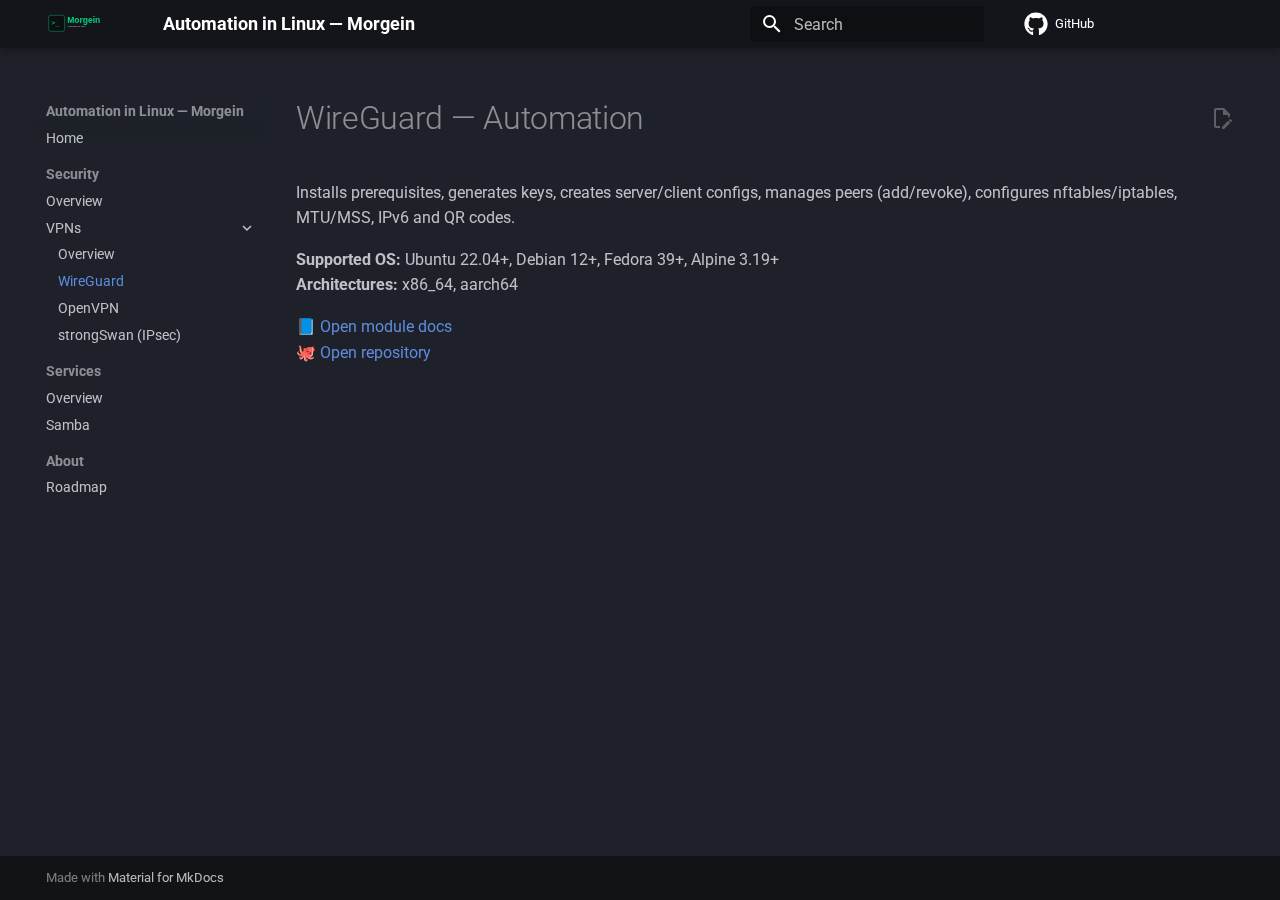
<file: security/VPNs/wireguard/index.html>
<!doctype html>
<html lang="en" class="no-js">
  <head>
    
      <meta charset="utf-8">
      <meta name="viewport" content="width=device-width,initial-scale=1">
      
        <meta name="description" content="Morgein's hub for Linux automation tools">
      
      
      
      
        <link rel="prev" href="../">
      
      
        <link rel="next" href="../openvpn/">
      
      
      <link rel="icon" href="../../../assets/images/morgein-favicon.svg">
      <meta name="generator" content="mkdocs-1.6.1, mkdocs-material-9.6.18">
    
    
      
        <title>WireGuard - Automation in Linux — Morgein</title>
      
    
    
      <link rel="stylesheet" href="../../../assets/stylesheets/main.7e37652d.min.css">
      
        
        <link rel="stylesheet" href="../../../assets/stylesheets/palette.06af60db.min.css">
      
      


    
    
      
    
    
      
        
        
        <link rel="preconnect" href="https://fonts.gstatic.com" crossorigin>
        <link rel="stylesheet" href="https://fonts.googleapis.com/css?family=Roboto:300,300i,400,400i,700,700i%7CRoboto+Mono:400,400i,700,700i&display=fallback">
        <style>:root{--md-text-font:"Roboto";--md-code-font:"Roboto Mono"}</style>
      
    
    
      <link rel="stylesheet" href="../../../assets/styles/morgein.css">
    
    <script>__md_scope=new URL("../../..",location),__md_hash=e=>[...e].reduce(((e,_)=>(e<<5)-e+_.charCodeAt(0)),0),__md_get=(e,_=localStorage,t=__md_scope)=>JSON.parse(_.getItem(t.pathname+"."+e)),__md_set=(e,_,t=localStorage,a=__md_scope)=>{try{t.setItem(a.pathname+"."+e,JSON.stringify(_))}catch(e){}}</script>
    
      

    
    
    
  </head>
  
  
    
    
      
    
    
    
    
    <body dir="ltr" data-md-color-scheme="slate" data-md-color-primary="black" data-md-color-accent="green">
  
    
    <input class="md-toggle" data-md-toggle="drawer" type="checkbox" id="__drawer" autocomplete="off">
    <input class="md-toggle" data-md-toggle="search" type="checkbox" id="__search" autocomplete="off">
    <label class="md-overlay" for="__drawer"></label>
    <div data-md-component="skip">
      
        
        <a href="#wireguard-automation" class="md-skip">
          Skip to content
        </a>
      
    </div>
    <div data-md-component="announce">
      
    </div>
    
    
      

  

<header class="md-header md-header--shadow" data-md-component="header">
  <nav class="md-header__inner md-grid" aria-label="Header">
    <a href="../../.." title="Automation in Linux — Morgein" class="md-header__button md-logo" aria-label="Automation in Linux — Morgein" data-md-component="logo">
      
  <img src="../../../assets/images/morgein-logo.svg" alt="logo">

    </a>
    <label class="md-header__button md-icon" for="__drawer">
      
      <svg xmlns="http://www.w3.org/2000/svg" viewBox="0 0 24 24"><path d="M3 6h18v2H3zm0 5h18v2H3zm0 5h18v2H3z"/></svg>
    </label>
    <div class="md-header__title" data-md-component="header-title">
      <div class="md-header__ellipsis">
        <div class="md-header__topic">
          <span class="md-ellipsis">
            Automation in Linux — Morgein
          </span>
        </div>
        <div class="md-header__topic" data-md-component="header-topic">
          <span class="md-ellipsis">
            
              WireGuard
            
          </span>
        </div>
      </div>
    </div>
    
      
        <form class="md-header__option" data-md-component="palette">
  
    
    
    
    <input class="md-option" data-md-color-media="(prefers-color-scheme)" data-md-color-scheme="slate" data-md-color-primary="black" data-md-color-accent="green"  aria-hidden="true"  type="radio" name="__palette" id="__palette_0">
    
  
</form>
      
    
    
      <script>var palette=__md_get("__palette");if(palette&&palette.color){if("(prefers-color-scheme)"===palette.color.media){var media=matchMedia("(prefers-color-scheme: light)"),input=document.querySelector(media.matches?"[data-md-color-media='(prefers-color-scheme: light)']":"[data-md-color-media='(prefers-color-scheme: dark)']");palette.color.media=input.getAttribute("data-md-color-media"),palette.color.scheme=input.getAttribute("data-md-color-scheme"),palette.color.primary=input.getAttribute("data-md-color-primary"),palette.color.accent=input.getAttribute("data-md-color-accent")}for(var[key,value]of Object.entries(palette.color))document.body.setAttribute("data-md-color-"+key,value)}</script>
    
    
    
      
      
        <label class="md-header__button md-icon" for="__search">
          
          <svg xmlns="http://www.w3.org/2000/svg" viewBox="0 0 24 24"><path d="M9.5 3A6.5 6.5 0 0 1 16 9.5c0 1.61-.59 3.09-1.56 4.23l.27.27h.79l5 5-1.5 1.5-5-5v-.79l-.27-.27A6.52 6.52 0 0 1 9.5 16 6.5 6.5 0 0 1 3 9.5 6.5 6.5 0 0 1 9.5 3m0 2C7 5 5 7 5 9.5S7 14 9.5 14 14 12 14 9.5 12 5 9.5 5"/></svg>
        </label>
        <div class="md-search" data-md-component="search" role="dialog">
  <label class="md-search__overlay" for="__search"></label>
  <div class="md-search__inner" role="search">
    <form class="md-search__form" name="search">
      <input type="text" class="md-search__input" name="query" aria-label="Search" placeholder="Search" autocapitalize="off" autocorrect="off" autocomplete="off" spellcheck="false" data-md-component="search-query" required>
      <label class="md-search__icon md-icon" for="__search">
        
        <svg xmlns="http://www.w3.org/2000/svg" viewBox="0 0 24 24"><path d="M9.5 3A6.5 6.5 0 0 1 16 9.5c0 1.61-.59 3.09-1.56 4.23l.27.27h.79l5 5-1.5 1.5-5-5v-.79l-.27-.27A6.52 6.52 0 0 1 9.5 16 6.5 6.5 0 0 1 3 9.5 6.5 6.5 0 0 1 9.5 3m0 2C7 5 5 7 5 9.5S7 14 9.5 14 14 12 14 9.5 12 5 9.5 5"/></svg>
        
        <svg xmlns="http://www.w3.org/2000/svg" viewBox="0 0 24 24"><path d="M20 11v2H8l5.5 5.5-1.42 1.42L4.16 12l7.92-7.92L13.5 5.5 8 11z"/></svg>
      </label>
      <nav class="md-search__options" aria-label="Search">
        
        <button type="reset" class="md-search__icon md-icon" title="Clear" aria-label="Clear" tabindex="-1">
          
          <svg xmlns="http://www.w3.org/2000/svg" viewBox="0 0 24 24"><path d="M19 6.41 17.59 5 12 10.59 6.41 5 5 6.41 10.59 12 5 17.59 6.41 19 12 13.41 17.59 19 19 17.59 13.41 12z"/></svg>
        </button>
      </nav>
      
    </form>
    <div class="md-search__output">
      <div class="md-search__scrollwrap" tabindex="0" data-md-scrollfix>
        <div class="md-search-result" data-md-component="search-result">
          <div class="md-search-result__meta">
            Initializing search
          </div>
          <ol class="md-search-result__list" role="presentation"></ol>
        </div>
      </div>
    </div>
  </div>
</div>
      
    
    
      <div class="md-header__source">
        <a href="https://github.com/YOUR_USERNAME/Automation-in-Linux" title="Go to repository" class="md-source" data-md-component="source">
  <div class="md-source__icon md-icon">
    
    <svg xmlns="http://www.w3.org/2000/svg" viewBox="0 0 512 512"><!--! Font Awesome Free 7.0.0 by @fontawesome - https://fontawesome.com License - https://fontawesome.com/license/free (Icons: CC BY 4.0, Fonts: SIL OFL 1.1, Code: MIT License) Copyright 2025 Fonticons, Inc.--><path fill="currentColor" d="M173.9 397.4c0 2-2.3 3.6-5.2 3.6-3.3.3-5.6-1.3-5.6-3.6 0-2 2.3-3.6 5.2-3.6 3-.3 5.6 1.3 5.6 3.6m-31.1-4.5c-.7 2 1.3 4.3 4.3 4.9 2.6 1 5.6 0 6.2-2s-1.3-4.3-4.3-5.2c-2.6-.7-5.5.3-6.2 2.3m44.2-1.7c-2.9.7-4.9 2.6-4.6 4.9.3 2 2.9 3.3 5.9 2.6 2.9-.7 4.9-2.6 4.6-4.6-.3-1.9-3-3.2-5.9-2.9M252.8 8C114.1 8 8 113.3 8 252c0 110.9 69.8 205.8 169.5 239.2 12.8 2.3 17.3-5.6 17.3-12.1 0-6.2-.3-40.4-.3-61.4 0 0-70 15-84.7-29.8 0 0-11.4-29.1-27.8-36.6 0 0-22.9-15.7 1.6-15.4 0 0 24.9 2 38.6 25.8 21.9 38.6 58.6 27.5 72.9 20.9 2.3-16 8.8-27.1 16-33.7-55.9-6.2-112.3-14.3-112.3-110.5 0-27.5 7.6-41.3 23.6-58.9-2.6-6.5-11.1-33.3 2.6-67.9 20.9-6.5 69 27 69 27 20-5.6 41.5-8.5 62.8-8.5s42.8 2.9 62.8 8.5c0 0 48.1-33.6 69-27 13.7 34.7 5.2 61.4 2.6 67.9 16 17.7 25.8 31.5 25.8 58.9 0 96.5-58.9 104.2-114.8 110.5 9.2 7.9 17 22.9 17 46.4 0 33.7-.3 75.4-.3 83.6 0 6.5 4.6 14.4 17.3 12.1C436.2 457.8 504 362.9 504 252 504 113.3 391.5 8 252.8 8M105.2 352.9c-1.3 1-1 3.3.7 5.2 1.6 1.6 3.9 2.3 5.2 1 1.3-1 1-3.3-.7-5.2-1.6-1.6-3.9-2.3-5.2-1m-10.8-8.1c-.7 1.3.3 2.9 2.3 3.9 1.6 1 3.6.7 4.3-.7.7-1.3-.3-2.9-2.3-3.9-2-.6-3.6-.3-4.3.7m32.4 35.6c-1.6 1.3-1 4.3 1.3 6.2 2.3 2.3 5.2 2.6 6.5 1 1.3-1.3.7-4.3-1.3-6.2-2.2-2.3-5.2-2.6-6.5-1m-11.4-14.7c-1.6 1-1.6 3.6 0 5.9s4.3 3.3 5.6 2.3c1.6-1.3 1.6-3.9 0-6.2-1.4-2.3-4-3.3-5.6-2"/></svg>
  </div>
  <div class="md-source__repository">
    GitHub
  </div>
</a>
      </div>
    
  </nav>
  
</header>
    
    <div class="md-container" data-md-component="container">
      
      
        
          
        
      
      <main class="md-main" data-md-component="main">
        <div class="md-main__inner md-grid">
          
            
              
              <div class="md-sidebar md-sidebar--primary" data-md-component="sidebar" data-md-type="navigation" >
                <div class="md-sidebar__scrollwrap">
                  <div class="md-sidebar__inner">
                    



  

<nav class="md-nav md-nav--primary md-nav--integrated" aria-label="Navigation" data-md-level="0">
  <label class="md-nav__title" for="__drawer">
    <a href="../../.." title="Automation in Linux — Morgein" class="md-nav__button md-logo" aria-label="Automation in Linux — Morgein" data-md-component="logo">
      
  <img src="../../../assets/images/morgein-logo.svg" alt="logo">

    </a>
    Automation in Linux — Morgein
  </label>
  
    <div class="md-nav__source">
      <a href="https://github.com/YOUR_USERNAME/Automation-in-Linux" title="Go to repository" class="md-source" data-md-component="source">
  <div class="md-source__icon md-icon">
    
    <svg xmlns="http://www.w3.org/2000/svg" viewBox="0 0 512 512"><!--! Font Awesome Free 7.0.0 by @fontawesome - https://fontawesome.com License - https://fontawesome.com/license/free (Icons: CC BY 4.0, Fonts: SIL OFL 1.1, Code: MIT License) Copyright 2025 Fonticons, Inc.--><path fill="currentColor" d="M173.9 397.4c0 2-2.3 3.6-5.2 3.6-3.3.3-5.6-1.3-5.6-3.6 0-2 2.3-3.6 5.2-3.6 3-.3 5.6 1.3 5.6 3.6m-31.1-4.5c-.7 2 1.3 4.3 4.3 4.9 2.6 1 5.6 0 6.2-2s-1.3-4.3-4.3-5.2c-2.6-.7-5.5.3-6.2 2.3m44.2-1.7c-2.9.7-4.9 2.6-4.6 4.9.3 2 2.9 3.3 5.9 2.6 2.9-.7 4.9-2.6 4.6-4.6-.3-1.9-3-3.2-5.9-2.9M252.8 8C114.1 8 8 113.3 8 252c0 110.9 69.8 205.8 169.5 239.2 12.8 2.3 17.3-5.6 17.3-12.1 0-6.2-.3-40.4-.3-61.4 0 0-70 15-84.7-29.8 0 0-11.4-29.1-27.8-36.6 0 0-22.9-15.7 1.6-15.4 0 0 24.9 2 38.6 25.8 21.9 38.6 58.6 27.5 72.9 20.9 2.3-16 8.8-27.1 16-33.7-55.9-6.2-112.3-14.3-112.3-110.5 0-27.5 7.6-41.3 23.6-58.9-2.6-6.5-11.1-33.3 2.6-67.9 20.9-6.5 69 27 69 27 20-5.6 41.5-8.5 62.8-8.5s42.8 2.9 62.8 8.5c0 0 48.1-33.6 69-27 13.7 34.7 5.2 61.4 2.6 67.9 16 17.7 25.8 31.5 25.8 58.9 0 96.5-58.9 104.2-114.8 110.5 9.2 7.9 17 22.9 17 46.4 0 33.7-.3 75.4-.3 83.6 0 6.5 4.6 14.4 17.3 12.1C436.2 457.8 504 362.9 504 252 504 113.3 391.5 8 252.8 8M105.2 352.9c-1.3 1-1 3.3.7 5.2 1.6 1.6 3.9 2.3 5.2 1 1.3-1 1-3.3-.7-5.2-1.6-1.6-3.9-2.3-5.2-1m-10.8-8.1c-.7 1.3.3 2.9 2.3 3.9 1.6 1 3.6.7 4.3-.7.7-1.3-.3-2.9-2.3-3.9-2-.6-3.6-.3-4.3.7m32.4 35.6c-1.6 1.3-1 4.3 1.3 6.2 2.3 2.3 5.2 2.6 6.5 1 1.3-1.3.7-4.3-1.3-6.2-2.2-2.3-5.2-2.6-6.5-1m-11.4-14.7c-1.6 1-1.6 3.6 0 5.9s4.3 3.3 5.6 2.3c1.6-1.3 1.6-3.9 0-6.2-1.4-2.3-4-3.3-5.6-2"/></svg>
  </div>
  <div class="md-source__repository">
    GitHub
  </div>
</a>
    </div>
  
  <ul class="md-nav__list" data-md-scrollfix>
    
      
      
  
  
  
  
    <li class="md-nav__item">
      <a href="../../.." class="md-nav__link">
        
  
  
  <span class="md-ellipsis">
    Home
    
  </span>
  

      </a>
    </li>
  

    
      
      
  
  
    
  
  
  
    
    
    
    
      
        
        
      
    
    
    <li class="md-nav__item md-nav__item--active md-nav__item--section md-nav__item--nested">
      
        
        
        <input class="md-nav__toggle md-toggle " type="checkbox" id="__nav_2" checked>
        
          
          <label class="md-nav__link" for="__nav_2" id="__nav_2_label" tabindex="">
            
  
  
  <span class="md-ellipsis">
    Security
    
  </span>
  

            <span class="md-nav__icon md-icon"></span>
          </label>
        
        <nav class="md-nav" data-md-level="1" aria-labelledby="__nav_2_label" aria-expanded="true">
          <label class="md-nav__title" for="__nav_2">
            <span class="md-nav__icon md-icon"></span>
            Security
          </label>
          <ul class="md-nav__list" data-md-scrollfix>
            
              
                
  
  
  
  
    <li class="md-nav__item">
      <a href="../../" class="md-nav__link">
        
  
  
  <span class="md-ellipsis">
    Overview
    
  </span>
  

      </a>
    </li>
  

              
            
              
                
  
  
    
  
  
  
    
    
    
    
      
    
    
    <li class="md-nav__item md-nav__item--active md-nav__item--nested">
      
        
        
        <input class="md-nav__toggle md-toggle " type="checkbox" id="__nav_2_2" checked>
        
          
          <label class="md-nav__link" for="__nav_2_2" id="__nav_2_2_label" tabindex="0">
            
  
  
  <span class="md-ellipsis">
    VPNs
    
  </span>
  

            <span class="md-nav__icon md-icon"></span>
          </label>
        
        <nav class="md-nav" data-md-level="2" aria-labelledby="__nav_2_2_label" aria-expanded="true">
          <label class="md-nav__title" for="__nav_2_2">
            <span class="md-nav__icon md-icon"></span>
            VPNs
          </label>
          <ul class="md-nav__list" data-md-scrollfix>
            
              
                
  
  
  
  
    <li class="md-nav__item">
      <a href="../" class="md-nav__link">
        
  
  
  <span class="md-ellipsis">
    Overview
    
  </span>
  

      </a>
    </li>
  

              
            
              
                
  
  
    
  
  
  
    <li class="md-nav__item md-nav__item--active">
      
      <input class="md-nav__toggle md-toggle" type="checkbox" id="__toc">
      
      
        
      
      
      <a href="./" class="md-nav__link md-nav__link--active">
        
  
  
  <span class="md-ellipsis">
    WireGuard
    
  </span>
  

      </a>
      
    </li>
  

              
            
              
                
  
  
  
  
    <li class="md-nav__item">
      <a href="../openvpn/" class="md-nav__link">
        
  
  
  <span class="md-ellipsis">
    OpenVPN
    
  </span>
  

      </a>
    </li>
  

              
            
              
                
  
  
  
  
    <li class="md-nav__item">
      <a href="../strongswan/" class="md-nav__link">
        
  
  
  <span class="md-ellipsis">
    strongSwan (IPsec)
    
  </span>
  

      </a>
    </li>
  

              
            
          </ul>
        </nav>
      
    </li>
  

              
            
          </ul>
        </nav>
      
    </li>
  

    
      
      
  
  
  
  
    
    
    
    
      
        
        
      
    
    
    <li class="md-nav__item md-nav__item--section md-nav__item--nested">
      
        
        
          
        
        <input class="md-nav__toggle md-toggle md-toggle--indeterminate" type="checkbox" id="__nav_3" >
        
          
          <label class="md-nav__link" for="__nav_3" id="__nav_3_label" tabindex="">
            
  
  
  <span class="md-ellipsis">
    Services
    
  </span>
  

            <span class="md-nav__icon md-icon"></span>
          </label>
        
        <nav class="md-nav" data-md-level="1" aria-labelledby="__nav_3_label" aria-expanded="false">
          <label class="md-nav__title" for="__nav_3">
            <span class="md-nav__icon md-icon"></span>
            Services
          </label>
          <ul class="md-nav__list" data-md-scrollfix>
            
              
                
  
  
  
  
    <li class="md-nav__item">
      <a href="../../../services/" class="md-nav__link">
        
  
  
  <span class="md-ellipsis">
    Overview
    
  </span>
  

      </a>
    </li>
  

              
            
              
                
  
  
  
  
    <li class="md-nav__item">
      <a href="../../../services/samba/" class="md-nav__link">
        
  
  
  <span class="md-ellipsis">
    Samba
    
  </span>
  

      </a>
    </li>
  

              
            
          </ul>
        </nav>
      
    </li>
  

    
      
      
  
  
  
  
    
    
    
    
      
        
        
      
    
    
    <li class="md-nav__item md-nav__item--section md-nav__item--nested">
      
        
        
          
        
        <input class="md-nav__toggle md-toggle md-toggle--indeterminate" type="checkbox" id="__nav_4" >
        
          
          <label class="md-nav__link" for="__nav_4" id="__nav_4_label" tabindex="">
            
  
  
  <span class="md-ellipsis">
    About
    
  </span>
  

            <span class="md-nav__icon md-icon"></span>
          </label>
        
        <nav class="md-nav" data-md-level="1" aria-labelledby="__nav_4_label" aria-expanded="false">
          <label class="md-nav__title" for="__nav_4">
            <span class="md-nav__icon md-icon"></span>
            About
          </label>
          <ul class="md-nav__list" data-md-scrollfix>
            
              
                
  
  
  
  
    <li class="md-nav__item">
      <a href="../../../about/roadmap/" class="md-nav__link">
        
  
  
  <span class="md-ellipsis">
    Roadmap
    
  </span>
  

      </a>
    </li>
  

              
            
          </ul>
        </nav>
      
    </li>
  

    
  </ul>
</nav>
                  </div>
                </div>
              </div>
            
            
          
          
            <div class="md-content" data-md-component="content">
              <article class="md-content__inner md-typeset">
                
                  


  
    <a href="https://github.com/YOUR_USERNAME/Automation-in-Linux/edit/master/docs/security/VPNs/wireguard.md" title="Edit this page" class="md-content__button md-icon" rel="edit">
      
      <svg xmlns="http://www.w3.org/2000/svg" viewBox="0 0 24 24"><path d="M10 20H6V4h7v5h5v3.1l2-2V8l-6-6H6c-1.1 0-2 .9-2 2v16c0 1.1.9 2 2 2h4zm10.2-7c.1 0 .3.1.4.2l1.3 1.3c.2.2.2.6 0 .8l-1 1-2.1-2.1 1-1c.1-.1.2-.2.4-.2m0 3.9L14.1 23H12v-2.1l6.1-6.1z"/></svg>
    </a>
  
  


<h1 id="wireguard-automation">WireGuard — Automation</h1>
<p>Installs prerequisites, generates keys, creates server/client configs, manages peers (add/revoke),
configures nftables/iptables, MTU/MSS, IPv6 and QR codes.</p>
<p><strong>Supported OS:</strong> Ubuntu 22.04+, Debian 12+, Fedora 39+, Alpine 3.19+<br />
<strong>Architectures:</strong> x86_64, aarch64</p>
<p><a href="https://YOUR_USERNAME.github.io/auto-wireguard/">📘 Open module docs</a><br />
<a href="https://github.com/YOUR_USERNAME/auto-wireguard">🐙 Open repository</a></p>












                
              </article>
            </div>
          
          
<script>var target=document.getElementById(location.hash.slice(1));target&&target.name&&(target.checked=target.name.startsWith("__tabbed_"))</script>
        </div>
        
          <button type="button" class="md-top md-icon" data-md-component="top" hidden>
  
  <svg xmlns="http://www.w3.org/2000/svg" viewBox="0 0 24 24"><path d="M13 20h-2V8l-5.5 5.5-1.42-1.42L12 4.16l7.92 7.92-1.42 1.42L13 8z"/></svg>
  Back to top
</button>
        
      </main>
      
        <footer class="md-footer">
  
  <div class="md-footer-meta md-typeset">
    <div class="md-footer-meta__inner md-grid">
      <div class="md-copyright">
  
  
    Made with
    <a href="https://squidfunk.github.io/mkdocs-material/" target="_blank" rel="noopener">
      Material for MkDocs
    </a>
  
</div>
      
    </div>
  </div>
</footer>
      
    </div>
    <div class="md-dialog" data-md-component="dialog">
      <div class="md-dialog__inner md-typeset"></div>
    </div>
    
    
    
      
      <script id="__config" type="application/json">{"base": "../../..", "features": ["navigation.sections", "navigation.expand", "navigation.top", "toc.integrate", "content.code.copy", "content.action.edit"], "search": "../../../assets/javascripts/workers/search.973d3a69.min.js", "tags": null, "translations": {"clipboard.copied": "Copied to clipboard", "clipboard.copy": "Copy to clipboard", "search.result.more.one": "1 more on this page", "search.result.more.other": "# more on this page", "search.result.none": "No matching documents", "search.result.one": "1 matching document", "search.result.other": "# matching documents", "search.result.placeholder": "Type to start searching", "search.result.term.missing": "Missing", "select.version": "Select version"}, "version": null}</script>
    
    
      <script src="../../../assets/javascripts/bundle.92b07e13.min.js"></script>
      
    
  </body>
</html>
</file>
<file: assets/styles/morgein.css>
:root { --morgein-green: #00d084; --morgein-green-2: #00b36b; --morgein-black: #0b0f10; }
.md-header, .md-footer { background: var(--morgein-black); }
.md-typeset a { text-decoration: none; }
.md-typeset .hero-title { font-size: 3rem; font-weight: 800; letter-spacing: 0.02em; }
.md-typeset .hero-subtitle { font-size: 1.1rem; color: #b7c5c8; }
.hero { margin: 2rem 0 3rem 0; padding: 2rem; border-radius: 1rem; background: linear-gradient(135deg, rgba(0,208,132,0.10), rgba(0,179,107,0.08)); border: 1px solid rgba(0,208,132,0.25); box-shadow: 0 10px 30px rgba(0,0,0,0.25); }
.hero-buttons a { display: inline-block; margin-right: .75rem; margin-bottom: .75rem; padding: .7rem 1rem; border-radius: .75rem; background: var(--morgein-green); color: #04110b !important; font-weight: 700; }
.hero-buttons a.secondary { background: transparent; color: var(--morgein-green) !important; border: 2px solid var(--morgein-green); }
.badges img { height: 22px; margin-right: .5rem; }
</file>
<file: assets/stylesheets/main.7e37652d.min.css>
@charset "UTF-8";html{-webkit-text-size-adjust:none;-moz-text-size-adjust:none;text-size-adjust:none;box-sizing:border-box}*,:after,:before{box-sizing:inherit}@media (prefers-reduced-motion){*,:after,:before{transition:none!important}}body{margin:0}a,button,input,label{-webkit-tap-highlight-color:transparent}a{color:inherit;text-decoration:none}hr{border:0;box-sizing:initial;display:block;height:.05rem;overflow:visible;padding:0}small{font-size:80%}sub,sup{line-height:1em}img{border-style:none}table{border-collapse:initial;border-spacing:0}td,th{font-weight:400;vertical-align:top}button{background:#0000;border:0;font-family:inherit;font-size:inherit;margin:0;padding:0}input{border:0;outline:none}:root{--md-primary-fg-color:#4051b5;--md-primary-fg-color--light:#5d6cc0;--md-primary-fg-color--dark:#303fa1;--md-primary-bg-color:#fff;--md-primary-bg-color--light:#ffffffb3;--md-accent-fg-color:#526cfe;--md-accent-fg-color--transparent:#526cfe1a;--md-accent-bg-color:#fff;--md-accent-bg-color--light:#ffffffb3}[data-md-color-scheme=default]{color-scheme:light}[data-md-color-scheme=default] img[src$="#gh-dark-mode-only"],[data-md-color-scheme=default] img[src$="#only-dark"]{display:none}:root,[data-md-color-scheme=default]{--md-hue:225deg;--md-default-fg-color:#000000de;--md-default-fg-color--light:#0000008a;--md-default-fg-color--lighter:#00000052;--md-default-fg-color--lightest:#00000012;--md-default-bg-color:#fff;--md-default-bg-color--light:#ffffffb3;--md-default-bg-color--lighter:#ffffff4d;--md-default-bg-color--lightest:#ffffff1f;--md-code-fg-color:#36464e;--md-code-bg-color:#f5f5f5;--md-code-hl-color:#4287ff;--md-code-hl-color--light:#4287ff1a;--md-code-hl-number-color:#d52a2a;--md-code-hl-special-color:#db1457;--md-code-hl-function-color:#a846b9;--md-code-hl-constant-color:#6e59d9;--md-code-hl-keyword-color:#3f6ec6;--md-code-hl-string-color:#1c7d4d;--md-code-hl-name-color:var(--md-code-fg-color);--md-code-hl-operator-color:var(--md-default-fg-color--light);--md-code-hl-punctuation-color:var(--md-default-fg-color--light);--md-code-hl-comment-color:var(--md-default-fg-color--light);--md-code-hl-generic-color:var(--md-default-fg-color--light);--md-code-hl-variable-color:var(--md-default-fg-color--light);--md-typeset-color:var(--md-default-fg-color);--md-typeset-a-color:var(--md-primary-fg-color);--md-typeset-del-color:#f5503d26;--md-typeset-ins-color:#0bd57026;--md-typeset-kbd-color:#fafafa;--md-typeset-kbd-accent-color:#fff;--md-typeset-kbd-border-color:#b8b8b8;--md-typeset-mark-color:#ffff0080;--md-typeset-table-color:#0000001f;--md-typeset-table-color--light:rgba(0,0,0,.035);--md-admonition-fg-color:var(--md-default-fg-color);--md-admonition-bg-color:var(--md-default-bg-color);--md-warning-fg-color:#000000de;--md-warning-bg-color:#ff9;--md-footer-fg-color:#fff;--md-footer-fg-color--light:#ffffffb3;--md-footer-fg-color--lighter:#ffffff73;--md-footer-bg-color:#000000de;--md-footer-bg-color--dark:#00000052;--md-shadow-z1:0 0.2rem 0.5rem #0000000d,0 0 0.05rem #0000001a;--md-shadow-z2:0 0.2rem 0.5rem #0000001a,0 0 0.05rem #00000040;--md-shadow-z3:0 0.2rem 0.5rem #0003,0 0 0.05rem #00000059}.md-icon svg{fill:currentcolor;display:block;height:1.2rem;width:1.2rem}body{-webkit-font-smoothing:antialiased;-moz-osx-font-smoothing:grayscale;--md-text-font-family:var(--md-text-font,_),-apple-system,BlinkMacSystemFont,Helvetica,Arial,sans-serif;--md-code-font-family:var(--md-code-font,_),SFMono-Regular,Consolas,Menlo,monospace}aside,body,input{font-feature-settings:"kern","liga";color:var(--md-typeset-color);font-family:var(--md-text-font-family)}code,kbd,pre{font-feature-settings:"kern";font-family:var(--md-code-font-family)}:root{--md-typeset-table-sort-icon:url('data:image/svg+xml;charset=utf-8,<svg xmlns="http://www.w3.org/2000/svg" viewBox="0 0 24 24"><path d="m18 21-4-4h3V7h-3l4-4 4 4h-3v10h3M2 19v-2h10v2M2 13v-2h7v2M2 7V5h4v2z"/></svg>');--md-typeset-table-sort-icon--asc:url('data:image/svg+xml;charset=utf-8,<svg xmlns="http://www.w3.org/2000/svg" viewBox="0 0 24 24"><path d="M19 17h3l-4 4-4-4h3V3h2M2 17h10v2H2M6 5v2H2V5m0 6h7v2H2z"/></svg>');--md-typeset-table-sort-icon--desc:url('data:image/svg+xml;charset=utf-8,<svg xmlns="http://www.w3.org/2000/svg" viewBox="0 0 24 24"><path d="M19 7h3l-4-4-4 4h3v14h2M2 17h10v2H2M6 5v2H2V5m0 6h7v2H2z"/></svg>')}.md-typeset{-webkit-print-color-adjust:exact;color-adjust:exact;font-size:.8rem;line-height:1.6;overflow-wrap:break-word}@media print{.md-typeset{font-size:.68rem}}.md-typeset blockquote,.md-typeset dl,.md-typeset figure,.md-typeset ol,.md-typeset pre,.md-typeset ul{margin-bottom:1em;margin-top:1em}.md-typeset h1{color:var(--md-default-fg-color--light);font-size:2em;line-height:1.3;margin:0 0 1.25em}.md-typeset h1,.md-typeset h2{font-weight:300;letter-spacing:-.01em}.md-typeset h2{font-size:1.5625em;line-height:1.4;margin:1.6em 0 .64em}.md-typeset h3{font-size:1.25em;font-weight:400;letter-spacing:-.01em;line-height:1.5;margin:1.6em 0 .8em}.md-typeset h2+h3{margin-top:.8em}.md-typeset h4{font-weight:700;letter-spacing:-.01em;margin:1em 0}.md-typeset h5,.md-typeset h6{color:var(--md-default-fg-color--light);font-size:.8em;font-weight:700;letter-spacing:-.01em;margin:1.25em 0}.md-typeset h5{text-transform:uppercase}.md-typeset h5 code{text-transform:none}.md-typeset hr{border-bottom:.05rem solid var(--md-default-fg-color--lightest);display:flow-root;margin:1.5em 0}.md-typeset a{color:var(--md-typeset-a-color);word-break:break-word}.md-typeset a,.md-typeset a:before{transition:color 125ms}.md-typeset a:focus,.md-typeset a:hover{color:var(--md-accent-fg-color)}.md-typeset a:focus code,.md-typeset a:hover code{background-color:var(--md-accent-fg-color--transparent)}.md-typeset a code{color:currentcolor;transition:background-color 125ms}.md-typeset a.focus-visible{outline-color:var(--md-accent-fg-color);outline-offset:.2rem}.md-typeset code,.md-typeset kbd,.md-typeset pre{color:var(--md-code-fg-color);direction:ltr;font-variant-ligatures:none}@media print{.md-typeset code,.md-typeset kbd,.md-typeset pre{white-space:pre-wrap}}.md-typeset code{background-color:var(--md-code-bg-color);border-radius:.1rem;-webkit-box-decoration-break:clone;box-decoration-break:clone;font-size:.85em;padding:0 .2941176471em;word-break:break-word}.md-typeset code:not(.focus-visible){-webkit-tap-highlight-color:transparent;outline:none}.md-typeset pre{display:flow-root;line-height:1.4;position:relative}.md-typeset pre>code{-webkit-box-decoration-break:slice;box-decoration-break:slice;box-shadow:none;display:block;margin:0;outline-color:var(--md-accent-fg-color);overflow:auto;padding:.7720588235em 1.1764705882em;scrollbar-color:var(--md-default-fg-color--lighter) #0000;scrollbar-width:thin;touch-action:auto;word-break:normal}.md-typeset pre>code:hover{scrollbar-color:var(--md-accent-fg-color) #0000}.md-typeset pre>code::-webkit-scrollbar{height:.2rem;width:.2rem}.md-typeset pre>code::-webkit-scrollbar-thumb{background-color:var(--md-default-fg-color--lighter)}.md-typeset pre>code::-webkit-scrollbar-thumb:hover{background-color:var(--md-accent-fg-color)}.md-typeset kbd{background-color:var(--md-typeset-kbd-color);border-radius:.1rem;box-shadow:0 .1rem 0 .05rem var(--md-typeset-kbd-border-color),0 .1rem 0 var(--md-typeset-kbd-border-color),0 -.1rem .2rem var(--md-typeset-kbd-accent-color) inset;color:var(--md-default-fg-color);display:inline-block;font-size:.75em;padding:0 .6666666667em;vertical-align:text-top;word-break:break-word}.md-typeset mark{background-color:var(--md-typeset-mark-color);-webkit-box-decoration-break:clone;box-decoration-break:clone;color:inherit;word-break:break-word}.md-typeset abbr{border-bottom:.05rem dotted var(--md-default-fg-color--light);cursor:help;text-decoration:none}.md-typeset small{opacity:.75}[dir=ltr] .md-typeset sub,[dir=ltr] .md-typeset sup{margin-left:.078125em}[dir=rtl] .md-typeset sub,[dir=rtl] .md-typeset sup{margin-right:.078125em}[dir=ltr] .md-typeset blockquote{padding-left:.6rem}[dir=rtl] .md-typeset blockquote{padding-right:.6rem}[dir=ltr] .md-typeset blockquote{border-left:.2rem solid var(--md-default-fg-color--lighter)}[dir=rtl] .md-typeset blockquote{border-right:.2rem solid var(--md-default-fg-color--lighter)}.md-typeset blockquote{color:var(--md-default-fg-color--light);margin-left:0;margin-right:0}.md-typeset ul{list-style-type:disc}.md-typeset ul[type]{list-style-type:revert-layer}[dir=ltr] .md-typeset ol,[dir=ltr] .md-typeset ul{margin-left:.625em}[dir=rtl] .md-typeset ol,[dir=rtl] .md-typeset ul{margin-right:.625em}.md-typeset ol,.md-typeset ul{padding:0}.md-typeset ol:not([hidden]),.md-typeset ul:not([hidden]){display:flow-root}.md-typeset ol ol,.md-typeset ul ol{list-style-type:lower-alpha}.md-typeset ol ol ol,.md-typeset ul ol ol{list-style-type:lower-roman}.md-typeset ol ol ol ol,.md-typeset ul ol ol ol{list-style-type:upper-alpha}.md-typeset ol ol ol ol ol,.md-typeset ul ol ol ol ol{list-style-type:upper-roman}.md-typeset ol[type],.md-typeset ul[type]{list-style-type:revert-layer}[dir=ltr] .md-typeset ol li,[dir=ltr] .md-typeset ul li{margin-left:1.25em}[dir=rtl] .md-typeset ol li,[dir=rtl] .md-typeset ul li{margin-right:1.25em}.md-typeset ol li,.md-typeset ul li{margin-bottom:.5em}.md-typeset ol li blockquote,.md-typeset ol li p,.md-typeset ul li blockquote,.md-typeset ul li p{margin:.5em 0}.md-typeset ol li:last-child,.md-typeset ul li:last-child{margin-bottom:0}[dir=ltr] .md-typeset ol li ol,[dir=ltr] .md-typeset ol li ul,[dir=ltr] .md-typeset ul li ol,[dir=ltr] .md-typeset ul li ul{margin-left:.625em}[dir=rtl] .md-typeset ol li ol,[dir=rtl] .md-typeset ol li ul,[dir=rtl] .md-typeset ul li ol,[dir=rtl] .md-typeset ul li ul{margin-right:.625em}.md-typeset ol li ol,.md-typeset ol li ul,.md-typeset ul li ol,.md-typeset ul li ul{margin-bottom:.5em;margin-top:.5em}[dir=ltr] .md-typeset dd{margin-left:1.875em}[dir=rtl] .md-typeset dd{margin-right:1.875em}.md-typeset dd{margin-bottom:1.5em;margin-top:1em}.md-typeset img,.md-typeset svg,.md-typeset video{height:auto;max-width:100%}.md-typeset img[align=left]{margin:1em 1em 1em 0}.md-typeset img[align=right]{margin:1em 0 1em 1em}.md-typeset img[align]:only-child{margin-top:0}.md-typeset figure{display:flow-root;margin:1em auto;max-width:100%;text-align:center;width:-moz-fit-content;width:fit-content}.md-typeset figure img{display:block;margin:0 auto}.md-typeset figcaption{font-style:italic;margin:1em auto;max-width:24rem}.md-typeset iframe{max-width:100%}.md-typeset table:not([class]){background-color:var(--md-default-bg-color);border:.05rem solid var(--md-typeset-table-color);border-radius:.1rem;display:inline-block;font-size:.64rem;max-width:100%;overflow:auto;touch-action:auto}@media print{.md-typeset table:not([class]){display:table}}.md-typeset table:not([class])+*{margin-top:1.5em}.md-typeset table:not([class]) td>:first-child,.md-typeset table:not([class]) th>:first-child{margin-top:0}.md-typeset table:not([class]) td>:last-child,.md-typeset table:not([class]) th>:last-child{margin-bottom:0}.md-typeset table:not([class]) td:not([align]),.md-typeset table:not([class]) th:not([align]){text-align:left}[dir=rtl] .md-typeset table:not([class]) td:not([align]),[dir=rtl] .md-typeset table:not([class]) th:not([align]){text-align:right}.md-typeset table:not([class]) th{font-weight:700;min-width:5rem;padding:.9375em 1.25em;vertical-align:top}.md-typeset table:not([class]) td{border-top:.05rem solid var(--md-typeset-table-color);padding:.9375em 1.25em;vertical-align:top}.md-typeset table:not([class]) tbody tr{transition:background-color 125ms}.md-typeset table:not([class]) tbody tr:hover{background-color:var(--md-typeset-table-color--light);box-shadow:0 .05rem 0 var(--md-default-bg-color) inset}.md-typeset table:not([class]) a{word-break:normal}.md-typeset table th[role=columnheader]{cursor:pointer}[dir=ltr] .md-typeset table th[role=columnheader]:after{margin-left:.5em}[dir=rtl] .md-typeset table th[role=columnheader]:after{margin-right:.5em}.md-typeset table th[role=columnheader]:after{content:"";display:inline-block;height:1.2em;-webkit-mask-image:var(--md-typeset-table-sort-icon);mask-image:var(--md-typeset-table-sort-icon);-webkit-mask-repeat:no-repeat;mask-repeat:no-repeat;-webkit-mask-size:contain;mask-size:contain;transition:background-color 125ms;vertical-align:text-bottom;width:1.2em}.md-typeset table th[role=columnheader]:hover:after{background-color:var(--md-default-fg-color--lighter)}.md-typeset table th[role=columnheader][aria-sort=ascending]:after{background-color:var(--md-default-fg-color--light);-webkit-mask-image:var(--md-typeset-table-sort-icon--asc);mask-image:var(--md-typeset-table-sort-icon--asc)}.md-typeset table th[role=columnheader][aria-sort=descending]:after{background-color:var(--md-default-fg-color--light);-webkit-mask-image:var(--md-typeset-table-sort-icon--desc);mask-image:var(--md-typeset-table-sort-icon--desc)}.md-typeset__scrollwrap{margin:1em -.8rem;overflow-x:auto;touch-action:auto}.md-typeset__table{display:inline-block;margin-bottom:.5em;padding:0 .8rem}@media print{.md-typeset__table{display:block}}html .md-typeset__table table{display:table;margin:0;overflow:hidden;width:100%}@media screen and (max-width:44.984375em){.md-content__inner>pre{margin:1em -.8rem}.md-content__inner>pre code{border-radius:0}}.md-typeset .md-author{border-radius:100%;display:block;flex-shrink:0;height:1.6rem;overflow:hidden;position:relative;transition:color 125ms,transform 125ms;width:1.6rem}.md-typeset .md-author img{display:block}.md-typeset .md-author--more{background:var(--md-default-fg-color--lightest);color:var(--md-default-fg-color--lighter);font-size:.6rem;font-weight:700;line-height:1.6rem;text-align:center}.md-typeset .md-author--long{height:2.4rem;width:2.4rem}.md-typeset a.md-author{transform:scale(1)}.md-typeset a.md-author img{border-radius:100%;filter:grayscale(100%) opacity(75%);transition:filter 125ms}.md-typeset a.md-author:focus,.md-typeset a.md-author:hover{transform:scale(1.1);z-index:1}.md-typeset a.md-author:focus img,.md-typeset a.md-author:hover img{filter:grayscale(0)}.md-banner{background-color:var(--md-footer-bg-color);color:var(--md-footer-fg-color);overflow:auto}@media print{.md-banner{display:none}}.md-banner--warning{background-color:var(--md-warning-bg-color);color:var(--md-warning-fg-color)}.md-banner__inner{font-size:.7rem;margin:.6rem auto;padding:0 .8rem}[dir=ltr] .md-banner__button{float:right}[dir=rtl] .md-banner__button{float:left}.md-banner__button{color:inherit;cursor:pointer;transition:opacity .25s}.no-js .md-banner__button{display:none}.md-banner__button:hover{opacity:.7}html{font-size:125%;height:100%;overflow-x:hidden}@media screen and (min-width:100em){html{font-size:137.5%}}@media screen and (min-width:125em){html{font-size:150%}}body{background-color:var(--md-default-bg-color);display:flex;flex-direction:column;font-size:.5rem;min-height:100%;position:relative;width:100%}@media print{body{display:block}}@media screen and (max-width:59.984375em){body[data-md-scrolllock]{position:fixed}}.md-grid{margin-left:auto;margin-right:auto;max-width:61rem}.md-container{display:flex;flex-direction:column;flex-grow:1}@media print{.md-container{display:block}}.md-main{flex-grow:1}.md-main__inner{display:flex;height:100%;margin-top:1.5rem}.md-ellipsis{overflow:hidden;text-overflow:ellipsis}.md-toggle{display:none}.md-option{height:0;opacity:0;position:absolute;width:0}.md-option:checked+label:not([hidden]){display:block}.md-option.focus-visible+label{outline-color:var(--md-accent-fg-color);outline-style:auto}.md-skip{background-color:var(--md-default-fg-color);border-radius:.1rem;color:var(--md-default-bg-color);font-size:.64rem;margin:.5rem;opacity:0;outline-color:var(--md-accent-fg-color);padding:.3rem .5rem;position:fixed;transform:translateY(.4rem);z-index:-1}.md-skip:focus{opacity:1;transform:translateY(0);transition:transform .25s cubic-bezier(.4,0,.2,1),opacity 175ms 75ms;z-index:10}@page{margin:25mm}:root{--md-clipboard-icon:url('data:image/svg+xml;charset=utf-8,<svg xmlns="http://www.w3.org/2000/svg" viewBox="0 0 24 24"><path d="M19 21H8V7h11m0-2H8a2 2 0 0 0-2 2v14a2 2 0 0 0 2 2h11a2 2 0 0 0 2-2V7a2 2 0 0 0-2-2m-3-4H4a2 2 0 0 0-2 2v14h2V3h12z"/></svg>')}.md-clipboard{border-radius:.1rem;color:var(--md-default-fg-color--lightest);cursor:pointer;height:1.5em;outline-color:var(--md-accent-fg-color);outline-offset:.1rem;position:absolute;right:.5em;top:.5em;transition:color .25s;width:1.5em;z-index:1}@media print{.md-clipboard{display:none}}.md-clipboard:not(.focus-visible){-webkit-tap-highlight-color:transparent;outline:none}:hover>.md-clipboard{color:var(--md-default-fg-color--light)}.md-clipboard:focus,.md-clipboard:hover{color:var(--md-accent-fg-color)}.md-clipboard:after{background-color:currentcolor;content:"";display:block;height:1.125em;margin:0 auto;-webkit-mask-image:var(--md-clipboard-icon);mask-image:var(--md-clipboard-icon);-webkit-mask-position:center;mask-position:center;-webkit-mask-repeat:no-repeat;mask-repeat:no-repeat;-webkit-mask-size:contain;mask-size:contain;width:1.125em}.md-clipboard--inline{cursor:pointer}.md-clipboard--inline code{transition:color .25s,background-color .25s}.md-clipboard--inline:focus code,.md-clipboard--inline:hover code{background-color:var(--md-accent-fg-color--transparent);color:var(--md-accent-fg-color)}.md-typeset .md-code__content{display:grid}@keyframes consent{0%{opacity:0;transform:translateY(100%)}to{opacity:1;transform:translateY(0)}}@keyframes overlay{0%{opacity:0}to{opacity:1}}.md-consent__overlay{animation:overlay .25s both;-webkit-backdrop-filter:blur(.1rem);backdrop-filter:blur(.1rem);background-color:#0000008a;height:100%;opacity:1;position:fixed;top:0;width:100%;z-index:5}.md-consent__inner{animation:consent .5s cubic-bezier(.1,.7,.1,1) both;background-color:var(--md-default-bg-color);border:0;border-radius:.1rem;bottom:0;box-shadow:0 0 .2rem #0000001a,0 .2rem .4rem #0003;max-height:100%;overflow:auto;padding:0;position:fixed;width:100%;z-index:5}.md-consent__form{padding:.8rem}.md-consent__settings{display:none;margin:1em 0}input:checked+.md-consent__settings{display:block}.md-consent__controls{margin-bottom:.8rem}.md-typeset .md-consent__controls .md-button{display:inline}@media screen and (max-width:44.984375em){.md-typeset .md-consent__controls .md-button{display:block;margin-top:.4rem;text-align:center;width:100%}}.md-consent label{cursor:pointer}.md-content{flex-grow:1;min-width:0}.md-content__inner{margin:0 .8rem 1.2rem;padding-top:.6rem}@media screen and (min-width:76.25em){[dir=ltr] .md-sidebar--primary:not([hidden])~.md-content>.md-content__inner{margin-left:1.2rem}[dir=ltr] .md-sidebar--secondary:not([hidden])~.md-content>.md-content__inner,[dir=rtl] .md-sidebar--primary:not([hidden])~.md-content>.md-content__inner{margin-right:1.2rem}[dir=rtl] .md-sidebar--secondary:not([hidden])~.md-content>.md-content__inner{margin-left:1.2rem}}.md-content__inner:before{content:"";display:block;height:.4rem}.md-content__inner>:last-child{margin-bottom:0}[dir=ltr] .md-content__button{float:right}[dir=rtl] .md-content__button{float:left}[dir=ltr] .md-content__button{margin-left:.4rem}[dir=rtl] .md-content__button{margin-right:.4rem}.md-content__button{margin:.4rem 0;padding:0}@media print{.md-content__button{display:none}}.md-typeset .md-content__button{color:var(--md-default-fg-color--lighter)}.md-content__button svg{display:inline;vertical-align:top}[dir=rtl] .md-content__button svg{transform:scaleX(-1)}[dir=ltr] .md-dialog{right:.8rem}[dir=rtl] .md-dialog{left:.8rem}.md-dialog{background-color:var(--md-default-fg-color);border-radius:.1rem;bottom:.8rem;box-shadow:var(--md-shadow-z3);min-width:11.1rem;opacity:0;padding:.4rem .6rem;pointer-events:none;position:fixed;transform:translateY(100%);transition:transform 0ms .4s,opacity .4s;z-index:4}@media print{.md-dialog{display:none}}.md-dialog--active{opacity:1;pointer-events:auto;transform:translateY(0);transition:transform .4s cubic-bezier(.075,.85,.175,1),opacity .4s}.md-dialog__inner{color:var(--md-default-bg-color);font-size:.7rem}.md-feedback{margin:2em 0 1em;text-align:center}.md-feedback fieldset{border:none;margin:0;padding:0}.md-feedback__title{font-weight:700;margin:1em auto}.md-feedback__inner{position:relative}.md-feedback__list{display:flex;flex-wrap:wrap;place-content:baseline center;position:relative}.md-feedback__list:hover .md-icon:not(:disabled){color:var(--md-default-fg-color--lighter)}:disabled .md-feedback__list{min-height:1.8rem}.md-feedback__icon{color:var(--md-default-fg-color--light);cursor:pointer;flex-shrink:0;margin:0 .1rem;transition:color 125ms}.md-feedback__icon:not(:disabled).md-icon:hover{color:var(--md-accent-fg-color)}.md-feedback__icon:disabled{color:var(--md-default-fg-color--lightest);pointer-events:none}.md-feedback__note{opacity:0;position:relative;transform:translateY(.4rem);transition:transform .4s cubic-bezier(.1,.7,.1,1),opacity .15s}.md-feedback__note>*{margin:0 auto;max-width:16rem}:disabled .md-feedback__note{opacity:1;transform:translateY(0)}@media print{.md-feedback{display:none}}.md-footer{background-color:var(--md-footer-bg-color);color:var(--md-footer-fg-color)}@media print{.md-footer{display:none}}.md-footer__inner{justify-content:space-between;overflow:auto;padding:.2rem}.md-footer__inner:not([hidden]){display:flex}.md-footer__link{align-items:end;display:flex;flex-grow:0.01;margin-bottom:.4rem;margin-top:1rem;max-width:100%;outline-color:var(--md-accent-fg-color);overflow:hidden;transition:opacity .25s}.md-footer__link:focus,.md-footer__link:hover{opacity:.7}[dir=rtl] .md-footer__link svg{transform:scaleX(-1)}@media screen and (max-width:44.984375em){.md-footer__link--prev{flex-shrink:0}.md-footer__link--prev .md-footer__title{display:none}}[dir=ltr] .md-footer__link--next{margin-left:auto}[dir=rtl] .md-footer__link--next{margin-right:auto}.md-footer__link--next{text-align:right}[dir=rtl] .md-footer__link--next{text-align:left}.md-footer__title{flex-grow:1;font-size:.9rem;margin-bottom:.7rem;max-width:calc(100% - 2.4rem);padding:0 1rem;white-space:nowrap}.md-footer__button{margin:.2rem;padding:.4rem}.md-footer__direction{font-size:.64rem;opacity:.7}.md-footer-meta{background-color:var(--md-footer-bg-color--dark)}.md-footer-meta__inner{display:flex;flex-wrap:wrap;justify-content:space-between;padding:.2rem}html .md-footer-meta.md-typeset a{color:var(--md-footer-fg-color--light)}html .md-footer-meta.md-typeset a:focus,html .md-footer-meta.md-typeset a:hover{color:var(--md-footer-fg-color)}.md-copyright{color:var(--md-footer-fg-color--lighter);font-size:.64rem;margin:auto .6rem;padding:.4rem 0;width:100%}@media screen and (min-width:45em){.md-copyright{width:auto}}.md-copyright__highlight{color:var(--md-footer-fg-color--light)}.md-social{display:inline-flex;gap:.2rem;margin:0 .4rem;padding:.2rem 0 .6rem}@media screen and (min-width:45em){.md-social{padding:.6rem 0}}.md-social__link{display:inline-block;height:1.6rem;text-align:center;width:1.6rem}.md-social__link:before{line-height:1.9}.md-social__link svg{fill:currentcolor;max-height:.8rem;vertical-align:-25%}.md-typeset .md-button{border:.1rem solid;border-radius:.1rem;color:var(--md-primary-fg-color);cursor:pointer;display:inline-block;font-weight:700;padding:.625em 2em;transition:color 125ms,background-color 125ms,border-color 125ms}.md-typeset .md-button--primary{background-color:var(--md-primary-fg-color);border-color:var(--md-primary-fg-color);color:var(--md-primary-bg-color)}.md-typeset .md-button:focus,.md-typeset .md-button:hover{background-color:var(--md-accent-fg-color);border-color:var(--md-accent-fg-color);color:var(--md-accent-bg-color)}[dir=ltr] .md-typeset .md-input{border-top-left-radius:.1rem}[dir=ltr] .md-typeset .md-input,[dir=rtl] .md-typeset .md-input{border-top-right-radius:.1rem}[dir=rtl] .md-typeset .md-input{border-top-left-radius:.1rem}.md-typeset .md-input{border-bottom:.1rem solid var(--md-default-fg-color--lighter);box-shadow:var(--md-shadow-z1);font-size:.8rem;height:1.8rem;padding:0 .6rem;transition:border .25s,box-shadow .25s}.md-typeset .md-input:focus,.md-typeset .md-input:hover{border-bottom-color:var(--md-accent-fg-color);box-shadow:var(--md-shadow-z2)}.md-typeset .md-input--stretch{width:100%}.md-header{background-color:var(--md-primary-fg-color);box-shadow:0 0 .2rem #0000,0 .2rem .4rem #0000;color:var(--md-primary-bg-color);display:block;left:0;position:sticky;right:0;top:0;z-index:4}@media print{.md-header{display:none}}.md-header[hidden]{transform:translateY(-100%);transition:transform .25s cubic-bezier(.8,0,.6,1),box-shadow .25s}.md-header--shadow{box-shadow:0 0 .2rem #0000001a,0 .2rem .4rem #0003;transition:transform .25s cubic-bezier(.1,.7,.1,1),box-shadow .25s}.md-header__inner{align-items:center;display:flex;padding:0 .2rem}.md-header__button{color:currentcolor;cursor:pointer;margin:.2rem;outline-color:var(--md-accent-fg-color);padding:.4rem;position:relative;transition:opacity .25s;vertical-align:middle;z-index:1}.md-header__button:hover{opacity:.7}.md-header__button:not([hidden]){display:inline-block}.md-header__button:not(.focus-visible){-webkit-tap-highlight-color:transparent;outline:none}.md-header__button.md-logo{margin:.2rem;padding:.4rem}@media screen and (max-width:76.234375em){.md-header__button.md-logo{display:none}}.md-header__button.md-logo img,.md-header__button.md-logo svg{fill:currentcolor;display:block;height:1.2rem;width:auto}@media screen and (min-width:60em){.md-header__button[for=__search]{display:none}}.no-js .md-header__button[for=__search]{display:none}[dir=rtl] .md-header__button[for=__search] svg{transform:scaleX(-1)}@media screen and (min-width:76.25em){.md-header__button[for=__drawer]{display:none}}.md-header__topic{display:flex;max-width:100%;position:absolute;transition:transform .4s cubic-bezier(.1,.7,.1,1),opacity .15s;white-space:nowrap}.md-header__topic+.md-header__topic{opacity:0;pointer-events:none;transform:translateX(1.25rem);transition:transform .4s cubic-bezier(1,.7,.1,.1),opacity .15s;z-index:-1}[dir=rtl] .md-header__topic+.md-header__topic{transform:translateX(-1.25rem)}.md-header__topic:first-child{font-weight:700}[dir=ltr] .md-header__title{margin-left:1rem;margin-right:.4rem}[dir=rtl] .md-header__title{margin-left:.4rem;margin-right:1rem}.md-header__title{flex-grow:1;font-size:.9rem;height:2.4rem;line-height:2.4rem}.md-header__title--active .md-header__topic{opacity:0;pointer-events:none;transform:translateX(-1.25rem);transition:transform .4s cubic-bezier(1,.7,.1,.1),opacity .15s;z-index:-1}[dir=rtl] .md-header__title--active .md-header__topic{transform:translateX(1.25rem)}.md-header__title--active .md-header__topic+.md-header__topic{opacity:1;pointer-events:auto;transform:translateX(0);transition:transform .4s cubic-bezier(.1,.7,.1,1),opacity .15s;z-index:0}.md-header__title>.md-header__ellipsis{height:100%;position:relative;width:100%}.md-header__option{display:flex;flex-shrink:0;max-width:100%;transition:max-width 0ms .25s,opacity .25s .25s;white-space:nowrap}[data-md-toggle=search]:checked~.md-header .md-header__option{max-width:0;opacity:0;transition:max-width 0ms,opacity 0ms}.md-header__option>input{bottom:0}.md-header__source{display:none}@media screen and (min-width:60em){[dir=ltr] .md-header__source{margin-left:1rem}[dir=rtl] .md-header__source{margin-right:1rem}.md-header__source{display:block;max-width:11.7rem;width:11.7rem}}@media screen and (min-width:76.25em){[dir=ltr] .md-header__source{margin-left:1.4rem}[dir=rtl] .md-header__source{margin-right:1.4rem}}.md-meta{color:var(--md-default-fg-color--light);font-size:.7rem;line-height:1.3}.md-meta__list{display:inline-flex;flex-wrap:wrap;list-style:none;margin:0;padding:0}.md-meta__item:not(:last-child):after{content:"·";margin-left:.2rem;margin-right:.2rem}.md-meta__link{color:var(--md-typeset-a-color)}.md-meta__link:focus,.md-meta__link:hover{color:var(--md-accent-fg-color)}.md-draft{background-color:#ff1744;border-radius:.125em;color:#fff;display:inline-block;font-weight:700;padding-left:.5714285714em;padding-right:.5714285714em}:root{--md-nav-icon--prev:url('data:image/svg+xml;charset=utf-8,<svg xmlns="http://www.w3.org/2000/svg" viewBox="0 0 24 24"><path d="M20 11v2H8l5.5 5.5-1.42 1.42L4.16 12l7.92-7.92L13.5 5.5 8 11z"/></svg>');--md-nav-icon--next:url('data:image/svg+xml;charset=utf-8,<svg xmlns="http://www.w3.org/2000/svg" viewBox="0 0 24 24"><path d="M8.59 16.58 13.17 12 8.59 7.41 10 6l6 6-6 6z"/></svg>');--md-toc-icon:url('data:image/svg+xml;charset=utf-8,<svg xmlns="http://www.w3.org/2000/svg" viewBox="0 0 24 24"><path d="M3 9h14V7H3zm0 4h14v-2H3zm0 4h14v-2H3zm16 0h2v-2h-2zm0-10v2h2V7zm0 6h2v-2h-2z"/></svg>')}.md-nav{font-size:.7rem;line-height:1.3}.md-nav__title{color:var(--md-default-fg-color--light);display:block;font-weight:700;overflow:hidden;padding:0 .6rem;text-overflow:ellipsis}.md-nav__title .md-nav__button{display:none}.md-nav__title .md-nav__button img{height:100%;width:auto}.md-nav__title .md-nav__button.md-logo img,.md-nav__title .md-nav__button.md-logo svg{fill:currentcolor;display:block;height:2.4rem;max-width:100%;object-fit:contain;width:auto}.md-nav__list{list-style:none;margin:0;padding:0}.md-nav__link{align-items:flex-start;display:flex;gap:.4rem;margin-top:.625em;scroll-snap-align:start;transition:color 125ms}.md-nav__link--passed{color:var(--md-default-fg-color--light)}.md-nav__item .md-nav__link--active,.md-nav__item .md-nav__link--active code{color:var(--md-typeset-a-color)}.md-nav__link .md-ellipsis{position:relative}[dir=ltr] .md-nav__link .md-icon:last-child{margin-left:auto}[dir=rtl] .md-nav__link .md-icon:last-child{margin-right:auto}.md-nav__link svg{fill:currentcolor;flex-shrink:0;height:1.3em;position:relative}.md-nav__link[for]:focus,.md-nav__link[for]:hover,.md-nav__link[href]:focus,.md-nav__link[href]:hover{color:var(--md-accent-fg-color);cursor:pointer}.md-nav__link.focus-visible{outline-color:var(--md-accent-fg-color);outline-offset:.2rem}.md-nav--primary .md-nav__link[for=__toc]{display:none}.md-nav--primary .md-nav__link[for=__toc] .md-icon:after{background-color:currentcolor;display:block;height:100%;-webkit-mask-image:var(--md-toc-icon);mask-image:var(--md-toc-icon);width:100%}.md-nav--primary .md-nav__link[for=__toc]~.md-nav{display:none}.md-nav__container>.md-nav__link{margin-top:0}.md-nav__container>.md-nav__link:first-child{flex-grow:1;min-width:0}.md-nav__icon{flex-shrink:0}.md-nav__source{display:none}@media screen and (max-width:76.234375em){.md-nav--primary,.md-nav--primary .md-nav{background-color:var(--md-default-bg-color);display:flex;flex-direction:column;height:100%;left:0;position:absolute;right:0;top:0;z-index:1}.md-nav--primary .md-nav__item,.md-nav--primary .md-nav__title{font-size:.8rem;line-height:1.5}.md-nav--primary .md-nav__title{background-color:var(--md-default-fg-color--lightest);color:var(--md-default-fg-color--light);cursor:pointer;height:5.6rem;line-height:2.4rem;padding:3rem .8rem .2rem;position:relative;white-space:nowrap}[dir=ltr] .md-nav--primary .md-nav__title .md-nav__icon{left:.4rem}[dir=rtl] .md-nav--primary .md-nav__title .md-nav__icon{right:.4rem}.md-nav--primary .md-nav__title .md-nav__icon{display:block;height:1.2rem;margin:.2rem;position:absolute;top:.4rem;width:1.2rem}.md-nav--primary .md-nav__title .md-nav__icon:after{background-color:currentcolor;content:"";display:block;height:100%;-webkit-mask-image:var(--md-nav-icon--prev);mask-image:var(--md-nav-icon--prev);-webkit-mask-position:center;mask-position:center;-webkit-mask-repeat:no-repeat;mask-repeat:no-repeat;-webkit-mask-size:contain;mask-size:contain;width:100%}.md-nav--primary .md-nav__title~.md-nav__list{background-color:var(--md-default-bg-color);box-shadow:0 .05rem 0 var(--md-default-fg-color--lightest) inset;overflow-y:auto;scroll-snap-type:y mandatory;touch-action:pan-y}.md-nav--primary .md-nav__title~.md-nav__list>:first-child{border-top:0}.md-nav--primary .md-nav__title[for=__drawer]{background-color:var(--md-primary-fg-color);color:var(--md-primary-bg-color);font-weight:700}.md-nav--primary .md-nav__title .md-logo{display:block;left:.2rem;margin:.2rem;padding:.4rem;position:absolute;right:.2rem;top:.2rem}.md-nav--primary .md-nav__list{flex:1}.md-nav--primary .md-nav__item{border-top:.05rem solid var(--md-default-fg-color--lightest)}.md-nav--primary .md-nav__item--active>.md-nav__link{color:var(--md-typeset-a-color)}.md-nav--primary .md-nav__item--active>.md-nav__link:focus,.md-nav--primary .md-nav__item--active>.md-nav__link:hover{color:var(--md-accent-fg-color)}.md-nav--primary .md-nav__link{margin-top:0;padding:.6rem .8rem}.md-nav--primary .md-nav__link svg{margin-top:.1em}.md-nav--primary .md-nav__link>.md-nav__link{padding:0}[dir=ltr] .md-nav--primary .md-nav__link .md-nav__icon{margin-right:-.2rem}[dir=rtl] .md-nav--primary .md-nav__link .md-nav__icon{margin-left:-.2rem}.md-nav--primary .md-nav__link .md-nav__icon{font-size:1.2rem;height:1.2rem;width:1.2rem}.md-nav--primary .md-nav__link .md-nav__icon:after{background-color:currentcolor;content:"";display:block;height:100%;-webkit-mask-image:var(--md-nav-icon--next);mask-image:var(--md-nav-icon--next);-webkit-mask-position:center;mask-position:center;-webkit-mask-repeat:no-repeat;mask-repeat:no-repeat;-webkit-mask-size:contain;mask-size:contain;width:100%}[dir=rtl] .md-nav--primary .md-nav__icon:after{transform:scale(-1)}.md-nav--primary .md-nav--secondary .md-nav{background-color:initial;position:static}[dir=ltr] .md-nav--primary .md-nav--secondary .md-nav .md-nav__link{padding-left:1.4rem}[dir=rtl] .md-nav--primary .md-nav--secondary .md-nav .md-nav__link{padding-right:1.4rem}[dir=ltr] .md-nav--primary .md-nav--secondary .md-nav .md-nav .md-nav__link{padding-left:2rem}[dir=rtl] .md-nav--primary .md-nav--secondary .md-nav .md-nav .md-nav__link{padding-right:2rem}[dir=ltr] .md-nav--primary .md-nav--secondary .md-nav .md-nav .md-nav .md-nav__link{padding-left:2.6rem}[dir=rtl] .md-nav--primary .md-nav--secondary .md-nav .md-nav .md-nav .md-nav__link{padding-right:2.6rem}[dir=ltr] .md-nav--primary .md-nav--secondary .md-nav .md-nav .md-nav .md-nav .md-nav__link{padding-left:3.2rem}[dir=rtl] .md-nav--primary .md-nav--secondary .md-nav .md-nav .md-nav .md-nav .md-nav__link{padding-right:3.2rem}.md-nav--secondary{background-color:initial}.md-nav__toggle~.md-nav{display:flex;opacity:0;transform:translateX(100%);transition:transform .25s cubic-bezier(.8,0,.6,1),opacity 125ms 50ms}[dir=rtl] .md-nav__toggle~.md-nav{transform:translateX(-100%)}.md-nav__toggle:checked~.md-nav{opacity:1;transform:translateX(0);transition:transform .25s cubic-bezier(.4,0,.2,1),opacity 125ms 125ms}.md-nav__toggle:checked~.md-nav>.md-nav__list{-webkit-backface-visibility:hidden;backface-visibility:hidden}}@media screen and (max-width:59.984375em){.md-nav--primary .md-nav__link[for=__toc]{display:flex}.md-nav--primary .md-nav__link[for=__toc] .md-icon:after{content:""}.md-nav--primary .md-nav__link[for=__toc]+.md-nav__link{display:none}.md-nav--primary .md-nav__link[for=__toc]~.md-nav{display:flex}.md-nav__source{background-color:var(--md-primary-fg-color--dark);color:var(--md-primary-bg-color);display:block;padding:0 .2rem}}@media screen and (min-width:60em) and (max-width:76.234375em){.md-nav--integrated .md-nav__link[for=__toc]{display:flex}.md-nav--integrated .md-nav__link[for=__toc] .md-icon:after{content:""}.md-nav--integrated .md-nav__link[for=__toc]+.md-nav__link{display:none}.md-nav--integrated .md-nav__link[for=__toc]~.md-nav{display:flex}}@media screen and (min-width:60em){.md-nav{margin-bottom:-.4rem}.md-nav--secondary .md-nav__title{background:var(--md-default-bg-color);box-shadow:0 0 .4rem .4rem var(--md-default-bg-color);position:sticky;top:0;z-index:1}.md-nav--secondary .md-nav__title[for=__toc]{scroll-snap-align:start}.md-nav--secondary .md-nav__title .md-nav__icon{display:none}[dir=ltr] .md-nav--secondary .md-nav__list{padding-left:.6rem}[dir=rtl] .md-nav--secondary .md-nav__list{padding-right:.6rem}.md-nav--secondary .md-nav__list{padding-bottom:.4rem}[dir=ltr] .md-nav--secondary .md-nav__item>.md-nav__link{margin-right:.4rem}[dir=rtl] .md-nav--secondary .md-nav__item>.md-nav__link{margin-left:.4rem}}@media screen and (min-width:76.25em){.md-nav{margin-bottom:-.4rem;transition:max-height .25s cubic-bezier(.86,0,.07,1)}.md-nav--primary .md-nav__title{background:var(--md-default-bg-color);box-shadow:0 0 .4rem .4rem var(--md-default-bg-color);position:sticky;top:0;z-index:1}.md-nav--primary .md-nav__title[for=__drawer]{scroll-snap-align:start}.md-nav--primary .md-nav__title .md-nav__icon{display:none}[dir=ltr] .md-nav--primary .md-nav__list{padding-left:.6rem}[dir=rtl] .md-nav--primary .md-nav__list{padding-right:.6rem}.md-nav--primary .md-nav__list{padding-bottom:.4rem}[dir=ltr] .md-nav--primary .md-nav__item>.md-nav__link{margin-right:.4rem}[dir=rtl] .md-nav--primary .md-nav__item>.md-nav__link{margin-left:.4rem}.md-nav__toggle~.md-nav{display:grid;grid-template-rows:minmax(.4rem,0fr);opacity:0;transition:grid-template-rows .25s cubic-bezier(.86,0,.07,1),opacity .25s,visibility 0ms .25s;visibility:collapse}.md-nav__toggle~.md-nav>.md-nav__list{overflow:hidden}.md-nav__toggle.md-toggle--indeterminate~.md-nav,.md-nav__toggle:checked~.md-nav{grid-template-rows:minmax(.4rem,1fr);opacity:1;transition:grid-template-rows .25s cubic-bezier(.86,0,.07,1),opacity .15s .1s,visibility 0ms;visibility:visible}.md-nav__toggle.md-toggle--indeterminate~.md-nav{transition:none}.md-nav__item--nested>.md-nav>.md-nav__title{display:none}.md-nav__item--section{display:block;margin:1.25em 0}.md-nav__item--section:last-child{margin-bottom:0}.md-nav__item--section>.md-nav__link{font-weight:700}.md-nav__item--section>.md-nav__link[for]{color:var(--md-default-fg-color--light)}.md-nav__item--section>.md-nav__link:not(.md-nav__container){pointer-events:none}.md-nav__item--section>.md-nav__link .md-icon,.md-nav__item--section>.md-nav__link>[for]{display:none}[dir=ltr] .md-nav__item--section>.md-nav{margin-left:-.6rem}[dir=rtl] .md-nav__item--section>.md-nav{margin-right:-.6rem}.md-nav__item--section>.md-nav{display:block;opacity:1;visibility:visible}.md-nav__item--section>.md-nav>.md-nav__list>.md-nav__item{padding:0}.md-nav__icon{border-radius:100%;height:.9rem;transition:background-color .25s;width:.9rem}.md-nav__icon:hover{background-color:var(--md-accent-fg-color--transparent)}.md-nav__icon:after{background-color:currentcolor;border-radius:100%;content:"";display:inline-block;height:100%;-webkit-mask-image:var(--md-nav-icon--next);mask-image:var(--md-nav-icon--next);-webkit-mask-position:center;mask-position:center;-webkit-mask-repeat:no-repeat;mask-repeat:no-repeat;-webkit-mask-size:contain;mask-size:contain;transition:transform .25s;vertical-align:-.1rem;width:100%}[dir=rtl] .md-nav__icon:after{transform:rotate(180deg)}.md-nav__item--nested .md-nav__toggle:checked~.md-nav__link .md-nav__icon:after,.md-nav__item--nested .md-toggle--indeterminate~.md-nav__link .md-nav__icon:after{transform:rotate(90deg)}.md-nav--lifted>.md-nav__list>.md-nav__item,.md-nav--lifted>.md-nav__title{display:none}.md-nav--lifted>.md-nav__list>.md-nav__item--active{display:block}.md-nav--lifted>.md-nav__list>.md-nav__item--active>.md-nav__link{background:var(--md-default-bg-color);box-shadow:0 0 .4rem .4rem var(--md-default-bg-color);margin-top:0;position:sticky;top:0;z-index:1}.md-nav--lifted>.md-nav__list>.md-nav__item--active>.md-nav__link:not(.md-nav__container){pointer-events:none}.md-nav--lifted>.md-nav__list>.md-nav__item--active.md-nav__item--section{margin:0}[dir=ltr] .md-nav--lifted>.md-nav__list>.md-nav__item>.md-nav:not(.md-nav--secondary){margin-left:-.6rem}[dir=rtl] .md-nav--lifted>.md-nav__list>.md-nav__item>.md-nav:not(.md-nav--secondary){margin-right:-.6rem}.md-nav--lifted>.md-nav__list>.md-nav__item>[for]{color:var(--md-default-fg-color--light)}.md-nav--lifted .md-nav[data-md-level="1"]{grid-template-rows:minmax(.4rem,1fr);opacity:1;visibility:visible}[dir=ltr] .md-nav--integrated>.md-nav__list>.md-nav__item--active .md-nav--secondary{border-left:.05rem solid var(--md-primary-fg-color)}[dir=rtl] .md-nav--integrated>.md-nav__list>.md-nav__item--active .md-nav--secondary{border-right:.05rem solid var(--md-primary-fg-color)}.md-nav--integrated>.md-nav__list>.md-nav__item--active .md-nav--secondary{display:block;margin-bottom:1.25em;opacity:1;visibility:visible}.md-nav--integrated>.md-nav__list>.md-nav__item--active .md-nav--secondary>.md-nav__list{overflow:visible;padding-bottom:0}.md-nav--integrated>.md-nav__list>.md-nav__item--active .md-nav--secondary>.md-nav__title{display:none}}.md-pagination{font-size:.8rem;font-weight:700;gap:.4rem}.md-pagination,.md-pagination>*{align-items:center;display:flex;justify-content:center}.md-pagination>*{border-radius:.2rem;height:1.8rem;min-width:1.8rem;text-align:center}.md-pagination__current{background-color:var(--md-default-fg-color--lightest);color:var(--md-default-fg-color--light)}.md-pagination__link{transition:color 125ms,background-color 125ms}.md-pagination__link:focus,.md-pagination__link:hover{background-color:var(--md-accent-fg-color--transparent);color:var(--md-accent-fg-color)}.md-pagination__link:focus svg,.md-pagination__link:hover svg{color:var(--md-accent-fg-color)}.md-pagination__link.focus-visible{outline-color:var(--md-accent-fg-color);outline-offset:.2rem}.md-pagination__link svg{fill:currentcolor;color:var(--md-default-fg-color--lighter);display:block;max-height:100%;width:1.2rem}.md-post__back{border-bottom:.05rem solid var(--md-default-fg-color--lightest);margin-bottom:1.2rem;padding-bottom:1.2rem}@media screen and (max-width:76.234375em){.md-post__back{display:none}}[dir=rtl] .md-post__back svg{transform:scaleX(-1)}.md-post__authors{display:flex;flex-direction:column;gap:.6rem;margin:0 .6rem 1.2rem}.md-post .md-post__meta a{transition:color 125ms}.md-post .md-post__meta a:focus,.md-post .md-post__meta a:hover{color:var(--md-accent-fg-color)}.md-post__title{color:var(--md-default-fg-color--light);font-weight:700}.md-post--excerpt{margin-bottom:3.2rem}.md-post--excerpt .md-post__header{align-items:center;display:flex;gap:.6rem;min-height:1.6rem}.md-post--excerpt .md-post__authors{align-items:center;display:inline-flex;flex-direction:row;gap:.2rem;margin:0;min-height:2.4rem}[dir=ltr] .md-post--excerpt .md-post__meta .md-meta__list{margin-right:.4rem}[dir=rtl] .md-post--excerpt .md-post__meta .md-meta__list{margin-left:.4rem}.md-post--excerpt .md-post__content>:first-child{--md-scroll-margin:6rem;margin-top:0}.md-post>.md-nav--secondary{margin:1em 0}.md-profile{align-items:center;display:flex;font-size:.7rem;gap:.6rem;line-height:1.4;width:100%}.md-profile__description{flex-grow:1}.md-content--post{display:flex}@media screen and (max-width:76.234375em){.md-content--post{flex-flow:column-reverse}}.md-content--post>.md-content__inner{flex-grow:1;min-width:0}@media screen and (min-width:76.25em){[dir=ltr] .md-content--post>.md-content__inner{margin-left:1.2rem}[dir=rtl] .md-content--post>.md-content__inner{margin-right:1.2rem}}@media screen and (max-width:76.234375em){.md-sidebar.md-sidebar--post{padding:0;position:static;width:100%}.md-sidebar.md-sidebar--post .md-sidebar__scrollwrap{overflow:visible}.md-sidebar.md-sidebar--post .md-sidebar__inner{padding:0}.md-sidebar.md-sidebar--post .md-post__meta{margin-left:.6rem;margin-right:.6rem}.md-sidebar.md-sidebar--post .md-nav__item{border:none;display:inline}.md-sidebar.md-sidebar--post .md-nav__list{display:inline-flex;flex-wrap:wrap;gap:.6rem;padding-bottom:.6rem;padding-top:.6rem}.md-sidebar.md-sidebar--post .md-nav__link{padding:0}.md-sidebar.md-sidebar--post .md-nav{height:auto;margin-bottom:0;position:static}}:root{--md-progress-value:0;--md-progress-delay:400ms}.md-progress{background:var(--md-primary-bg-color);height:.075rem;opacity:min(clamp(0,var(--md-progress-value),1),clamp(0,100 - var(--md-progress-value),1));position:fixed;top:0;transform:scaleX(calc(var(--md-progress-value)*1%));transform-origin:left;transition:transform .5s cubic-bezier(.19,1,.22,1),opacity .25s var(--md-progress-delay);width:100%;z-index:4}:root{--md-search-result-icon:url('data:image/svg+xml;charset=utf-8,<svg xmlns="http://www.w3.org/2000/svg" viewBox="0 0 24 24"><path d="M14 2H6a2 2 0 0 0-2 2v16a2 2 0 0 0 2 2h7c-.41-.25-.8-.56-1.14-.9-.33-.33-.61-.7-.86-1.1H6V4h7v5h5v1.18c.71.16 1.39.43 2 .82V8zm6.31 16.9c1.33-2.11.69-4.9-1.4-6.22-2.11-1.33-4.91-.68-6.22 1.4-1.34 2.11-.69 4.89 1.4 6.22 1.46.93 3.32.93 4.79.02L22 23.39 23.39 22zm-3.81.1a2.5 2.5 0 0 1-2.5-2.5 2.5 2.5 0 0 1 2.5-2.5 2.5 2.5 0 0 1 2.5 2.5 2.5 2.5 0 0 1-2.5 2.5"/></svg>')}.md-search{position:relative}@media screen and (min-width:60em){.md-search{padding:.2rem 0}}.no-js .md-search{display:none}.md-search__overlay{opacity:0;z-index:1}@media screen and (max-width:59.984375em){[dir=ltr] .md-search__overlay{left:-2.2rem}[dir=rtl] .md-search__overlay{right:-2.2rem}.md-search__overlay{background-color:var(--md-default-bg-color);border-radius:1rem;height:2rem;overflow:hidden;pointer-events:none;position:absolute;top:-1rem;transform-origin:center;transition:transform .3s .1s,opacity .2s .2s;width:2rem}[data-md-toggle=search]:checked~.md-header .md-search__overlay{opacity:1;transition:transform .4s,opacity .1s}}@media screen and (min-width:60em){[dir=ltr] .md-search__overlay{left:0}[dir=rtl] .md-search__overlay{right:0}.md-search__overlay{background-color:#0000008a;cursor:pointer;height:0;position:fixed;top:0;transition:width 0ms .25s,height 0ms .25s,opacity .25s;width:0}[data-md-toggle=search]:checked~.md-header .md-search__overlay{height:200vh;opacity:1;transition:width 0ms,height 0ms,opacity .25s;width:100%}}@media screen and (max-width:29.984375em){[data-md-toggle=search]:checked~.md-header .md-search__overlay{transform:scale(45)}}@media screen and (min-width:30em) and (max-width:44.984375em){[data-md-toggle=search]:checked~.md-header .md-search__overlay{transform:scale(60)}}@media screen and (min-width:45em) and (max-width:59.984375em){[data-md-toggle=search]:checked~.md-header .md-search__overlay{transform:scale(75)}}.md-search__inner{-webkit-backface-visibility:hidden;backface-visibility:hidden}@media screen and (max-width:59.984375em){[dir=ltr] .md-search__inner{left:0}[dir=rtl] .md-search__inner{right:0}.md-search__inner{height:0;opacity:0;overflow:hidden;position:fixed;top:0;transform:translateX(5%);transition:width 0ms .3s,height 0ms .3s,transform .15s cubic-bezier(.4,0,.2,1) .15s,opacity .15s .15s;width:0;z-index:2}[dir=rtl] .md-search__inner{transform:translateX(-5%)}[data-md-toggle=search]:checked~.md-header .md-search__inner{height:100%;opacity:1;transform:translateX(0);transition:width 0ms 0ms,height 0ms 0ms,transform .15s cubic-bezier(.1,.7,.1,1) .15s,opacity .15s .15s;width:100%}}@media screen and (min-width:60em){[dir=ltr] .md-search__inner{float:right}[dir=rtl] .md-search__inner{float:left}.md-search__inner{padding:.1rem 0;position:relative;transition:width .25s cubic-bezier(.1,.7,.1,1);width:11.7rem}}@media screen and (min-width:60em) and (max-width:76.234375em){[data-md-toggle=search]:checked~.md-header .md-search__inner{width:23.4rem}}@media screen and (min-width:76.25em){[data-md-toggle=search]:checked~.md-header .md-search__inner{width:34.4rem}}.md-search__form{background-color:var(--md-default-bg-color);box-shadow:0 0 .6rem #0000;height:2.4rem;position:relative;transition:color .25s,background-color .25s;z-index:2}@media screen and (min-width:60em){.md-search__form{background-color:#00000042;border-radius:.1rem;height:1.8rem}.md-search__form:hover{background-color:#ffffff1f}}[data-md-toggle=search]:checked~.md-header .md-search__form{background-color:var(--md-default-bg-color);border-radius:.1rem .1rem 0 0;box-shadow:0 0 .6rem #00000012;color:var(--md-default-fg-color)}[dir=ltr] .md-search__input{padding-left:3.6rem;padding-right:2.2rem}[dir=rtl] .md-search__input{padding-left:2.2rem;padding-right:3.6rem}.md-search__input{background:#0000;font-size:.9rem;height:100%;position:relative;text-overflow:ellipsis;width:100%;z-index:2}.md-search__input::placeholder{transition:color .25s}.md-search__input::placeholder,.md-search__input~.md-search__icon{color:var(--md-default-fg-color--light)}.md-search__input::-ms-clear{display:none}@media screen and (max-width:59.984375em){.md-search__input{font-size:.9rem;height:2.4rem;width:100%}}@media screen and (min-width:60em){[dir=ltr] .md-search__input{padding-left:2.2rem}[dir=rtl] .md-search__input{padding-right:2.2rem}.md-search__input{color:inherit;font-size:.8rem}.md-search__input::placeholder{color:var(--md-primary-bg-color--light)}.md-search__input+.md-search__icon{color:var(--md-primary-bg-color)}[data-md-toggle=search]:checked~.md-header .md-search__input{text-overflow:clip}[data-md-toggle=search]:checked~.md-header .md-search__input+.md-search__icon{color:var(--md-default-fg-color--light)}[data-md-toggle=search]:checked~.md-header .md-search__input::placeholder{color:#0000}}.md-search__icon{cursor:pointer;display:inline-block;height:1.2rem;transition:color .25s,opacity .25s;width:1.2rem}.md-search__icon:hover{opacity:.7}[dir=ltr] .md-search__icon[for=__search]{left:.5rem}[dir=rtl] .md-search__icon[for=__search]{right:.5rem}.md-search__icon[for=__search]{position:absolute;top:.3rem;z-index:2}[dir=rtl] .md-search__icon[for=__search] svg{transform:scaleX(-1)}@media screen and (max-width:59.984375em){[dir=ltr] .md-search__icon[for=__search]{left:.8rem}[dir=rtl] .md-search__icon[for=__search]{right:.8rem}.md-search__icon[for=__search]{top:.6rem}.md-search__icon[for=__search] svg:first-child{display:none}}@media screen and (min-width:60em){.md-search__icon[for=__search]{pointer-events:none}.md-search__icon[for=__search] svg:last-child{display:none}}[dir=ltr] .md-search__options{right:.5rem}[dir=rtl] .md-search__options{left:.5rem}.md-search__options{pointer-events:none;position:absolute;top:.3rem;z-index:2}@media screen and (max-width:59.984375em){[dir=ltr] .md-search__options{right:.8rem}[dir=rtl] .md-search__options{left:.8rem}.md-search__options{top:.6rem}}[dir=ltr] .md-search__options>.md-icon{margin-left:.2rem}[dir=rtl] .md-search__options>.md-icon{margin-right:.2rem}.md-search__options>.md-icon{color:var(--md-default-fg-color--light);opacity:0;transform:scale(.75);transition:transform .15s cubic-bezier(.1,.7,.1,1),opacity .15s}.md-search__options>.md-icon:not(.focus-visible){-webkit-tap-highlight-color:transparent;outline:none}[data-md-toggle=search]:checked~.md-header .md-search__input:valid~.md-search__options>.md-icon{opacity:1;pointer-events:auto;transform:scale(1)}[data-md-toggle=search]:checked~.md-header .md-search__input:valid~.md-search__options>.md-icon:hover{opacity:.7}[dir=ltr] .md-search__suggest{padding-left:3.6rem;padding-right:2.2rem}[dir=rtl] .md-search__suggest{padding-left:2.2rem;padding-right:3.6rem}.md-search__suggest{align-items:center;color:var(--md-default-fg-color--lighter);display:flex;font-size:.9rem;height:100%;opacity:0;position:absolute;top:0;transition:opacity 50ms;white-space:nowrap;width:100%}@media screen and (min-width:60em){[dir=ltr] .md-search__suggest{padding-left:2.2rem}[dir=rtl] .md-search__suggest{padding-right:2.2rem}.md-search__suggest{font-size:.8rem}}[data-md-toggle=search]:checked~.md-header .md-search__suggest{opacity:1;transition:opacity .3s .1s}[dir=ltr] .md-search__output{border-bottom-left-radius:.1rem}[dir=ltr] .md-search__output,[dir=rtl] .md-search__output{border-bottom-right-radius:.1rem}[dir=rtl] .md-search__output{border-bottom-left-radius:.1rem}.md-search__output{overflow:hidden;position:absolute;width:100%;z-index:1}@media screen and (max-width:59.984375em){.md-search__output{bottom:0;top:2.4rem}}@media screen and (min-width:60em){.md-search__output{opacity:0;top:1.9rem;transition:opacity .4s}[data-md-toggle=search]:checked~.md-header .md-search__output{box-shadow:var(--md-shadow-z3);opacity:1}}.md-search__scrollwrap{-webkit-backface-visibility:hidden;backface-visibility:hidden;background-color:var(--md-default-bg-color);height:100%;overflow-y:auto;touch-action:pan-y}@media (-webkit-max-device-pixel-ratio:1),(max-resolution:1dppx){.md-search__scrollwrap{transform:translateZ(0)}}@media screen and (min-width:60em) and (max-width:76.234375em){.md-search__scrollwrap{width:23.4rem}}@media screen and (min-width:76.25em){.md-search__scrollwrap{width:34.4rem}}@media screen and (min-width:60em){.md-search__scrollwrap{max-height:0;scrollbar-color:var(--md-default-fg-color--lighter) #0000;scrollbar-width:thin}[data-md-toggle=search]:checked~.md-header .md-search__scrollwrap{max-height:75vh}.md-search__scrollwrap:hover{scrollbar-color:var(--md-accent-fg-color) #0000}.md-search__scrollwrap::-webkit-scrollbar{height:.2rem;width:.2rem}.md-search__scrollwrap::-webkit-scrollbar-thumb{background-color:var(--md-default-fg-color--lighter)}.md-search__scrollwrap::-webkit-scrollbar-thumb:hover{background-color:var(--md-accent-fg-color)}}.md-search-result{color:var(--md-default-fg-color);word-break:break-word}.md-search-result__meta{background-color:var(--md-default-fg-color--lightest);color:var(--md-default-fg-color--light);font-size:.64rem;line-height:1.8rem;padding:0 .8rem;scroll-snap-align:start}@media screen and (min-width:60em){[dir=ltr] .md-search-result__meta{padding-left:2.2rem}[dir=rtl] .md-search-result__meta{padding-right:2.2rem}}.md-search-result__list{list-style:none;margin:0;padding:0;-webkit-user-select:none;user-select:none}.md-search-result__item{box-shadow:0 -.05rem var(--md-default-fg-color--lightest)}.md-search-result__item:first-child{box-shadow:none}.md-search-result__link{display:block;outline:none;scroll-snap-align:start;transition:background-color .25s}.md-search-result__link:focus,.md-search-result__link:hover{background-color:var(--md-accent-fg-color--transparent)}.md-search-result__link:last-child p:last-child{margin-bottom:.6rem}.md-search-result__more>summary{cursor:pointer;display:block;outline:none;position:sticky;scroll-snap-align:start;top:0;z-index:1}.md-search-result__more>summary::marker{display:none}.md-search-result__more>summary::-webkit-details-marker{display:none}.md-search-result__more>summary>div{color:var(--md-typeset-a-color);font-size:.64rem;padding:.75em .8rem;transition:color .25s,background-color .25s}@media screen and (min-width:60em){[dir=ltr] .md-search-result__more>summary>div{padding-left:2.2rem}[dir=rtl] .md-search-result__more>summary>div{padding-right:2.2rem}}.md-search-result__more>summary:focus>div,.md-search-result__more>summary:hover>div{background-color:var(--md-accent-fg-color--transparent);color:var(--md-accent-fg-color)}.md-search-result__more[open]>summary{background-color:var(--md-default-bg-color)}.md-search-result__article{overflow:hidden;padding:0 .8rem;position:relative}@media screen and (min-width:60em){[dir=ltr] .md-search-result__article{padding-left:2.2rem}[dir=rtl] .md-search-result__article{padding-right:2.2rem}}[dir=ltr] .md-search-result__icon{left:0}[dir=rtl] .md-search-result__icon{right:0}.md-search-result__icon{color:var(--md-default-fg-color--light);height:1.2rem;margin:.5rem;position:absolute;width:1.2rem}@media screen and (max-width:59.984375em){.md-search-result__icon{display:none}}.md-search-result__icon:after{background-color:currentcolor;content:"";display:inline-block;height:100%;-webkit-mask-image:var(--md-search-result-icon);mask-image:var(--md-search-result-icon);-webkit-mask-position:center;mask-position:center;-webkit-mask-repeat:no-repeat;mask-repeat:no-repeat;-webkit-mask-size:contain;mask-size:contain;width:100%}[dir=rtl] .md-search-result__icon:after{transform:scaleX(-1)}.md-search-result .md-typeset{color:var(--md-default-fg-color--light);font-size:.64rem;line-height:1.6}.md-search-result .md-typeset h1{color:var(--md-default-fg-color);font-size:.8rem;font-weight:400;line-height:1.4;margin:.55rem 0}.md-search-result .md-typeset h1 mark{text-decoration:none}.md-search-result .md-typeset h2{color:var(--md-default-fg-color);font-size:.64rem;font-weight:700;line-height:1.6;margin:.5em 0}.md-search-result .md-typeset h2 mark{text-decoration:none}.md-search-result__terms{color:var(--md-default-fg-color);display:block;font-size:.64rem;font-style:italic;margin:.5em 0}.md-search-result mark{background-color:initial;color:var(--md-accent-fg-color);text-decoration:underline}.md-select{position:relative;z-index:1}.md-select__inner{background-color:var(--md-default-bg-color);border-radius:.1rem;box-shadow:var(--md-shadow-z2);color:var(--md-default-fg-color);left:50%;margin-top:.2rem;max-height:0;opacity:0;position:absolute;top:calc(100% - .2rem);transform:translate3d(-50%,.3rem,0);transition:transform .25s 375ms,opacity .25s .25s,max-height 0ms .5s}.md-select:focus-within .md-select__inner,.md-select:hover .md-select__inner{max-height:10rem;opacity:1;transform:translate3d(-50%,0,0);transition:transform .25s cubic-bezier(.1,.7,.1,1),opacity .25s,max-height 0ms}.md-select__inner:after{border-bottom:.2rem solid #0000;border-bottom-color:var(--md-default-bg-color);border-left:.2rem solid #0000;border-right:.2rem solid #0000;border-top:0;content:"";height:0;left:50%;margin-left:-.2rem;margin-top:-.2rem;position:absolute;top:0;width:0}.md-select__list{border-radius:.1rem;font-size:.8rem;list-style-type:none;margin:0;max-height:inherit;overflow:auto;padding:0}.md-select__item{line-height:1.8rem}[dir=ltr] .md-select__link{padding-left:.6rem;padding-right:1.2rem}[dir=rtl] .md-select__link{padding-left:1.2rem;padding-right:.6rem}.md-select__link{cursor:pointer;display:block;outline:none;scroll-snap-align:start;transition:background-color .25s,color .25s;width:100%}.md-select__link:focus,.md-select__link:hover{color:var(--md-accent-fg-color)}.md-select__link:focus{background-color:var(--md-default-fg-color--lightest)}.md-sidebar{align-self:flex-start;flex-shrink:0;padding:1.2rem 0;position:sticky;top:2.4rem;width:12.1rem}@media print{.md-sidebar{display:none}}@media screen and (max-width:76.234375em){[dir=ltr] .md-sidebar--primary{left:-12.1rem}[dir=rtl] .md-sidebar--primary{right:-12.1rem}.md-sidebar--primary{background-color:var(--md-default-bg-color);display:block;height:100%;position:fixed;top:0;transform:translateX(0);transition:transform .25s cubic-bezier(.4,0,.2,1),box-shadow .25s;width:12.1rem;z-index:5}[data-md-toggle=drawer]:checked~.md-container .md-sidebar--primary{box-shadow:var(--md-shadow-z3);transform:translateX(12.1rem)}[dir=rtl] [data-md-toggle=drawer]:checked~.md-container .md-sidebar--primary{transform:translateX(-12.1rem)}.md-sidebar--primary .md-sidebar__scrollwrap{bottom:0;left:0;margin:0;overflow:hidden;position:absolute;right:0;scroll-snap-type:none;top:0}}@media screen and (min-width:76.25em){.md-sidebar{height:0}.no-js .md-sidebar{height:auto}.md-header--lifted~.md-container .md-sidebar{top:4.8rem}}.md-sidebar--secondary{display:none;order:2}@media screen and (min-width:60em){.md-sidebar--secondary{height:0}.no-js .md-sidebar--secondary{height:auto}.md-sidebar--secondary:not([hidden]){display:block}.md-sidebar--secondary .md-sidebar__scrollwrap{touch-action:pan-y}}.md-sidebar__scrollwrap{-webkit-backface-visibility:hidden;backface-visibility:hidden;margin:0 .2rem;overflow-y:auto;scrollbar-color:var(--md-default-fg-color--lighter) #0000}@media screen and (min-width:60em){.md-sidebar__scrollwrap{scrollbar-gutter:stable;scrollbar-width:thin}}.md-sidebar__scrollwrap::-webkit-scrollbar{height:.2rem;width:.2rem}.md-sidebar__scrollwrap:focus-within,.md-sidebar__scrollwrap:hover{scrollbar-color:var(--md-accent-fg-color) #0000}.md-sidebar__scrollwrap:focus-within::-webkit-scrollbar-thumb,.md-sidebar__scrollwrap:hover::-webkit-scrollbar-thumb{background-color:var(--md-default-fg-color--lighter)}.md-sidebar__scrollwrap:focus-within::-webkit-scrollbar-thumb:hover,.md-sidebar__scrollwrap:hover::-webkit-scrollbar-thumb:hover{background-color:var(--md-accent-fg-color)}@supports selector(::-webkit-scrollbar){.md-sidebar__scrollwrap{scrollbar-gutter:auto}[dir=ltr] .md-sidebar__inner{padding-right:calc(100% - 11.5rem)}[dir=rtl] .md-sidebar__inner{padding-left:calc(100% - 11.5rem)}}@media screen and (max-width:76.234375em){.md-overlay{background-color:#0000008a;height:0;opacity:0;position:fixed;top:0;transition:width 0ms .25s,height 0ms .25s,opacity .25s;width:0;z-index:5}[data-md-toggle=drawer]:checked~.md-overlay{height:100%;opacity:1;transition:width 0ms,height 0ms,opacity .25s;width:100%}}@keyframes facts{0%{height:0}to{height:.65rem}}@keyframes fact{0%{opacity:0;transform:translateY(100%)}50%{opacity:0}to{opacity:1;transform:translateY(0)}}:root{--md-source-forks-icon:url('data:image/svg+xml;charset=utf-8,<svg xmlns="http://www.w3.org/2000/svg" viewBox="0 0 16 16"><path d="M5 5.372v.878c0 .414.336.75.75.75h4.5a.75.75 0 0 0 .75-.75v-.878a2.25 2.25 0 1 1 1.5 0v.878a2.25 2.25 0 0 1-2.25 2.25h-1.5v2.128a2.251 2.251 0 1 1-1.5 0V8.5h-1.5A2.25 2.25 0 0 1 3.5 6.25v-.878a2.25 2.25 0 1 1 1.5 0M5 3.25a.75.75 0 1 0-1.5 0 .75.75 0 0 0 1.5 0m6.75.75a.75.75 0 1 0 0-1.5.75.75 0 0 0 0 1.5m-3 8.75a.75.75 0 1 0-1.5 0 .75.75 0 0 0 1.5 0"/></svg>');--md-source-repositories-icon:url('data:image/svg+xml;charset=utf-8,<svg xmlns="http://www.w3.org/2000/svg" viewBox="0 0 16 16"><path d="M2 2.5A2.5 2.5 0 0 1 4.5 0h8.75a.75.75 0 0 1 .75.75v12.5a.75.75 0 0 1-.75.75h-2.5a.75.75 0 0 1 0-1.5h1.75v-2h-8a1 1 0 0 0-.714 1.7.75.75 0 1 1-1.072 1.05A2.5 2.5 0 0 1 2 11.5Zm10.5-1h-8a1 1 0 0 0-1 1v6.708A2.5 2.5 0 0 1 4.5 9h8ZM5 12.25a.25.25 0 0 1 .25-.25h3.5a.25.25 0 0 1 .25.25v3.25a.25.25 0 0 1-.4.2l-1.45-1.087a.25.25 0 0 0-.3 0L5.4 15.7a.25.25 0 0 1-.4-.2Z"/></svg>');--md-source-stars-icon:url('data:image/svg+xml;charset=utf-8,<svg xmlns="http://www.w3.org/2000/svg" viewBox="0 0 16 16"><path d="M8 .25a.75.75 0 0 1 .673.418l1.882 3.815 4.21.612a.75.75 0 0 1 .416 1.279l-3.046 2.97.719 4.192a.751.751 0 0 1-1.088.791L8 12.347l-3.766 1.98a.75.75 0 0 1-1.088-.79l.72-4.194L.818 6.374a.75.75 0 0 1 .416-1.28l4.21-.611L7.327.668A.75.75 0 0 1 8 .25m0 2.445L6.615 5.5a.75.75 0 0 1-.564.41l-3.097.45 2.24 2.184a.75.75 0 0 1 .216.664l-.528 3.084 2.769-1.456a.75.75 0 0 1 .698 0l2.77 1.456-.53-3.084a.75.75 0 0 1 .216-.664l2.24-2.183-3.096-.45a.75.75 0 0 1-.564-.41z"/></svg>');--md-source-version-icon:url('data:image/svg+xml;charset=utf-8,<svg xmlns="http://www.w3.org/2000/svg" viewBox="0 0 16 16"><path d="M1 7.775V2.75C1 1.784 1.784 1 2.75 1h5.025c.464 0 .91.184 1.238.513l6.25 6.25a1.75 1.75 0 0 1 0 2.474l-5.026 5.026a1.75 1.75 0 0 1-2.474 0l-6.25-6.25A1.75 1.75 0 0 1 1 7.775m1.5 0c0 .066.026.13.073.177l6.25 6.25a.25.25 0 0 0 .354 0l5.025-5.025a.25.25 0 0 0 0-.354l-6.25-6.25a.25.25 0 0 0-.177-.073H2.75a.25.25 0 0 0-.25.25ZM6 5a1 1 0 1 1 0 2 1 1 0 0 1 0-2"/></svg>')}.md-source{-webkit-backface-visibility:hidden;backface-visibility:hidden;display:block;font-size:.65rem;line-height:1.2;outline-color:var(--md-accent-fg-color);transition:opacity .25s;white-space:nowrap}.md-source:hover{opacity:.7}.md-source__icon{display:inline-block;height:2.4rem;vertical-align:middle;width:2rem}[dir=ltr] .md-source__icon svg{margin-left:.6rem}[dir=rtl] .md-source__icon svg{margin-right:.6rem}.md-source__icon svg{margin-top:.6rem}[dir=ltr] .md-source__icon+.md-source__repository{padding-left:2rem}[dir=rtl] .md-source__icon+.md-source__repository{padding-right:2rem}[dir=ltr] .md-source__icon+.md-source__repository{margin-left:-2rem}[dir=rtl] .md-source__icon+.md-source__repository{margin-right:-2rem}[dir=ltr] .md-source__repository{margin-left:.6rem}[dir=rtl] .md-source__repository{margin-right:.6rem}.md-source__repository{display:inline-block;max-width:calc(100% - 1.2rem);overflow:hidden;text-overflow:ellipsis;vertical-align:middle}.md-source__facts{display:flex;font-size:.55rem;gap:.4rem;list-style-type:none;margin:.1rem 0 0;opacity:.75;overflow:hidden;padding:0;width:100%}.md-source__repository--active .md-source__facts{animation:facts .25s ease-in}.md-source__fact{overflow:hidden;text-overflow:ellipsis}.md-source__repository--active .md-source__fact{animation:fact .4s ease-out}[dir=ltr] .md-source__fact:before{margin-right:.1rem}[dir=rtl] .md-source__fact:before{margin-left:.1rem}.md-source__fact:before{background-color:currentcolor;content:"";display:inline-block;height:.6rem;-webkit-mask-position:center;mask-position:center;-webkit-mask-repeat:no-repeat;mask-repeat:no-repeat;-webkit-mask-size:contain;mask-size:contain;vertical-align:text-top;width:.6rem}.md-source__fact:nth-child(1n+2){flex-shrink:0}.md-source__fact--version:before{-webkit-mask-image:var(--md-source-version-icon);mask-image:var(--md-source-version-icon)}.md-source__fact--stars:before{-webkit-mask-image:var(--md-source-stars-icon);mask-image:var(--md-source-stars-icon)}.md-source__fact--forks:before{-webkit-mask-image:var(--md-source-forks-icon);mask-image:var(--md-source-forks-icon)}.md-source__fact--repositories:before{-webkit-mask-image:var(--md-source-repositories-icon);mask-image:var(--md-source-repositories-icon)}.md-source-file{margin:1em 0}[dir=ltr] .md-source-file__fact{margin-right:.6rem}[dir=rtl] .md-source-file__fact{margin-left:.6rem}.md-source-file__fact{align-items:center;color:var(--md-default-fg-color--light);display:inline-flex;font-size:.68rem;gap:.3rem}.md-source-file__fact .md-icon{flex-shrink:0;margin-bottom:.05rem}[dir=ltr] .md-source-file__fact .md-author{float:left}[dir=rtl] .md-source-file__fact .md-author{float:right}.md-source-file__fact .md-author{margin-right:.2rem}.md-source-file__fact svg{width:.9rem}:root{--md-status:url('data:image/svg+xml;charset=utf-8,<svg xmlns="http://www.w3.org/2000/svg" viewBox="0 0 24 24"><path d="M11 9h2V7h-2m1 13c-4.41 0-8-3.59-8-8s3.59-8 8-8 8 3.59 8 8-3.59 8-8 8m0-18A10 10 0 0 0 2 12a10 10 0 0 0 10 10 10 10 0 0 0 10-10A10 10 0 0 0 12 2m-1 15h2v-6h-2z"/></svg>');--md-status--new:url('data:image/svg+xml;charset=utf-8,<svg xmlns="http://www.w3.org/2000/svg" viewBox="0 0 24 24"><path d="m23 12-2.44-2.78.34-3.68-3.61-.82-1.89-3.18L12 3 8.6 1.54 6.71 4.72l-3.61.81.34 3.68L1 12l2.44 2.78-.34 3.69 3.61.82 1.89 3.18L12 21l3.4 1.46 1.89-3.18 3.61-.82-.34-3.68zm-10 5h-2v-2h2zm0-4h-2V7h2z"/></svg>');--md-status--deprecated:url('data:image/svg+xml;charset=utf-8,<svg xmlns="http://www.w3.org/2000/svg" viewBox="0 0 24 24"><path d="M9 3v1H4v2h1v13a2 2 0 0 0 2 2h10a2 2 0 0 0 2-2V6h1V4h-5V3zm0 5h2v9H9zm4 0h2v9h-2z"/></svg>');--md-status--encrypted:url('data:image/svg+xml;charset=utf-8,<svg xmlns="http://www.w3.org/2000/svg" viewBox="0 0 24 24"><path d="M12 1 3 5v6c0 5.55 3.84 10.74 9 12 5.16-1.26 9-6.45 9-12V5zm0 6c1.4 0 2.8 1.1 2.8 2.5V11c.6 0 1.2.6 1.2 1.3v3.5c0 .6-.6 1.2-1.3 1.2H9.2c-.6 0-1.2-.6-1.2-1.3v-3.5c0-.6.6-1.2 1.2-1.2V9.5C9.2 8.1 10.6 7 12 7m0 1.2c-.8 0-1.5.5-1.5 1.3V11h3V9.5c0-.8-.7-1.3-1.5-1.3"/></svg>')}.md-status:after{background-color:var(--md-default-fg-color--light);content:"";display:inline-block;height:1.125em;-webkit-mask-image:var(--md-status);mask-image:var(--md-status);-webkit-mask-position:center;mask-position:center;-webkit-mask-repeat:no-repeat;mask-repeat:no-repeat;-webkit-mask-size:contain;mask-size:contain;vertical-align:text-bottom;width:1.125em}.md-status:hover:after{background-color:currentcolor}.md-status--new:after{-webkit-mask-image:var(--md-status--new);mask-image:var(--md-status--new)}.md-status--deprecated:after{-webkit-mask-image:var(--md-status--deprecated);mask-image:var(--md-status--deprecated)}.md-status--encrypted:after{-webkit-mask-image:var(--md-status--encrypted);mask-image:var(--md-status--encrypted)}.md-tabs{background-color:var(--md-primary-fg-color);color:var(--md-primary-bg-color);display:block;line-height:1.3;overflow:auto;width:100%;z-index:3}@media print{.md-tabs{display:none}}@media screen and (max-width:76.234375em){.md-tabs{display:none}}.md-tabs[hidden]{pointer-events:none}[dir=ltr] .md-tabs__list{margin-left:.2rem}[dir=rtl] .md-tabs__list{margin-right:.2rem}.md-tabs__list{contain:content;display:flex;list-style:none;margin:0;overflow:auto;padding:0;scrollbar-width:none;white-space:nowrap}.md-tabs__list::-webkit-scrollbar{display:none}.md-tabs__item{height:2.4rem;padding-left:.6rem;padding-right:.6rem}.md-tabs__item--active .md-tabs__link{color:inherit;opacity:1}.md-tabs__link{-webkit-backface-visibility:hidden;backface-visibility:hidden;display:flex;font-size:.7rem;margin-top:.8rem;opacity:.7;outline-color:var(--md-accent-fg-color);outline-offset:.2rem;transition:transform .4s cubic-bezier(.1,.7,.1,1),opacity .25s}.md-tabs__link:focus,.md-tabs__link:hover{color:inherit;opacity:1}[dir=ltr] .md-tabs__link svg{margin-right:.4rem}[dir=rtl] .md-tabs__link svg{margin-left:.4rem}.md-tabs__link svg{fill:currentcolor;height:1.3em}.md-tabs__item:nth-child(2) .md-tabs__link{transition-delay:20ms}.md-tabs__item:nth-child(3) .md-tabs__link{transition-delay:40ms}.md-tabs__item:nth-child(4) .md-tabs__link{transition-delay:60ms}.md-tabs__item:nth-child(5) .md-tabs__link{transition-delay:80ms}.md-tabs__item:nth-child(6) .md-tabs__link{transition-delay:.1s}.md-tabs__item:nth-child(7) .md-tabs__link{transition-delay:.12s}.md-tabs__item:nth-child(8) .md-tabs__link{transition-delay:.14s}.md-tabs__item:nth-child(9) .md-tabs__link{transition-delay:.16s}.md-tabs__item:nth-child(10) .md-tabs__link{transition-delay:.18s}.md-tabs__item:nth-child(11) .md-tabs__link{transition-delay:.2s}.md-tabs__item:nth-child(12) .md-tabs__link{transition-delay:.22s}.md-tabs__item:nth-child(13) .md-tabs__link{transition-delay:.24s}.md-tabs__item:nth-child(14) .md-tabs__link{transition-delay:.26s}.md-tabs__item:nth-child(15) .md-tabs__link{transition-delay:.28s}.md-tabs__item:nth-child(16) .md-tabs__link{transition-delay:.3s}.md-tabs[hidden] .md-tabs__link{opacity:0;transform:translateY(50%);transition:transform 0ms .1s,opacity .1s}:root{--md-tag-icon:url('data:image/svg+xml;charset=utf-8,<svg xmlns="http://www.w3.org/2000/svg" viewBox="0 0 24 24"><path d="m5.41 21 .71-4h-4l.35-2h4l1.06-6h-4l.35-2h4l.71-4h2l-.71 4h6l.71-4h2l-.71 4h4l-.35 2h-4l-1.06 6h4l-.35 2h-4l-.71 4h-2l.71-4h-6l-.71 4zM9.53 9l-1.06 6h6l1.06-6z"/></svg>')}.md-typeset .md-tags:not([hidden]){display:inline-flex;flex-wrap:wrap;gap:.5em;margin-bottom:.75em;margin-top:-.125em}.md-typeset .md-tag{align-items:center;background:var(--md-default-fg-color--lightest);border-radius:2.4rem;display:inline-flex;font-size:.64rem;font-size:min(.8em,.64rem);font-weight:700;gap:.5em;letter-spacing:normal;line-height:1.6;padding:.3125em .78125em}.md-typeset .md-tag[href]{-webkit-tap-highlight-color:transparent;color:inherit;outline:none;transition:color 125ms,background-color 125ms}.md-typeset .md-tag[href]:focus,.md-typeset .md-tag[href]:hover{background-color:var(--md-accent-fg-color);color:var(--md-accent-bg-color)}[id]>.md-typeset .md-tag{vertical-align:text-top}.md-typeset .md-tag-icon:before{background-color:var(--md-default-fg-color--lighter);content:"";display:inline-block;height:1.2em;-webkit-mask-image:var(--md-tag-icon);mask-image:var(--md-tag-icon);-webkit-mask-position:center;mask-position:center;-webkit-mask-repeat:no-repeat;mask-repeat:no-repeat;-webkit-mask-size:contain;mask-size:contain;transition:background-color 125ms;vertical-align:text-bottom;width:1.2em}.md-typeset .md-tag-icon[href]:focus:before,.md-typeset .md-tag-icon[href]:hover:before{background-color:var(--md-accent-bg-color)}@keyframes pulse{0%{transform:scale(.95)}75%{transform:scale(1)}to{transform:scale(.95)}}:root{--md-annotation-bg-icon:url('data:image/svg+xml;charset=utf-8,<svg xmlns="http://www.w3.org/2000/svg" viewBox="0 0 24 24"><path d="M12 2A10 10 0 0 0 2 12a10 10 0 0 0 10 10 10 10 0 0 0 10-10A10 10 0 0 0 12 2"/></svg>');--md-annotation-icon:url('data:image/svg+xml;charset=utf-8,<svg xmlns="http://www.w3.org/2000/svg" viewBox="0 0 24 24"><path d="M17 13h-4v4h-2v-4H7v-2h4V7h2v4h4m-5-9A10 10 0 0 0 2 12a10 10 0 0 0 10 10 10 10 0 0 0 10-10A10 10 0 0 0 12 2"/></svg>')}.md-tooltip{-webkit-backface-visibility:hidden;backface-visibility:hidden;background-color:var(--md-default-bg-color);border-radius:.1rem;box-shadow:var(--md-shadow-z2);color:var(--md-default-fg-color);font-family:var(--md-text-font-family);left:clamp(var(--md-tooltip-0,0rem) + .8rem,var(--md-tooltip-x),100vw + var(--md-tooltip-0,0rem) + .8rem - var(--md-tooltip-width) - 2 * .8rem);max-width:calc(100vw - 1.6rem);opacity:0;position:absolute;top:var(--md-tooltip-y);transform:translateY(-.4rem);transition:transform 0ms .25s,opacity .25s,z-index .25s;width:var(--md-tooltip-width);z-index:0}.md-tooltip--active{opacity:1;transform:translateY(0);transition:transform .25s cubic-bezier(.1,.7,.1,1),opacity .25s,z-index 0ms;z-index:2}.md-tooltip--inline{font-weight:700;-webkit-user-select:none;user-select:none;width:auto}.md-tooltip--inline:not(.md-tooltip--active){transform:translateY(.2rem) scale(.9)}.md-tooltip--inline .md-tooltip__inner{font-size:.5rem;padding:.2rem .4rem}[hidden]+.md-tooltip--inline{display:none}.focus-visible>.md-tooltip,.md-tooltip:target{outline:var(--md-accent-fg-color) auto}.md-tooltip__inner{font-size:.64rem;padding:.8rem}.md-tooltip__inner.md-typeset>:first-child{margin-top:0}.md-tooltip__inner.md-typeset>:last-child{margin-bottom:0}.md-annotation{font-style:normal;font-weight:400;outline:none;text-align:initial;vertical-align:text-bottom;white-space:normal}[dir=rtl] .md-annotation{direction:rtl}code .md-annotation{font-family:var(--md-code-font-family);font-size:inherit}.md-annotation:not([hidden]){display:inline-block;line-height:1.25}.md-annotation__index{border-radius:.01px;cursor:pointer;display:inline-block;margin-left:.4ch;margin-right:.4ch;outline:none;overflow:hidden;position:relative;-webkit-user-select:none;user-select:none;vertical-align:text-top;z-index:0}.md-annotation .md-annotation__index{transition:z-index .25s}@media screen{.md-annotation__index{width:2.2ch}[data-md-visible]>.md-annotation__index{animation:pulse 2s infinite}.md-annotation__index:before{background:var(--md-default-bg-color);-webkit-mask-image:var(--md-annotation-bg-icon);mask-image:var(--md-annotation-bg-icon)}.md-annotation__index:after,.md-annotation__index:before{content:"";height:2.2ch;-webkit-mask-position:center;mask-position:center;-webkit-mask-repeat:no-repeat;mask-repeat:no-repeat;-webkit-mask-size:contain;mask-size:contain;position:absolute;top:-.1ch;width:2.2ch;z-index:-1}.md-annotation__index:after{background-color:var(--md-default-fg-color--lighter);-webkit-mask-image:var(--md-annotation-icon);mask-image:var(--md-annotation-icon);transform:scale(1.0001);transition:background-color .25s,transform .25s}.md-tooltip--active+.md-annotation__index:after{transform:rotate(45deg)}.md-tooltip--active+.md-annotation__index:after,:hover>.md-annotation__index:after{background-color:var(--md-accent-fg-color)}}.md-tooltip--active+.md-annotation__index{animation-play-state:paused;transition-duration:0ms;z-index:2}.md-annotation__index [data-md-annotation-id]{display:inline-block}@media print{.md-annotation__index [data-md-annotation-id]{background:var(--md-default-fg-color--lighter);border-radius:2ch;color:var(--md-default-bg-color);font-weight:700;padding:0 .6ch;white-space:nowrap}.md-annotation__index [data-md-annotation-id]:after{content:attr(data-md-annotation-id)}}.md-typeset .md-annotation-list{counter-reset:annotation;list-style:none!important}.md-typeset .md-annotation-list li{position:relative}[dir=ltr] .md-typeset .md-annotation-list li:before{left:-2.125em}[dir=rtl] .md-typeset .md-annotation-list li:before{right:-2.125em}.md-typeset .md-annotation-list li:before{background:var(--md-default-fg-color--lighter);border-radius:2ch;color:var(--md-default-bg-color);content:counter(annotation);counter-increment:annotation;font-size:.8875em;font-weight:700;height:2ch;line-height:1.25;min-width:2ch;padding:0 .6ch;position:absolute;text-align:center;top:.25em}:root{--md-tooltip-width:20rem;--md-tooltip-tail:0.3rem}.md-tooltip2{-webkit-backface-visibility:hidden;backface-visibility:hidden;color:var(--md-default-fg-color);font-family:var(--md-text-font-family);opacity:0;pointer-events:none;position:absolute;top:calc(var(--md-tooltip-host-y) + var(--md-tooltip-y));transform:translateY(-.4rem);transform-origin:calc(var(--md-tooltip-host-x) + var(--md-tooltip-x)) 0;transition:transform 0ms .25s,opacity .25s,z-index .25s;width:100%;z-index:0}.md-tooltip2:before{border-left:var(--md-tooltip-tail) solid #0000;border-right:var(--md-tooltip-tail) solid #0000;content:"";display:block;left:clamp(1.5 * .8rem,var(--md-tooltip-host-x) + var(--md-tooltip-x) - var(--md-tooltip-tail),100vw - 2 * var(--md-tooltip-tail) - 1.5 * .8rem);position:absolute;z-index:1}.md-tooltip2--top:before{border-top:var(--md-tooltip-tail) solid var(--md-default-bg-color);bottom:calc(var(--md-tooltip-tail)*-1 + .025rem);filter:drop-shadow(0 1px 0 hsla(0,0%,0%,.05))}.md-tooltip2--bottom:before{border-bottom:var(--md-tooltip-tail) solid var(--md-default-bg-color);filter:drop-shadow(0 -1px 0 hsla(0,0%,0%,.05));top:calc(var(--md-tooltip-tail)*-1 + .025rem)}.md-tooltip2--active{opacity:1;transform:translateY(0);transition:transform .4s cubic-bezier(0,1,.5,1),opacity .25s,z-index 0ms;z-index:2}.md-tooltip2__inner{scrollbar-gutter:stable;background-color:var(--md-default-bg-color);border-radius:.1rem;box-shadow:var(--md-shadow-z2);left:clamp(.8rem,var(--md-tooltip-host-x) - .8rem,100vw - var(--md-tooltip-width) - .8rem);max-height:40vh;max-width:calc(100vw - 1.6rem);position:relative;scrollbar-width:thin}.md-tooltip2__inner::-webkit-scrollbar{height:.2rem;width:.2rem}.md-tooltip2__inner::-webkit-scrollbar-thumb{background-color:var(--md-default-fg-color--lighter)}.md-tooltip2__inner::-webkit-scrollbar-thumb:hover{background-color:var(--md-accent-fg-color)}[role=tooltip]>.md-tooltip2__inner{font-size:.5rem;font-weight:700;left:clamp(.8rem,var(--md-tooltip-host-x) + var(--md-tooltip-x) - var(--md-tooltip-width)/2,100vw - var(--md-tooltip-width) - .8rem);max-width:min(100vw - 2 * .8rem,400px);padding:.2rem .4rem;-webkit-user-select:none;user-select:none;width:-moz-fit-content;width:fit-content}.md-tooltip2__inner.md-typeset>:first-child{margin-top:0}.md-tooltip2__inner.md-typeset>:last-child{margin-bottom:0}[dir=ltr] .md-top{margin-left:50%}[dir=rtl] .md-top{margin-right:50%}.md-top{background-color:var(--md-default-bg-color);border-radius:1.6rem;box-shadow:var(--md-shadow-z2);color:var(--md-default-fg-color--light);cursor:pointer;display:block;font-size:.7rem;outline:none;padding:.4rem .8rem;position:fixed;top:3.2rem;transform:translate(-50%);transition:color 125ms,background-color 125ms,transform 125ms cubic-bezier(.4,0,.2,1),opacity 125ms;z-index:2}@media print{.md-top{display:none}}[dir=rtl] .md-top{transform:translate(50%)}.md-top[hidden]{opacity:0;pointer-events:none;transform:translate(-50%,.2rem);transition-duration:0ms}[dir=rtl] .md-top[hidden]{transform:translate(50%,.2rem)}.md-top:focus,.md-top:hover{background-color:var(--md-accent-fg-color);color:var(--md-accent-bg-color)}.md-top svg{display:inline-block;vertical-align:-.5em}@keyframes hoverfix{0%{pointer-events:none}}:root{--md-version-icon:url('data:image/svg+xml;charset=utf-8,<svg xmlns="http://www.w3.org/2000/svg" viewBox="0 0 384 512"><!--! Font Awesome Free 7.0.0 by @fontawesome - https://fontawesome.com License - https://fontawesome.com/license/free (Icons: CC BY 4.0, Fonts: SIL OFL 1.1, Code: MIT License) Copyright 2025 Fonticons, Inc.--><path fill="currentColor" d="M352 160c12.9 0 24.6 7.8 29.6 19.8s2.2 25.7-6.9 34.9l-160 160c-12.5 12.5-32.8 12.5-45.3 0l-160-160c-9.2-9.2-11.9-22.9-6.9-34.9S19.1 160 32 160z"/></svg>')}.md-version{flex-shrink:0;font-size:.8rem;height:2.4rem}[dir=ltr] .md-version__current{margin-left:1.4rem;margin-right:.4rem}[dir=rtl] .md-version__current{margin-left:.4rem;margin-right:1.4rem}.md-version__current{color:inherit;cursor:pointer;outline:none;position:relative;top:.05rem}[dir=ltr] .md-version__current:after{margin-left:.4rem}[dir=rtl] .md-version__current:after{margin-right:.4rem}.md-version__current:after{background-color:currentcolor;content:"";display:inline-block;height:.6rem;-webkit-mask-image:var(--md-version-icon);mask-image:var(--md-version-icon);-webkit-mask-position:center;mask-position:center;-webkit-mask-repeat:no-repeat;mask-repeat:no-repeat;-webkit-mask-size:contain;mask-size:contain;width:.4rem}.md-version__alias{margin-left:.3rem;opacity:.7}.md-version__list{background-color:var(--md-default-bg-color);border-radius:.1rem;box-shadow:var(--md-shadow-z2);color:var(--md-default-fg-color);list-style-type:none;margin:.2rem .8rem;max-height:0;opacity:0;overflow:auto;padding:0;position:absolute;scroll-snap-type:y mandatory;top:.15rem;transition:max-height 0ms .5s,opacity .25s .25s;z-index:3}.md-version:focus-within .md-version__list,.md-version:hover .md-version__list{max-height:10rem;opacity:1;transition:max-height 0ms,opacity .25s}@media (hover:none),(pointer:coarse){.md-version:hover .md-version__list{animation:hoverfix .25s forwards}.md-version:focus-within .md-version__list{animation:none}}.md-version__item{line-height:1.8rem}[dir=ltr] .md-version__link{padding-left:.6rem;padding-right:1.2rem}[dir=rtl] .md-version__link{padding-left:1.2rem;padding-right:.6rem}.md-version__link{cursor:pointer;display:block;outline:none;scroll-snap-align:start;transition:color .25s,background-color .25s;white-space:nowrap;width:100%}.md-version__link:focus,.md-version__link:hover{color:var(--md-accent-fg-color)}.md-version__link:focus{background-color:var(--md-default-fg-color--lightest)}:root{--md-admonition-icon--note:url('data:image/svg+xml;charset=utf-8,<svg xmlns="http://www.w3.org/2000/svg" viewBox="0 0 24 24"><path d="M12 2C6.47 2 2 6.47 2 12s4.47 10 10 10 10-4.47 10-10S17.53 2 12 2m3.1 5.07c.14 0 .28.05.4.16l1.27 1.27c.23.22.23.57 0 .78l-1 1-2.05-2.05 1-1c.1-.11.24-.16.38-.16m-1.97 1.74 2.06 2.06-6.06 6.06H7.07v-2.06z"/></svg>');--md-admonition-icon--abstract:url('data:image/svg+xml;charset=utf-8,<svg xmlns="http://www.w3.org/2000/svg" viewBox="0 0 24 24"><path d="M17 9H7V7h10m0 6H7v-2h10m-3 6H7v-2h7M12 3a1 1 0 0 1 1 1 1 1 0 0 1-1 1 1 1 0 0 1-1-1 1 1 0 0 1 1-1m7 0h-4.18C14.4 1.84 13.3 1 12 1s-2.4.84-2.82 2H5a2 2 0 0 0-2 2v14a2 2 0 0 0 2 2h14a2 2 0 0 0 2-2V5a2 2 0 0 0-2-2"/></svg>');--md-admonition-icon--info:url('data:image/svg+xml;charset=utf-8,<svg xmlns="http://www.w3.org/2000/svg" viewBox="0 0 24 24"><path d="M13 9h-2V7h2m0 10h-2v-6h2m-1-9A10 10 0 0 0 2 12a10 10 0 0 0 10 10 10 10 0 0 0 10-10A10 10 0 0 0 12 2"/></svg>');--md-admonition-icon--tip:url('data:image/svg+xml;charset=utf-8,<svg xmlns="http://www.w3.org/2000/svg" viewBox="0 0 24 24"><path d="M17.66 11.2c-.23-.3-.51-.56-.77-.82-.67-.6-1.43-1.03-2.07-1.66C13.33 7.26 13 4.85 13.95 3c-.95.23-1.78.75-2.49 1.32-2.59 2.08-3.61 5.75-2.39 8.9.04.1.08.2.08.33 0 .22-.15.42-.35.5-.23.1-.47.04-.66-.12a.6.6 0 0 1-.14-.17c-1.13-1.43-1.31-3.48-.55-5.12C5.78 10 4.87 12.3 5 14.47c.06.5.12 1 .29 1.5.14.6.41 1.2.71 1.73 1.08 1.73 2.95 2.97 4.96 3.22 2.14.27 4.43-.12 6.07-1.6 1.83-1.66 2.47-4.32 1.53-6.6l-.13-.26c-.21-.46-.77-1.26-.77-1.26m-3.16 6.3c-.28.24-.74.5-1.1.6-1.12.4-2.24-.16-2.9-.82 1.19-.28 1.9-1.16 2.11-2.05.17-.8-.15-1.46-.28-2.23-.12-.74-.1-1.37.17-2.06.19.38.39.76.63 1.06.77 1 1.98 1.44 2.24 2.8.04.14.06.28.06.43.03.82-.33 1.72-.93 2.27"/></svg>');--md-admonition-icon--success:url('data:image/svg+xml;charset=utf-8,<svg xmlns="http://www.w3.org/2000/svg" viewBox="0 0 24 24"><path d="M21 7 9 19l-5.5-5.5 1.41-1.41L9 16.17 19.59 5.59z"/></svg>');--md-admonition-icon--question:url('data:image/svg+xml;charset=utf-8,<svg xmlns="http://www.w3.org/2000/svg" viewBox="0 0 24 24"><path d="m15.07 11.25-.9.92C13.45 12.89 13 13.5 13 15h-2v-.5c0-1.11.45-2.11 1.17-2.83l1.24-1.26c.37-.36.59-.86.59-1.41a2 2 0 0 0-2-2 2 2 0 0 0-2 2H8a4 4 0 0 1 4-4 4 4 0 0 1 4 4 3.2 3.2 0 0 1-.93 2.25M13 19h-2v-2h2M12 2A10 10 0 0 0 2 12a10 10 0 0 0 10 10 10 10 0 0 0 10-10c0-5.53-4.5-10-10-10"/></svg>');--md-admonition-icon--warning:url('data:image/svg+xml;charset=utf-8,<svg xmlns="http://www.w3.org/2000/svg" viewBox="0 0 24 24"><path d="M13 14h-2V9h2m0 9h-2v-2h2M1 21h22L12 2z"/></svg>');--md-admonition-icon--failure:url('data:image/svg+xml;charset=utf-8,<svg xmlns="http://www.w3.org/2000/svg" viewBox="0 0 24 24"><path d="M19 6.41 17.59 5 12 10.59 6.41 5 5 6.41 10.59 12 5 17.59 6.41 19 12 13.41 17.59 19 19 17.59 13.41 12z"/></svg>');--md-admonition-icon--danger:url('data:image/svg+xml;charset=utf-8,<svg xmlns="http://www.w3.org/2000/svg" viewBox="0 0 24 24"><path d="m11.5 20 4.86-9.73H13V4l-5 9.73h3.5zM12 2c2.75 0 5.1 1 7.05 2.95S22 9.25 22 12s-1 5.1-2.95 7.05S14.75 22 12 22s-5.1-1-7.05-2.95S2 14.75 2 12s1-5.1 2.95-7.05S9.25 2 12 2"/></svg>');--md-admonition-icon--bug:url('data:image/svg+xml;charset=utf-8,<svg xmlns="http://www.w3.org/2000/svg" viewBox="0 0 24 24"><path d="M11 13h2v1h-2zm10-8v6c0 5.5-3.8 10.7-9 12-5.2-1.3-9-6.5-9-12V5l9-4zm-4 5h-2.2c-.2-.6-.6-1.1-1.1-1.5l1.2-1.2-.7-.7L12.8 8H12c-.2 0-.5 0-.7.1L9.9 6.6l-.8.8 1.2 1.2c-.5.3-.9.8-1.1 1.4H7v1h2v1H7v1h2v1H7v1h2.2c.4 1.2 1.5 2 2.8 2s2.4-.8 2.8-2H17v-1h-2v-1h2v-1h-2v-1h2zm-6 2h2v-1h-2z"/></svg>');--md-admonition-icon--example:url('data:image/svg+xml;charset=utf-8,<svg xmlns="http://www.w3.org/2000/svg" viewBox="0 0 24 24"><path d="M7 2v2h1v14a4 4 0 0 0 4 4 4 4 0 0 0 4-4V4h1V2zm4 14c-.6 0-1-.4-1-1s.4-1 1-1 1 .4 1 1-.4 1-1 1m2-4c-.6 0-1-.4-1-1s.4-1 1-1 1 .4 1 1-.4 1-1 1m1-5h-4V4h4z"/></svg>');--md-admonition-icon--quote:url('data:image/svg+xml;charset=utf-8,<svg xmlns="http://www.w3.org/2000/svg" viewBox="0 0 24 24"><path d="M14 17h3l2-4V7h-6v6h3M6 17h3l2-4V7H5v6h3z"/></svg>')}.md-typeset .admonition,.md-typeset details{background-color:var(--md-admonition-bg-color);border:.075rem solid #448aff;border-radius:.2rem;box-shadow:var(--md-shadow-z1);color:var(--md-admonition-fg-color);display:flow-root;font-size:.64rem;margin:1.5625em 0;padding:0 .6rem;page-break-inside:avoid;transition:box-shadow 125ms}@media print{.md-typeset .admonition,.md-typeset details{box-shadow:none}}.md-typeset .admonition:focus-within,.md-typeset details:focus-within{box-shadow:0 0 0 .2rem #448aff1a}.md-typeset .admonition>*,.md-typeset details>*{box-sizing:border-box}.md-typeset .admonition .admonition,.md-typeset .admonition details,.md-typeset details .admonition,.md-typeset details details{margin-bottom:1em;margin-top:1em}.md-typeset .admonition .md-typeset__scrollwrap,.md-typeset details .md-typeset__scrollwrap{margin:1em -.6rem}.md-typeset .admonition .md-typeset__table,.md-typeset details .md-typeset__table{padding:0 .6rem}.md-typeset .admonition>.tabbed-set:only-child,.md-typeset details>.tabbed-set:only-child{margin-top:0}html .md-typeset .admonition>:last-child,html .md-typeset details>:last-child{margin-bottom:.6rem}[dir=ltr] .md-typeset .admonition-title,[dir=ltr] .md-typeset summary{padding-left:2rem;padding-right:.6rem}[dir=rtl] .md-typeset .admonition-title,[dir=rtl] .md-typeset summary{padding-left:.6rem;padding-right:2rem}[dir=ltr] .md-typeset .admonition-title,[dir=ltr] .md-typeset summary{border-left-width:.2rem}[dir=rtl] .md-typeset .admonition-title,[dir=rtl] .md-typeset summary{border-right-width:.2rem}[dir=ltr] .md-typeset .admonition-title,[dir=ltr] .md-typeset summary{border-top-left-radius:.1rem}[dir=ltr] .md-typeset .admonition-title,[dir=ltr] .md-typeset summary,[dir=rtl] .md-typeset .admonition-title,[dir=rtl] .md-typeset summary{border-top-right-radius:.1rem}[dir=rtl] .md-typeset .admonition-title,[dir=rtl] .md-typeset summary{border-top-left-radius:.1rem}.md-typeset .admonition-title,.md-typeset summary{background-color:#448aff1a;border:none;font-weight:700;margin:0 -.6rem;padding-bottom:.4rem;padding-top:.4rem;position:relative}html .md-typeset .admonition-title:last-child,html .md-typeset summary:last-child{margin-bottom:0}[dir=ltr] .md-typeset .admonition-title:before,[dir=ltr] .md-typeset summary:before{left:.6rem}[dir=rtl] .md-typeset .admonition-title:before,[dir=rtl] .md-typeset summary:before{right:.6rem}.md-typeset .admonition-title:before,.md-typeset summary:before{background-color:#448aff;content:"";height:1rem;-webkit-mask-image:var(--md-admonition-icon--note);mask-image:var(--md-admonition-icon--note);-webkit-mask-position:center;mask-position:center;-webkit-mask-repeat:no-repeat;mask-repeat:no-repeat;-webkit-mask-size:contain;mask-size:contain;position:absolute;top:.625em;width:1rem}.md-typeset .admonition-title code,.md-typeset summary code{box-shadow:0 0 0 .05rem var(--md-default-fg-color--lightest)}.md-typeset .admonition.note,.md-typeset details.note{border-color:#448aff}.md-typeset .admonition.note:focus-within,.md-typeset details.note:focus-within{box-shadow:0 0 0 .2rem #448aff1a}.md-typeset .note>.admonition-title,.md-typeset .note>summary{background-color:#448aff1a}.md-typeset .note>.admonition-title:before,.md-typeset .note>summary:before{background-color:#448aff;-webkit-mask-image:var(--md-admonition-icon--note);mask-image:var(--md-admonition-icon--note)}.md-typeset .note>.admonition-title:after,.md-typeset .note>summary:after{color:#448aff}.md-typeset .admonition.abstract,.md-typeset details.abstract{border-color:#00b0ff}.md-typeset .admonition.abstract:focus-within,.md-typeset details.abstract:focus-within{box-shadow:0 0 0 .2rem #00b0ff1a}.md-typeset .abstract>.admonition-title,.md-typeset .abstract>summary{background-color:#00b0ff1a}.md-typeset .abstract>.admonition-title:before,.md-typeset .abstract>summary:before{background-color:#00b0ff;-webkit-mask-image:var(--md-admonition-icon--abstract);mask-image:var(--md-admonition-icon--abstract)}.md-typeset .abstract>.admonition-title:after,.md-typeset .abstract>summary:after{color:#00b0ff}.md-typeset .admonition.info,.md-typeset details.info{border-color:#00b8d4}.md-typeset .admonition.info:focus-within,.md-typeset details.info:focus-within{box-shadow:0 0 0 .2rem #00b8d41a}.md-typeset .info>.admonition-title,.md-typeset .info>summary{background-color:#00b8d41a}.md-typeset .info>.admonition-title:before,.md-typeset .info>summary:before{background-color:#00b8d4;-webkit-mask-image:var(--md-admonition-icon--info);mask-image:var(--md-admonition-icon--info)}.md-typeset .info>.admonition-title:after,.md-typeset .info>summary:after{color:#00b8d4}.md-typeset .admonition.tip,.md-typeset details.tip{border-color:#00bfa5}.md-typeset .admonition.tip:focus-within,.md-typeset details.tip:focus-within{box-shadow:0 0 0 .2rem #00bfa51a}.md-typeset .tip>.admonition-title,.md-typeset .tip>summary{background-color:#00bfa51a}.md-typeset .tip>.admonition-title:before,.md-typeset .tip>summary:before{background-color:#00bfa5;-webkit-mask-image:var(--md-admonition-icon--tip);mask-image:var(--md-admonition-icon--tip)}.md-typeset .tip>.admonition-title:after,.md-typeset .tip>summary:after{color:#00bfa5}.md-typeset .admonition.success,.md-typeset details.success{border-color:#00c853}.md-typeset .admonition.success:focus-within,.md-typeset details.success:focus-within{box-shadow:0 0 0 .2rem #00c8531a}.md-typeset .success>.admonition-title,.md-typeset .success>summary{background-color:#00c8531a}.md-typeset .success>.admonition-title:before,.md-typeset .success>summary:before{background-color:#00c853;-webkit-mask-image:var(--md-admonition-icon--success);mask-image:var(--md-admonition-icon--success)}.md-typeset .success>.admonition-title:after,.md-typeset .success>summary:after{color:#00c853}.md-typeset .admonition.question,.md-typeset details.question{border-color:#64dd17}.md-typeset .admonition.question:focus-within,.md-typeset details.question:focus-within{box-shadow:0 0 0 .2rem #64dd171a}.md-typeset .question>.admonition-title,.md-typeset .question>summary{background-color:#64dd171a}.md-typeset .question>.admonition-title:before,.md-typeset .question>summary:before{background-color:#64dd17;-webkit-mask-image:var(--md-admonition-icon--question);mask-image:var(--md-admonition-icon--question)}.md-typeset .question>.admonition-title:after,.md-typeset .question>summary:after{color:#64dd17}.md-typeset .admonition.warning,.md-typeset details.warning{border-color:#ff9100}.md-typeset .admonition.warning:focus-within,.md-typeset details.warning:focus-within{box-shadow:0 0 0 .2rem #ff91001a}.md-typeset .warning>.admonition-title,.md-typeset .warning>summary{background-color:#ff91001a}.md-typeset .warning>.admonition-title:before,.md-typeset .warning>summary:before{background-color:#ff9100;-webkit-mask-image:var(--md-admonition-icon--warning);mask-image:var(--md-admonition-icon--warning)}.md-typeset .warning>.admonition-title:after,.md-typeset .warning>summary:after{color:#ff9100}.md-typeset .admonition.failure,.md-typeset details.failure{border-color:#ff5252}.md-typeset .admonition.failure:focus-within,.md-typeset details.failure:focus-within{box-shadow:0 0 0 .2rem #ff52521a}.md-typeset .failure>.admonition-title,.md-typeset .failure>summary{background-color:#ff52521a}.md-typeset .failure>.admonition-title:before,.md-typeset .failure>summary:before{background-color:#ff5252;-webkit-mask-image:var(--md-admonition-icon--failure);mask-image:var(--md-admonition-icon--failure)}.md-typeset .failure>.admonition-title:after,.md-typeset .failure>summary:after{color:#ff5252}.md-typeset .admonition.danger,.md-typeset details.danger{border-color:#ff1744}.md-typeset .admonition.danger:focus-within,.md-typeset details.danger:focus-within{box-shadow:0 0 0 .2rem #ff17441a}.md-typeset .danger>.admonition-title,.md-typeset .danger>summary{background-color:#ff17441a}.md-typeset .danger>.admonition-title:before,.md-typeset .danger>summary:before{background-color:#ff1744;-webkit-mask-image:var(--md-admonition-icon--danger);mask-image:var(--md-admonition-icon--danger)}.md-typeset .danger>.admonition-title:after,.md-typeset .danger>summary:after{color:#ff1744}.md-typeset .admonition.bug,.md-typeset details.bug{border-color:#f50057}.md-typeset .admonition.bug:focus-within,.md-typeset details.bug:focus-within{box-shadow:0 0 0 .2rem #f500571a}.md-typeset .bug>.admonition-title,.md-typeset .bug>summary{background-color:#f500571a}.md-typeset .bug>.admonition-title:before,.md-typeset .bug>summary:before{background-color:#f50057;-webkit-mask-image:var(--md-admonition-icon--bug);mask-image:var(--md-admonition-icon--bug)}.md-typeset .bug>.admonition-title:after,.md-typeset .bug>summary:after{color:#f50057}.md-typeset .admonition.example,.md-typeset details.example{border-color:#7c4dff}.md-typeset .admonition.example:focus-within,.md-typeset details.example:focus-within{box-shadow:0 0 0 .2rem #7c4dff1a}.md-typeset .example>.admonition-title,.md-typeset .example>summary{background-color:#7c4dff1a}.md-typeset .example>.admonition-title:before,.md-typeset .example>summary:before{background-color:#7c4dff;-webkit-mask-image:var(--md-admonition-icon--example);mask-image:var(--md-admonition-icon--example)}.md-typeset .example>.admonition-title:after,.md-typeset .example>summary:after{color:#7c4dff}.md-typeset .admonition.quote,.md-typeset details.quote{border-color:#9e9e9e}.md-typeset .admonition.quote:focus-within,.md-typeset details.quote:focus-within{box-shadow:0 0 0 .2rem #9e9e9e1a}.md-typeset .quote>.admonition-title,.md-typeset .quote>summary{background-color:#9e9e9e1a}.md-typeset .quote>.admonition-title:before,.md-typeset .quote>summary:before{background-color:#9e9e9e;-webkit-mask-image:var(--md-admonition-icon--quote);mask-image:var(--md-admonition-icon--quote)}.md-typeset .quote>.admonition-title:after,.md-typeset .quote>summary:after{color:#9e9e9e}:root{--md-footnotes-icon:url('data:image/svg+xml;charset=utf-8,<svg xmlns="http://www.w3.org/2000/svg" viewBox="0 0 24 24"><path d="M19 7v4H5.83l3.58-3.59L8 6l-6 6 6 6 1.41-1.42L5.83 13H21V7z"/></svg>')}.md-typeset .footnote{color:var(--md-default-fg-color--light);font-size:.64rem}[dir=ltr] .md-typeset .footnote>ol{margin-left:0}[dir=rtl] .md-typeset .footnote>ol{margin-right:0}.md-typeset .footnote>ol>li{transition:color 125ms}.md-typeset .footnote>ol>li:target{color:var(--md-default-fg-color)}.md-typeset .footnote>ol>li:focus-within .footnote-backref{opacity:1;transform:translateX(0);transition:none}.md-typeset .footnote>ol>li:hover .footnote-backref,.md-typeset .footnote>ol>li:target .footnote-backref{opacity:1;transform:translateX(0)}.md-typeset .footnote>ol>li>:first-child{margin-top:0}.md-typeset .footnote-ref{font-size:.75em;font-weight:700}html .md-typeset .footnote-ref{outline-offset:.1rem}.md-typeset [id^="fnref:"]:target>.footnote-ref{outline:auto}.md-typeset .footnote-backref{color:var(--md-typeset-a-color);display:inline-block;font-size:0;opacity:0;transform:translateX(.25rem);transition:color .25s,transform .25s .25s,opacity 125ms .25s;vertical-align:text-bottom}@media print{.md-typeset .footnote-backref{color:var(--md-typeset-a-color);opacity:1;transform:translateX(0)}}[dir=rtl] .md-typeset .footnote-backref{transform:translateX(-.25rem)}.md-typeset .footnote-backref:hover{color:var(--md-accent-fg-color)}.md-typeset .footnote-backref:before{background-color:currentcolor;content:"";display:inline-block;height:.8rem;-webkit-mask-image:var(--md-footnotes-icon);mask-image:var(--md-footnotes-icon);-webkit-mask-position:center;mask-position:center;-webkit-mask-repeat:no-repeat;mask-repeat:no-repeat;-webkit-mask-size:contain;mask-size:contain;width:.8rem}[dir=rtl] .md-typeset .footnote-backref:before{transform:scaleX(-1)}[dir=ltr] .md-typeset .headerlink{margin-left:.5rem}[dir=rtl] .md-typeset .headerlink{margin-right:.5rem}.md-typeset .headerlink{color:var(--md-default-fg-color--lighter);display:inline-block;opacity:0;transition:color .25s,opacity 125ms}@media print{.md-typeset .headerlink{display:none}}.md-typeset .headerlink:focus,.md-typeset :hover>.headerlink,.md-typeset :target>.headerlink{opacity:1;transition:color .25s,opacity 125ms}.md-typeset .headerlink:focus,.md-typeset .headerlink:hover,.md-typeset :target>.headerlink{color:var(--md-accent-fg-color)}.md-typeset :target{--md-scroll-margin:3.6rem;--md-scroll-offset:0rem;scroll-margin-top:calc(var(--md-scroll-margin) - var(--md-scroll-offset))}@media screen and (min-width:76.25em){.md-header--lifted~.md-container .md-typeset :target{--md-scroll-margin:6rem}}.md-typeset h1:target,.md-typeset h2:target,.md-typeset h3:target{--md-scroll-offset:0.2rem}.md-typeset h4:target{--md-scroll-offset:0.15rem}.md-typeset div.arithmatex{overflow:auto}@media screen and (max-width:44.984375em){.md-typeset div.arithmatex{margin:0 -.8rem}.md-typeset div.arithmatex>*{width:min-content}}.md-typeset div.arithmatex>*{margin-left:auto!important;margin-right:auto!important;padding:0 .8rem;touch-action:auto}.md-typeset div.arithmatex>* mjx-container{margin:0!important}.md-typeset div.arithmatex mjx-assistive-mml{height:0}.md-typeset del.critic{background-color:var(--md-typeset-del-color)}.md-typeset del.critic,.md-typeset ins.critic{-webkit-box-decoration-break:clone;box-decoration-break:clone}.md-typeset ins.critic{background-color:var(--md-typeset-ins-color)}.md-typeset .critic.comment{-webkit-box-decoration-break:clone;box-decoration-break:clone;color:var(--md-code-hl-comment-color)}.md-typeset .critic.comment:before{content:"/* "}.md-typeset .critic.comment:after{content:" */"}.md-typeset .critic.block{box-shadow:none;display:block;margin:1em 0;overflow:auto;padding-left:.8rem;padding-right:.8rem}.md-typeset .critic.block>:first-child{margin-top:.5em}.md-typeset .critic.block>:last-child{margin-bottom:.5em}:root{--md-details-icon:url('data:image/svg+xml;charset=utf-8,<svg xmlns="http://www.w3.org/2000/svg" viewBox="0 0 24 24"><path d="M8.59 16.58 13.17 12 8.59 7.41 10 6l6 6-6 6z"/></svg>')}.md-typeset details{display:flow-root;overflow:visible;padding-top:0}.md-typeset details[open]>summary:after{transform:rotate(90deg)}.md-typeset details:not([open]){box-shadow:none;padding-bottom:0}.md-typeset details:not([open])>summary{border-radius:.1rem}[dir=ltr] .md-typeset summary{padding-right:1.8rem}[dir=rtl] .md-typeset summary{padding-left:1.8rem}[dir=ltr] .md-typeset summary{border-top-left-radius:.1rem}[dir=ltr] .md-typeset summary,[dir=rtl] .md-typeset summary{border-top-right-radius:.1rem}[dir=rtl] .md-typeset summary{border-top-left-radius:.1rem}.md-typeset summary{cursor:pointer;display:block;min-height:1rem;overflow:hidden}.md-typeset summary.focus-visible{outline-color:var(--md-accent-fg-color);outline-offset:.2rem}.md-typeset summary:not(.focus-visible){-webkit-tap-highlight-color:transparent;outline:none}[dir=ltr] .md-typeset summary:after{right:.4rem}[dir=rtl] .md-typeset summary:after{left:.4rem}.md-typeset summary:after{background-color:currentcolor;content:"";height:1rem;-webkit-mask-image:var(--md-details-icon);mask-image:var(--md-details-icon);-webkit-mask-position:center;mask-position:center;-webkit-mask-repeat:no-repeat;mask-repeat:no-repeat;-webkit-mask-size:contain;mask-size:contain;position:absolute;top:.625em;transform:rotate(0deg);transition:transform .25s;width:1rem}[dir=rtl] .md-typeset summary:after{transform:rotate(180deg)}.md-typeset summary::marker{display:none}.md-typeset summary::-webkit-details-marker{display:none}.md-typeset .emojione,.md-typeset .gemoji,.md-typeset .twemoji{--md-icon-size:1.125em;display:inline-flex;height:var(--md-icon-size);vertical-align:text-top}.md-typeset .emojione svg,.md-typeset .gemoji svg,.md-typeset .twemoji svg{fill:currentcolor;max-height:100%;width:var(--md-icon-size)}.md-typeset .lg,.md-typeset .xl,.md-typeset .xxl,.md-typeset .xxxl{vertical-align:text-bottom}.md-typeset .middle{vertical-align:middle}.md-typeset .lg{--md-icon-size:1.5em}.md-typeset .xl{--md-icon-size:2.25em}.md-typeset .xxl{--md-icon-size:3em}.md-typeset .xxxl{--md-icon-size:4em}.highlight .o,.highlight .ow{color:var(--md-code-hl-operator-color)}.highlight .p{color:var(--md-code-hl-punctuation-color)}.highlight .cpf,.highlight .l,.highlight .s,.highlight .s1,.highlight .s2,.highlight .sb,.highlight .sc,.highlight .si,.highlight .ss{color:var(--md-code-hl-string-color)}.highlight .cp,.highlight .se,.highlight .sh,.highlight .sr,.highlight .sx{color:var(--md-code-hl-special-color)}.highlight .il,.highlight .m,.highlight .mb,.highlight .mf,.highlight .mh,.highlight .mi,.highlight .mo{color:var(--md-code-hl-number-color)}.highlight .k,.highlight .kd,.highlight .kn,.highlight .kp,.highlight .kr,.highlight .kt{color:var(--md-code-hl-keyword-color)}.highlight .kc,.highlight .n{color:var(--md-code-hl-name-color)}.highlight .bp,.highlight .nb,.highlight .no{color:var(--md-code-hl-constant-color)}.highlight .nc,.highlight .ne,.highlight .nf,.highlight .nn{color:var(--md-code-hl-function-color)}.highlight .nd,.highlight .ni,.highlight .nl,.highlight .nt{color:var(--md-code-hl-keyword-color)}.highlight .c,.highlight .c1,.highlight .ch,.highlight .cm,.highlight .cs,.highlight .sd{color:var(--md-code-hl-comment-color)}.highlight .na,.highlight .nv,.highlight .vc,.highlight .vg,.highlight .vi{color:var(--md-code-hl-variable-color)}.highlight .ge,.highlight .gh,.highlight .go,.highlight .gp,.highlight .gr,.highlight .gs,.highlight .gt,.highlight .gu{color:var(--md-code-hl-generic-color)}.highlight .gd,.highlight .gi{border-radius:.1rem;margin:0 -.125em;padding:0 .125em}.highlight .gd{background-color:var(--md-typeset-del-color)}.highlight .gi{background-color:var(--md-typeset-ins-color)}.highlight .hll{background-color:var(--md-code-hl-color--light);box-shadow:2px 0 0 0 var(--md-code-hl-color) inset;display:block;margin:0 -1.1764705882em;padding:0 1.1764705882em}.highlight span.filename{background-color:var(--md-code-bg-color);border-bottom:.05rem solid var(--md-default-fg-color--lightest);border-top-left-radius:.1rem;border-top-right-radius:.1rem;display:flow-root;font-size:.85em;font-weight:700;margin-top:1em;padding:.6617647059em 1.1764705882em;position:relative}.highlight span.filename+pre{margin-top:0}.highlight span.filename+pre>code{border-top-left-radius:0;border-top-right-radius:0}.highlight [data-linenos]:before{background-color:var(--md-code-bg-color);box-shadow:-.05rem 0 var(--md-default-fg-color--lightest) inset;color:var(--md-default-fg-color--light);content:attr(data-linenos);float:left;left:-1.1764705882em;margin-left:-1.1764705882em;margin-right:1.1764705882em;padding-left:1.1764705882em;position:sticky;-webkit-user-select:none;user-select:none;z-index:3}.highlight code a[id]{position:absolute;visibility:hidden}.highlight code[data-md-copying]{display:initial}.highlight code[data-md-copying] .hll{display:contents}.highlight code[data-md-copying] .md-annotation{display:none}.highlighttable{display:flow-root}.highlighttable tbody,.highlighttable td{display:block;padding:0}.highlighttable tr{display:flex}.highlighttable pre{margin:0}.highlighttable th.filename{flex-grow:1;padding:0;text-align:left}.highlighttable th.filename span.filename{margin-top:0}.highlighttable .linenos{background-color:var(--md-code-bg-color);border-bottom-left-radius:.1rem;border-top-left-radius:.1rem;font-size:.85em;padding:.7720588235em 0 .7720588235em 1.1764705882em;-webkit-user-select:none;user-select:none}.highlighttable .linenodiv{box-shadow:-.05rem 0 var(--md-default-fg-color--lightest) inset;padding-right:.5882352941em}.highlighttable .linenodiv pre{color:var(--md-default-fg-color--light);text-align:right}.highlighttable .code{flex:1;min-width:0}.linenodiv a{color:inherit}.md-typeset .highlighttable{direction:ltr;margin:1em 0}.md-typeset .highlighttable>tbody>tr>.code>div>pre>code{border-bottom-left-radius:0;border-top-left-radius:0}.md-typeset .highlight+.result{border:.05rem solid var(--md-code-bg-color);border-bottom-left-radius:.1rem;border-bottom-right-radius:.1rem;border-top-width:.1rem;margin-top:-1.125em;overflow:visible;padding:0 1em}.md-typeset .highlight+.result:after{clear:both;content:"";display:block}@media screen and (max-width:44.984375em){.md-content__inner>.highlight{margin:1em -.8rem}.md-content__inner>.highlight>.filename,.md-content__inner>.highlight>.highlighttable>tbody>tr>.code>div>pre>code,.md-content__inner>.highlight>.highlighttable>tbody>tr>.filename span.filename,.md-content__inner>.highlight>.highlighttable>tbody>tr>.linenos,.md-content__inner>.highlight>pre>code{border-radius:0}.md-content__inner>.highlight+.result{border-left-width:0;border-radius:0;border-right-width:0;margin-left:-.8rem;margin-right:-.8rem}}.md-typeset .keys kbd:after,.md-typeset .keys kbd:before{-moz-osx-font-smoothing:initial;-webkit-font-smoothing:initial;color:inherit;margin:0;position:relative}.md-typeset .keys span{color:var(--md-default-fg-color--light);padding:0 .2em}.md-typeset .keys .key-alt:before,.md-typeset .keys .key-left-alt:before,.md-typeset .keys .key-right-alt:before{content:"⎇";padding-right:.4em}.md-typeset .keys .key-command:before,.md-typeset .keys .key-left-command:before,.md-typeset .keys .key-right-command:before{content:"⌘";padding-right:.4em}.md-typeset .keys .key-control:before,.md-typeset .keys .key-left-control:before,.md-typeset .keys .key-right-control:before{content:"⌃";padding-right:.4em}.md-typeset .keys .key-left-meta:before,.md-typeset .keys .key-meta:before,.md-typeset .keys .key-right-meta:before{content:"◆";padding-right:.4em}.md-typeset .keys .key-left-option:before,.md-typeset .keys .key-option:before,.md-typeset .keys .key-right-option:before{content:"⌥";padding-right:.4em}.md-typeset .keys .key-left-shift:before,.md-typeset .keys .key-right-shift:before,.md-typeset .keys .key-shift:before{content:"⇧";padding-right:.4em}.md-typeset .keys .key-left-super:before,.md-typeset .keys .key-right-super:before,.md-typeset .keys .key-super:before{content:"❖";padding-right:.4em}.md-typeset .keys .key-left-windows:before,.md-typeset .keys .key-right-windows:before,.md-typeset .keys .key-windows:before{content:"⊞";padding-right:.4em}.md-typeset .keys .key-arrow-down:before{content:"↓";padding-right:.4em}.md-typeset .keys .key-arrow-left:before{content:"←";padding-right:.4em}.md-typeset .keys .key-arrow-right:before{content:"→";padding-right:.4em}.md-typeset .keys .key-arrow-up:before{content:"↑";padding-right:.4em}.md-typeset .keys .key-backspace:before{content:"⌫";padding-right:.4em}.md-typeset .keys .key-backtab:before{content:"⇤";padding-right:.4em}.md-typeset .keys .key-caps-lock:before{content:"⇪";padding-right:.4em}.md-typeset .keys .key-clear:before{content:"⌧";padding-right:.4em}.md-typeset .keys .key-context-menu:before{content:"☰";padding-right:.4em}.md-typeset .keys .key-delete:before{content:"⌦";padding-right:.4em}.md-typeset .keys .key-eject:before{content:"⏏";padding-right:.4em}.md-typeset .keys .key-end:before{content:"⤓";padding-right:.4em}.md-typeset .keys .key-escape:before{content:"⎋";padding-right:.4em}.md-typeset .keys .key-home:before{content:"⤒";padding-right:.4em}.md-typeset .keys .key-insert:before{content:"⎀";padding-right:.4em}.md-typeset .keys .key-page-down:before{content:"⇟";padding-right:.4em}.md-typeset .keys .key-page-up:before{content:"⇞";padding-right:.4em}.md-typeset .keys .key-print-screen:before{content:"⎙";padding-right:.4em}.md-typeset .keys .key-tab:after{content:"⇥";padding-left:.4em}.md-typeset .keys .key-num-enter:after{content:"⌤";padding-left:.4em}.md-typeset .keys .key-enter:after{content:"⏎";padding-left:.4em}:root{--md-tabbed-icon--prev:url('data:image/svg+xml;charset=utf-8,<svg xmlns="http://www.w3.org/2000/svg" viewBox="0 0 24 24"><path d="M15.41 16.58 10.83 12l4.58-4.59L14 6l-6 6 6 6z"/></svg>');--md-tabbed-icon--next:url('data:image/svg+xml;charset=utf-8,<svg xmlns="http://www.w3.org/2000/svg" viewBox="0 0 24 24"><path d="M8.59 16.58 13.17 12 8.59 7.41 10 6l6 6-6 6z"/></svg>')}.md-typeset .tabbed-set{border-radius:.1rem;display:flex;flex-flow:column wrap;margin:1em 0;position:relative}.md-typeset .tabbed-set>input{height:0;opacity:0;position:absolute;width:0}.md-typeset .tabbed-set>input:target{--md-scroll-offset:0.625em}.md-typeset .tabbed-set>input.focus-visible~.tabbed-labels:before{background-color:var(--md-accent-fg-color)}.md-typeset .tabbed-labels{-ms-overflow-style:none;box-shadow:0 -.05rem var(--md-default-fg-color--lightest) inset;display:flex;max-width:100%;overflow:auto;scrollbar-width:none}@media print{.md-typeset .tabbed-labels{display:contents}}@media screen{.js .md-typeset .tabbed-labels{position:relative}.js .md-typeset .tabbed-labels:before{background:var(--md-default-fg-color);bottom:0;content:"";display:block;height:2px;left:0;position:absolute;transform:translateX(var(--md-indicator-x));transition:width 225ms,background-color .25s,transform .25s;transition-timing-function:cubic-bezier(.4,0,.2,1);width:var(--md-indicator-width)}}.md-typeset .tabbed-labels::-webkit-scrollbar{display:none}.md-typeset .tabbed-labels>label{border-bottom:.1rem solid #0000;border-radius:.1rem .1rem 0 0;color:var(--md-default-fg-color--light);cursor:pointer;flex-shrink:0;font-size:.64rem;font-weight:700;padding:.78125em 1.25em .625em;scroll-margin-inline-start:1rem;transition:background-color .25s,color .25s;white-space:nowrap;width:auto}@media print{.md-typeset .tabbed-labels>label:first-child{order:1}.md-typeset .tabbed-labels>label:nth-child(2){order:2}.md-typeset .tabbed-labels>label:nth-child(3){order:3}.md-typeset .tabbed-labels>label:nth-child(4){order:4}.md-typeset .tabbed-labels>label:nth-child(5){order:5}.md-typeset .tabbed-labels>label:nth-child(6){order:6}.md-typeset .tabbed-labels>label:nth-child(7){order:7}.md-typeset .tabbed-labels>label:nth-child(8){order:8}.md-typeset .tabbed-labels>label:nth-child(9){order:9}.md-typeset .tabbed-labels>label:nth-child(10){order:10}.md-typeset .tabbed-labels>label:nth-child(11){order:11}.md-typeset .tabbed-labels>label:nth-child(12){order:12}.md-typeset .tabbed-labels>label:nth-child(13){order:13}.md-typeset .tabbed-labels>label:nth-child(14){order:14}.md-typeset .tabbed-labels>label:nth-child(15){order:15}.md-typeset .tabbed-labels>label:nth-child(16){order:16}.md-typeset .tabbed-labels>label:nth-child(17){order:17}.md-typeset .tabbed-labels>label:nth-child(18){order:18}.md-typeset .tabbed-labels>label:nth-child(19){order:19}.md-typeset .tabbed-labels>label:nth-child(20){order:20}}.md-typeset .tabbed-labels>label:hover{color:var(--md-default-fg-color)}.md-typeset .tabbed-labels>label>[href]:first-child{color:inherit}.md-typeset .tabbed-labels--linked>label{padding:0}.md-typeset .tabbed-labels--linked>label>a{display:block;padding:.78125em 1.25em .625em}.md-typeset .tabbed-content{width:100%}@media print{.md-typeset .tabbed-content{display:contents}}.md-typeset .tabbed-block{display:none}@media print{.md-typeset .tabbed-block{display:block}.md-typeset .tabbed-block:first-child{order:1}.md-typeset .tabbed-block:nth-child(2){order:2}.md-typeset .tabbed-block:nth-child(3){order:3}.md-typeset .tabbed-block:nth-child(4){order:4}.md-typeset .tabbed-block:nth-child(5){order:5}.md-typeset .tabbed-block:nth-child(6){order:6}.md-typeset .tabbed-block:nth-child(7){order:7}.md-typeset .tabbed-block:nth-child(8){order:8}.md-typeset .tabbed-block:nth-child(9){order:9}.md-typeset .tabbed-block:nth-child(10){order:10}.md-typeset .tabbed-block:nth-child(11){order:11}.md-typeset .tabbed-block:nth-child(12){order:12}.md-typeset .tabbed-block:nth-child(13){order:13}.md-typeset .tabbed-block:nth-child(14){order:14}.md-typeset .tabbed-block:nth-child(15){order:15}.md-typeset .tabbed-block:nth-child(16){order:16}.md-typeset .tabbed-block:nth-child(17){order:17}.md-typeset .tabbed-block:nth-child(18){order:18}.md-typeset .tabbed-block:nth-child(19){order:19}.md-typeset .tabbed-block:nth-child(20){order:20}}.md-typeset .tabbed-block>.highlight:first-child>pre,.md-typeset .tabbed-block>pre:first-child{margin:0}.md-typeset .tabbed-block>.highlight:first-child>pre>code,.md-typeset .tabbed-block>pre:first-child>code{border-top-left-radius:0;border-top-right-radius:0}.md-typeset .tabbed-block>.highlight:first-child>.filename{border-top-left-radius:0;border-top-right-radius:0;margin:0}.md-typeset .tabbed-block>.highlight:first-child>.highlighttable{margin:0}.md-typeset .tabbed-block>.highlight:first-child>.highlighttable>tbody>tr>.filename span.filename,.md-typeset .tabbed-block>.highlight:first-child>.highlighttable>tbody>tr>.linenos{border-top-left-radius:0;border-top-right-radius:0;margin:0}.md-typeset .tabbed-block>.highlight:first-child>.highlighttable>tbody>tr>.code>div>pre>code{border-top-left-radius:0;border-top-right-radius:0}.md-typeset .tabbed-block>.highlight:first-child+.result{margin-top:-.125em}.md-typeset .tabbed-block>.tabbed-set{margin:0}.md-typeset .tabbed-button{align-self:center;border-radius:100%;color:var(--md-default-fg-color--light);cursor:pointer;display:block;height:.9rem;margin-top:.1rem;pointer-events:auto;transition:background-color .25s;width:.9rem}.md-typeset .tabbed-button:hover{background-color:var(--md-accent-fg-color--transparent);color:var(--md-accent-fg-color)}.md-typeset .tabbed-button:after{background-color:currentcolor;content:"";display:block;height:100%;-webkit-mask-image:var(--md-tabbed-icon--prev);mask-image:var(--md-tabbed-icon--prev);-webkit-mask-position:center;mask-position:center;-webkit-mask-repeat:no-repeat;mask-repeat:no-repeat;-webkit-mask-size:contain;mask-size:contain;transition:background-color .25s,transform .25s;width:100%}.md-typeset .tabbed-control{background:linear-gradient(to right,var(--md-default-bg-color) 60%,#0000);display:flex;height:1.9rem;justify-content:start;pointer-events:none;position:absolute;transition:opacity 125ms;width:1.2rem}[dir=rtl] .md-typeset .tabbed-control{transform:rotate(180deg)}.md-typeset .tabbed-control[hidden]{opacity:0}.md-typeset .tabbed-control--next{background:linear-gradient(to left,var(--md-default-bg-color) 60%,#0000);justify-content:end;right:0}.md-typeset .tabbed-control--next .tabbed-button:after{-webkit-mask-image:var(--md-tabbed-icon--next);mask-image:var(--md-tabbed-icon--next)}@media screen and (max-width:44.984375em){[dir=ltr] .md-content__inner>.tabbed-set .tabbed-labels{padding-left:.8rem}[dir=rtl] .md-content__inner>.tabbed-set .tabbed-labels{padding-right:.8rem}.md-content__inner>.tabbed-set .tabbed-labels{margin:0 -.8rem;max-width:100vw;scroll-padding-inline-start:.8rem}[dir=ltr] .md-content__inner>.tabbed-set .tabbed-labels:after{padding-right:.8rem}[dir=rtl] .md-content__inner>.tabbed-set .tabbed-labels:after{padding-left:.8rem}.md-content__inner>.tabbed-set .tabbed-labels:after{content:""}[dir=ltr] .md-content__inner>.tabbed-set .tabbed-labels~.tabbed-control--prev{padding-left:.8rem}[dir=rtl] .md-content__inner>.tabbed-set .tabbed-labels~.tabbed-control--prev{padding-right:.8rem}[dir=ltr] .md-content__inner>.tabbed-set .tabbed-labels~.tabbed-control--prev{margin-left:-.8rem}[dir=rtl] .md-content__inner>.tabbed-set .tabbed-labels~.tabbed-control--prev{margin-right:-.8rem}.md-content__inner>.tabbed-set .tabbed-labels~.tabbed-control--prev{width:2rem}[dir=ltr] .md-content__inner>.tabbed-set .tabbed-labels~.tabbed-control--next{padding-right:.8rem}[dir=rtl] .md-content__inner>.tabbed-set .tabbed-labels~.tabbed-control--next{padding-left:.8rem}[dir=ltr] .md-content__inner>.tabbed-set .tabbed-labels~.tabbed-control--next{margin-right:-.8rem}[dir=rtl] .md-content__inner>.tabbed-set .tabbed-labels~.tabbed-control--next{margin-left:-.8rem}.md-content__inner>.tabbed-set .tabbed-labels~.tabbed-control--next{width:2rem}}@media screen{.md-typeset .tabbed-set>input:first-child:checked~.tabbed-labels>:first-child,.md-typeset .tabbed-set>input:nth-child(10):checked~.tabbed-labels>:nth-child(10),.md-typeset .tabbed-set>input:nth-child(11):checked~.tabbed-labels>:nth-child(11),.md-typeset .tabbed-set>input:nth-child(12):checked~.tabbed-labels>:nth-child(12),.md-typeset .tabbed-set>input:nth-child(13):checked~.tabbed-labels>:nth-child(13),.md-typeset .tabbed-set>input:nth-child(14):checked~.tabbed-labels>:nth-child(14),.md-typeset .tabbed-set>input:nth-child(15):checked~.tabbed-labels>:nth-child(15),.md-typeset .tabbed-set>input:nth-child(16):checked~.tabbed-labels>:nth-child(16),.md-typeset .tabbed-set>input:nth-child(17):checked~.tabbed-labels>:nth-child(17),.md-typeset .tabbed-set>input:nth-child(18):checked~.tabbed-labels>:nth-child(18),.md-typeset .tabbed-set>input:nth-child(19):checked~.tabbed-labels>:nth-child(19),.md-typeset .tabbed-set>input:nth-child(2):checked~.tabbed-labels>:nth-child(2),.md-typeset .tabbed-set>input:nth-child(20):checked~.tabbed-labels>:nth-child(20),.md-typeset .tabbed-set>input:nth-child(3):checked~.tabbed-labels>:nth-child(3),.md-typeset .tabbed-set>input:nth-child(4):checked~.tabbed-labels>:nth-child(4),.md-typeset .tabbed-set>input:nth-child(5):checked~.tabbed-labels>:nth-child(5),.md-typeset .tabbed-set>input:nth-child(6):checked~.tabbed-labels>:nth-child(6),.md-typeset .tabbed-set>input:nth-child(7):checked~.tabbed-labels>:nth-child(7),.md-typeset .tabbed-set>input:nth-child(8):checked~.tabbed-labels>:nth-child(8),.md-typeset .tabbed-set>input:nth-child(9):checked~.tabbed-labels>:nth-child(9){color:var(--md-default-fg-color)}.md-typeset .no-js .tabbed-set>input:first-child:checked~.tabbed-labels>:first-child,.md-typeset .no-js .tabbed-set>input:nth-child(10):checked~.tabbed-labels>:nth-child(10),.md-typeset .no-js .tabbed-set>input:nth-child(11):checked~.tabbed-labels>:nth-child(11),.md-typeset .no-js .tabbed-set>input:nth-child(12):checked~.tabbed-labels>:nth-child(12),.md-typeset .no-js .tabbed-set>input:nth-child(13):checked~.tabbed-labels>:nth-child(13),.md-typeset .no-js .tabbed-set>input:nth-child(14):checked~.tabbed-labels>:nth-child(14),.md-typeset .no-js .tabbed-set>input:nth-child(15):checked~.tabbed-labels>:nth-child(15),.md-typeset .no-js .tabbed-set>input:nth-child(16):checked~.tabbed-labels>:nth-child(16),.md-typeset .no-js .tabbed-set>input:nth-child(17):checked~.tabbed-labels>:nth-child(17),.md-typeset .no-js .tabbed-set>input:nth-child(18):checked~.tabbed-labels>:nth-child(18),.md-typeset .no-js .tabbed-set>input:nth-child(19):checked~.tabbed-labels>:nth-child(19),.md-typeset .no-js .tabbed-set>input:nth-child(2):checked~.tabbed-labels>:nth-child(2),.md-typeset .no-js .tabbed-set>input:nth-child(20):checked~.tabbed-labels>:nth-child(20),.md-typeset .no-js .tabbed-set>input:nth-child(3):checked~.tabbed-labels>:nth-child(3),.md-typeset .no-js .tabbed-set>input:nth-child(4):checked~.tabbed-labels>:nth-child(4),.md-typeset .no-js .tabbed-set>input:nth-child(5):checked~.tabbed-labels>:nth-child(5),.md-typeset .no-js .tabbed-set>input:nth-child(6):checked~.tabbed-labels>:nth-child(6),.md-typeset .no-js .tabbed-set>input:nth-child(7):checked~.tabbed-labels>:nth-child(7),.md-typeset .no-js .tabbed-set>input:nth-child(8):checked~.tabbed-labels>:nth-child(8),.md-typeset .no-js .tabbed-set>input:nth-child(9):checked~.tabbed-labels>:nth-child(9),.no-js .md-typeset .tabbed-set>input:first-child:checked~.tabbed-labels>:first-child,.no-js .md-typeset .tabbed-set>input:nth-child(10):checked~.tabbed-labels>:nth-child(10),.no-js .md-typeset .tabbed-set>input:nth-child(11):checked~.tabbed-labels>:nth-child(11),.no-js .md-typeset .tabbed-set>input:nth-child(12):checked~.tabbed-labels>:nth-child(12),.no-js .md-typeset .tabbed-set>input:nth-child(13):checked~.tabbed-labels>:nth-child(13),.no-js .md-typeset .tabbed-set>input:nth-child(14):checked~.tabbed-labels>:nth-child(14),.no-js .md-typeset .tabbed-set>input:nth-child(15):checked~.tabbed-labels>:nth-child(15),.no-js .md-typeset .tabbed-set>input:nth-child(16):checked~.tabbed-labels>:nth-child(16),.no-js .md-typeset .tabbed-set>input:nth-child(17):checked~.tabbed-labels>:nth-child(17),.no-js .md-typeset .tabbed-set>input:nth-child(18):checked~.tabbed-labels>:nth-child(18),.no-js .md-typeset .tabbed-set>input:nth-child(19):checked~.tabbed-labels>:nth-child(19),.no-js .md-typeset .tabbed-set>input:nth-child(2):checked~.tabbed-labels>:nth-child(2),.no-js .md-typeset .tabbed-set>input:nth-child(20):checked~.tabbed-labels>:nth-child(20),.no-js .md-typeset .tabbed-set>input:nth-child(3):checked~.tabbed-labels>:nth-child(3),.no-js .md-typeset .tabbed-set>input:nth-child(4):checked~.tabbed-labels>:nth-child(4),.no-js .md-typeset .tabbed-set>input:nth-child(5):checked~.tabbed-labels>:nth-child(5),.no-js .md-typeset .tabbed-set>input:nth-child(6):checked~.tabbed-labels>:nth-child(6),.no-js .md-typeset .tabbed-set>input:nth-child(7):checked~.tabbed-labels>:nth-child(7),.no-js .md-typeset .tabbed-set>input:nth-child(8):checked~.tabbed-labels>:nth-child(8),.no-js .md-typeset .tabbed-set>input:nth-child(9):checked~.tabbed-labels>:nth-child(9){border-color:var(--md-default-fg-color)}}.md-typeset .tabbed-set>input:first-child.focus-visible~.tabbed-labels>:first-child,.md-typeset .tabbed-set>input:nth-child(10).focus-visible~.tabbed-labels>:nth-child(10),.md-typeset .tabbed-set>input:nth-child(11).focus-visible~.tabbed-labels>:nth-child(11),.md-typeset .tabbed-set>input:nth-child(12).focus-visible~.tabbed-labels>:nth-child(12),.md-typeset .tabbed-set>input:nth-child(13).focus-visible~.tabbed-labels>:nth-child(13),.md-typeset .tabbed-set>input:nth-child(14).focus-visible~.tabbed-labels>:nth-child(14),.md-typeset .tabbed-set>input:nth-child(15).focus-visible~.tabbed-labels>:nth-child(15),.md-typeset .tabbed-set>input:nth-child(16).focus-visible~.tabbed-labels>:nth-child(16),.md-typeset .tabbed-set>input:nth-child(17).focus-visible~.tabbed-labels>:nth-child(17),.md-typeset .tabbed-set>input:nth-child(18).focus-visible~.tabbed-labels>:nth-child(18),.md-typeset .tabbed-set>input:nth-child(19).focus-visible~.tabbed-labels>:nth-child(19),.md-typeset .tabbed-set>input:nth-child(2).focus-visible~.tabbed-labels>:nth-child(2),.md-typeset .tabbed-set>input:nth-child(20).focus-visible~.tabbed-labels>:nth-child(20),.md-typeset .tabbed-set>input:nth-child(3).focus-visible~.tabbed-labels>:nth-child(3),.md-typeset .tabbed-set>input:nth-child(4).focus-visible~.tabbed-labels>:nth-child(4),.md-typeset .tabbed-set>input:nth-child(5).focus-visible~.tabbed-labels>:nth-child(5),.md-typeset .tabbed-set>input:nth-child(6).focus-visible~.tabbed-labels>:nth-child(6),.md-typeset .tabbed-set>input:nth-child(7).focus-visible~.tabbed-labels>:nth-child(7),.md-typeset .tabbed-set>input:nth-child(8).focus-visible~.tabbed-labels>:nth-child(8),.md-typeset .tabbed-set>input:nth-child(9).focus-visible~.tabbed-labels>:nth-child(9){color:var(--md-accent-fg-color)}.md-typeset .tabbed-set>input:first-child:checked~.tabbed-content>:first-child,.md-typeset .tabbed-set>input:nth-child(10):checked~.tabbed-content>:nth-child(10),.md-typeset .tabbed-set>input:nth-child(11):checked~.tabbed-content>:nth-child(11),.md-typeset .tabbed-set>input:nth-child(12):checked~.tabbed-content>:nth-child(12),.md-typeset .tabbed-set>input:nth-child(13):checked~.tabbed-content>:nth-child(13),.md-typeset .tabbed-set>input:nth-child(14):checked~.tabbed-content>:nth-child(14),.md-typeset .tabbed-set>input:nth-child(15):checked~.tabbed-content>:nth-child(15),.md-typeset .tabbed-set>input:nth-child(16):checked~.tabbed-content>:nth-child(16),.md-typeset .tabbed-set>input:nth-child(17):checked~.tabbed-content>:nth-child(17),.md-typeset .tabbed-set>input:nth-child(18):checked~.tabbed-content>:nth-child(18),.md-typeset .tabbed-set>input:nth-child(19):checked~.tabbed-content>:nth-child(19),.md-typeset .tabbed-set>input:nth-child(2):checked~.tabbed-content>:nth-child(2),.md-typeset .tabbed-set>input:nth-child(20):checked~.tabbed-content>:nth-child(20),.md-typeset .tabbed-set>input:nth-child(3):checked~.tabbed-content>:nth-child(3),.md-typeset .tabbed-set>input:nth-child(4):checked~.tabbed-content>:nth-child(4),.md-typeset .tabbed-set>input:nth-child(5):checked~.tabbed-content>:nth-child(5),.md-typeset .tabbed-set>input:nth-child(6):checked~.tabbed-content>:nth-child(6),.md-typeset .tabbed-set>input:nth-child(7):checked~.tabbed-content>:nth-child(7),.md-typeset .tabbed-set>input:nth-child(8):checked~.tabbed-content>:nth-child(8),.md-typeset .tabbed-set>input:nth-child(9):checked~.tabbed-content>:nth-child(9){display:block}:root{--md-tasklist-icon:url('data:image/svg+xml;charset=utf-8,<svg xmlns="http://www.w3.org/2000/svg" viewBox="0 0 24 24"><path d="M1 12C1 5.925 5.925 1 12 1s11 4.925 11 11-4.925 11-11 11S1 18.075 1 12m16.28-2.72a.75.75 0 0 0-.018-1.042.75.75 0 0 0-1.042-.018l-5.97 5.97-2.47-2.47a.75.75 0 0 0-1.042.018.75.75 0 0 0-.018 1.042l3 3a.75.75 0 0 0 1.06 0Z"/></svg>');--md-tasklist-icon--checked:url('data:image/svg+xml;charset=utf-8,<svg xmlns="http://www.w3.org/2000/svg" viewBox="0 0 24 24"><path d="M1 12C1 5.925 5.925 1 12 1s11 4.925 11 11-4.925 11-11 11S1 18.075 1 12m16.28-2.72a.75.75 0 0 0-.018-1.042.75.75 0 0 0-1.042-.018l-5.97 5.97-2.47-2.47a.75.75 0 0 0-1.042.018.75.75 0 0 0-.018 1.042l3 3a.75.75 0 0 0 1.06 0Z"/></svg>')}.md-typeset .task-list-item{list-style-type:none;position:relative}[dir=ltr] .md-typeset .task-list-item [type=checkbox]{left:-2em}[dir=rtl] .md-typeset .task-list-item [type=checkbox]{right:-2em}.md-typeset .task-list-item [type=checkbox]{position:absolute;top:.45em}.md-typeset .task-list-control [type=checkbox]{opacity:0;z-index:-1}[dir=ltr] .md-typeset .task-list-indicator:before{left:-1.5em}[dir=rtl] .md-typeset .task-list-indicator:before{right:-1.5em}.md-typeset .task-list-indicator:before{background-color:var(--md-default-fg-color--lightest);content:"";height:1.25em;-webkit-mask-image:var(--md-tasklist-icon);mask-image:var(--md-tasklist-icon);-webkit-mask-position:center;mask-position:center;-webkit-mask-repeat:no-repeat;mask-repeat:no-repeat;-webkit-mask-size:contain;mask-size:contain;position:absolute;top:.15em;width:1.25em}.md-typeset [type=checkbox]:checked+.task-list-indicator:before{background-color:#00e676;-webkit-mask-image:var(--md-tasklist-icon--checked);mask-image:var(--md-tasklist-icon--checked)}@media print{.giscus,[id=__comments]{display:none}}:root>*{--md-mermaid-font-family:var(--md-text-font-family),sans-serif;--md-mermaid-edge-color:var(--md-code-fg-color);--md-mermaid-node-bg-color:var(--md-accent-fg-color--transparent);--md-mermaid-node-fg-color:var(--md-accent-fg-color);--md-mermaid-label-bg-color:var(--md-default-bg-color);--md-mermaid-label-fg-color:var(--md-code-fg-color);--md-mermaid-sequence-actor-bg-color:var(--md-mermaid-label-bg-color);--md-mermaid-sequence-actor-fg-color:var(--md-mermaid-label-fg-color);--md-mermaid-sequence-actor-border-color:var(--md-mermaid-node-fg-color);--md-mermaid-sequence-actor-line-color:var(--md-default-fg-color--lighter);--md-mermaid-sequence-actorman-bg-color:var(--md-mermaid-label-bg-color);--md-mermaid-sequence-actorman-line-color:var(--md-mermaid-node-fg-color);--md-mermaid-sequence-box-bg-color:var(--md-mermaid-node-bg-color);--md-mermaid-sequence-box-fg-color:var(--md-mermaid-edge-color);--md-mermaid-sequence-label-bg-color:var(--md-mermaid-node-bg-color);--md-mermaid-sequence-label-fg-color:var(--md-mermaid-node-fg-color);--md-mermaid-sequence-loop-bg-color:var(--md-mermaid-node-bg-color);--md-mermaid-sequence-loop-fg-color:var(--md-mermaid-edge-color);--md-mermaid-sequence-loop-border-color:var(--md-mermaid-node-fg-color);--md-mermaid-sequence-message-fg-color:var(--md-mermaid-edge-color);--md-mermaid-sequence-message-line-color:var(--md-mermaid-edge-color);--md-mermaid-sequence-note-bg-color:var(--md-mermaid-label-bg-color);--md-mermaid-sequence-note-fg-color:var(--md-mermaid-edge-color);--md-mermaid-sequence-note-border-color:var(--md-mermaid-label-fg-color);--md-mermaid-sequence-number-bg-color:var(--md-mermaid-node-fg-color);--md-mermaid-sequence-number-fg-color:var(--md-accent-bg-color)}.mermaid{line-height:normal;margin:1em 0}.md-typeset .grid{grid-gap:.4rem;display:grid;grid-template-columns:repeat(auto-fit,minmax(min(100%,16rem),1fr));margin:1em 0}.md-typeset .grid.cards>ol,.md-typeset .grid.cards>ul{display:contents}.md-typeset .grid.cards>ol>li,.md-typeset .grid.cards>ul>li,.md-typeset .grid>.card{border:.05rem solid var(--md-default-fg-color--lightest);border-radius:.1rem;display:block;margin:0;padding:.8rem;transition:border .25s,box-shadow .25s}.md-typeset .grid.cards>ol>li:focus-within,.md-typeset .grid.cards>ol>li:hover,.md-typeset .grid.cards>ul>li:focus-within,.md-typeset .grid.cards>ul>li:hover,.md-typeset .grid>.card:focus-within,.md-typeset .grid>.card:hover{border-color:#0000;box-shadow:var(--md-shadow-z2)}.md-typeset .grid.cards>ol>li>hr,.md-typeset .grid.cards>ul>li>hr,.md-typeset .grid>.card>hr{margin-bottom:1em;margin-top:1em}.md-typeset .grid.cards>ol>li>:first-child,.md-typeset .grid.cards>ul>li>:first-child,.md-typeset .grid>.card>:first-child{margin-top:0}.md-typeset .grid.cards>ol>li>:last-child,.md-typeset .grid.cards>ul>li>:last-child,.md-typeset .grid>.card>:last-child{margin-bottom:0}.md-typeset .grid>*,.md-typeset .grid>.admonition,.md-typeset .grid>.highlight>*,.md-typeset .grid>.highlighttable,.md-typeset .grid>.md-typeset details,.md-typeset .grid>details,.md-typeset .grid>pre{margin-bottom:0;margin-top:0}.md-typeset .grid>.highlight>pre:only-child,.md-typeset .grid>.highlight>pre>code,.md-typeset .grid>.highlighttable,.md-typeset .grid>.highlighttable>tbody,.md-typeset .grid>.highlighttable>tbody>tr,.md-typeset .grid>.highlighttable>tbody>tr>.code,.md-typeset .grid>.highlighttable>tbody>tr>.code>.highlight,.md-typeset .grid>.highlighttable>tbody>tr>.code>.highlight>pre,.md-typeset .grid>.highlighttable>tbody>tr>.code>.highlight>pre>code{height:100%}.md-typeset .grid>.tabbed-set{margin-bottom:0;margin-top:0}@media screen and (min-width:45em){[dir=ltr] .md-typeset .inline{float:left}[dir=rtl] .md-typeset .inline{float:right}[dir=ltr] .md-typeset .inline{margin-right:.8rem}[dir=rtl] .md-typeset .inline{margin-left:.8rem}.md-typeset .inline{margin-bottom:.8rem;margin-top:0;width:11.7rem}[dir=ltr] .md-typeset .inline.end{float:right}[dir=rtl] .md-typeset .inline.end{float:left}[dir=ltr] .md-typeset .inline.end{margin-left:.8rem;margin-right:0}[dir=rtl] .md-typeset .inline.end{margin-left:0;margin-right:.8rem}}
</file>
<file: assets/stylesheets/palette.06af60db.min.css>
@media screen{[data-md-color-scheme=slate]{--md-default-fg-color:hsla(var(--md-hue),15%,90%,0.82);--md-default-fg-color--light:hsla(var(--md-hue),15%,90%,0.56);--md-default-fg-color--lighter:hsla(var(--md-hue),15%,90%,0.32);--md-default-fg-color--lightest:hsla(var(--md-hue),15%,90%,0.12);--md-default-bg-color:hsla(var(--md-hue),15%,14%,1);--md-default-bg-color--light:hsla(var(--md-hue),15%,14%,0.54);--md-default-bg-color--lighter:hsla(var(--md-hue),15%,14%,0.26);--md-default-bg-color--lightest:hsla(var(--md-hue),15%,14%,0.07);--md-code-fg-color:hsla(var(--md-hue),18%,86%,0.82);--md-code-bg-color:hsla(var(--md-hue),15%,18%,1);--md-code-hl-color:#2977ff;--md-code-hl-color--light:#2977ff1a;--md-code-hl-number-color:#e6695b;--md-code-hl-special-color:#f06090;--md-code-hl-function-color:#c973d9;--md-code-hl-constant-color:#9383e2;--md-code-hl-keyword-color:#6791e0;--md-code-hl-string-color:#2fb170;--md-code-hl-name-color:var(--md-code-fg-color);--md-code-hl-operator-color:var(--md-default-fg-color--light);--md-code-hl-punctuation-color:var(--md-default-fg-color--light);--md-code-hl-comment-color:var(--md-default-fg-color--light);--md-code-hl-generic-color:var(--md-default-fg-color--light);--md-code-hl-variable-color:var(--md-default-fg-color--light);--md-typeset-color:var(--md-default-fg-color);--md-typeset-a-color:var(--md-primary-fg-color);--md-typeset-kbd-color:hsla(var(--md-hue),15%,90%,0.12);--md-typeset-kbd-accent-color:hsla(var(--md-hue),15%,90%,0.2);--md-typeset-kbd-border-color:hsla(var(--md-hue),15%,14%,1);--md-typeset-mark-color:#4287ff4d;--md-typeset-table-color:hsla(var(--md-hue),15%,95%,0.12);--md-typeset-table-color--light:hsla(var(--md-hue),15%,95%,0.035);--md-admonition-fg-color:var(--md-default-fg-color);--md-admonition-bg-color:var(--md-default-bg-color);--md-footer-bg-color:hsla(var(--md-hue),15%,10%,0.87);--md-footer-bg-color--dark:hsla(var(--md-hue),15%,8%,1);--md-shadow-z1:0 0.2rem 0.5rem #0000000d,0 0 0.05rem #0000001a;--md-shadow-z2:0 0.2rem 0.5rem #00000040,0 0 0.05rem #00000040;--md-shadow-z3:0 0.2rem 0.5rem #0006,0 0 0.05rem #00000059;color-scheme:dark}[data-md-color-scheme=slate] img[src$="#gh-light-mode-only"],[data-md-color-scheme=slate] img[src$="#only-light"]{display:none}[data-md-color-scheme=slate][data-md-color-primary=pink]{--md-typeset-a-color:#ed5487}[data-md-color-scheme=slate][data-md-color-primary=purple]{--md-typeset-a-color:#c46fd3}[data-md-color-scheme=slate][data-md-color-primary=deep-purple]{--md-typeset-a-color:#a47bea}[data-md-color-scheme=slate][data-md-color-primary=indigo]{--md-typeset-a-color:#5488e8}[data-md-color-scheme=slate][data-md-color-primary=teal]{--md-typeset-a-color:#00ccb8}[data-md-color-scheme=slate][data-md-color-primary=green]{--md-typeset-a-color:#71c174}[data-md-color-scheme=slate][data-md-color-primary=deep-orange]{--md-typeset-a-color:#ff764d}[data-md-color-scheme=slate][data-md-color-primary=brown]{--md-typeset-a-color:#c1775c}[data-md-color-scheme=slate][data-md-color-primary=black],[data-md-color-scheme=slate][data-md-color-primary=blue-grey],[data-md-color-scheme=slate][data-md-color-primary=grey],[data-md-color-scheme=slate][data-md-color-primary=white]{--md-typeset-a-color:#5e8bde}[data-md-color-switching] *,[data-md-color-switching] :after,[data-md-color-switching] :before{transition-duration:0ms!important}}[data-md-color-accent=red]{--md-accent-fg-color:#ff1947;--md-accent-fg-color--transparent:#ff19471a;--md-accent-bg-color:#fff;--md-accent-bg-color--light:#ffffffb3}[data-md-color-accent=pink]{--md-accent-fg-color:#f50056;--md-accent-fg-color--transparent:#f500561a;--md-accent-bg-color:#fff;--md-accent-bg-color--light:#ffffffb3}[data-md-color-accent=purple]{--md-accent-fg-color:#df41fb;--md-accent-fg-color--transparent:#df41fb1a;--md-accent-bg-color:#fff;--md-accent-bg-color--light:#ffffffb3}[data-md-color-accent=deep-purple]{--md-accent-fg-color:#7c4dff;--md-accent-fg-color--transparent:#7c4dff1a;--md-accent-bg-color:#fff;--md-accent-bg-color--light:#ffffffb3}[data-md-color-accent=indigo]{--md-accent-fg-color:#526cfe;--md-accent-fg-color--transparent:#526cfe1a;--md-accent-bg-color:#fff;--md-accent-bg-color--light:#ffffffb3}[data-md-color-accent=blue]{--md-accent-fg-color:#4287ff;--md-accent-fg-color--transparent:#4287ff1a;--md-accent-bg-color:#fff;--md-accent-bg-color--light:#ffffffb3}[data-md-color-accent=light-blue]{--md-accent-fg-color:#0091eb;--md-accent-fg-color--transparent:#0091eb1a;--md-accent-bg-color:#fff;--md-accent-bg-color--light:#ffffffb3}[data-md-color-accent=cyan]{--md-accent-fg-color:#00bad6;--md-accent-fg-color--transparent:#00bad61a;--md-accent-bg-color:#fff;--md-accent-bg-color--light:#ffffffb3}[data-md-color-accent=teal]{--md-accent-fg-color:#00bda4;--md-accent-fg-color--transparent:#00bda41a;--md-accent-bg-color:#fff;--md-accent-bg-color--light:#ffffffb3}[data-md-color-accent=green]{--md-accent-fg-color:#00c753;--md-accent-fg-color--transparent:#00c7531a;--md-accent-bg-color:#fff;--md-accent-bg-color--light:#ffffffb3}[data-md-color-accent=light-green]{--md-accent-fg-color:#63de17;--md-accent-fg-color--transparent:#63de171a;--md-accent-bg-color:#fff;--md-accent-bg-color--light:#ffffffb3}[data-md-color-accent=lime]{--md-accent-fg-color:#b0eb00;--md-accent-fg-color--transparent:#b0eb001a;--md-accent-bg-color:#000000de;--md-accent-bg-color--light:#0000008a}[data-md-color-accent=yellow]{--md-accent-fg-color:#ffd500;--md-accent-fg-color--transparent:#ffd5001a;--md-accent-bg-color:#000000de;--md-accent-bg-color--light:#0000008a}[data-md-color-accent=amber]{--md-accent-fg-color:#fa0;--md-accent-fg-color--transparent:#ffaa001a;--md-accent-bg-color:#000000de;--md-accent-bg-color--light:#0000008a}[data-md-color-accent=orange]{--md-accent-fg-color:#ff9100;--md-accent-fg-color--transparent:#ff91001a;--md-accent-bg-color:#000000de;--md-accent-bg-color--light:#0000008a}[data-md-color-accent=deep-orange]{--md-accent-fg-color:#ff6e42;--md-accent-fg-color--transparent:#ff6e421a;--md-accent-bg-color:#fff;--md-accent-bg-color--light:#ffffffb3}[data-md-color-primary=red]{--md-primary-fg-color:#ef5552;--md-primary-fg-color--light:#e57171;--md-primary-fg-color--dark:#e53734;--md-primary-bg-color:#fff;--md-primary-bg-color--light:#ffffffb3}[data-md-color-primary=pink]{--md-primary-fg-color:#e92063;--md-primary-fg-color--light:#ec417a;--md-primary-fg-color--dark:#c3185d;--md-primary-bg-color:#fff;--md-primary-bg-color--light:#ffffffb3}[data-md-color-primary=purple]{--md-primary-fg-color:#ab47bd;--md-primary-fg-color--light:#bb69c9;--md-primary-fg-color--dark:#8c24a8;--md-primary-bg-color:#fff;--md-primary-bg-color--light:#ffffffb3}[data-md-color-primary=deep-purple]{--md-primary-fg-color:#7e56c2;--md-primary-fg-color--light:#9574cd;--md-primary-fg-color--dark:#673ab6;--md-primary-bg-color:#fff;--md-primary-bg-color--light:#ffffffb3}[data-md-color-primary=indigo]{--md-primary-fg-color:#4051b5;--md-primary-fg-color--light:#5d6cc0;--md-primary-fg-color--dark:#303fa1;--md-primary-bg-color:#fff;--md-primary-bg-color--light:#ffffffb3}[data-md-color-primary=blue]{--md-primary-fg-color:#2094f3;--md-primary-fg-color--light:#42a5f5;--md-primary-fg-color--dark:#1975d2;--md-primary-bg-color:#fff;--md-primary-bg-color--light:#ffffffb3}[data-md-color-primary=light-blue]{--md-primary-fg-color:#02a6f2;--md-primary-fg-color--light:#28b5f6;--md-primary-fg-color--dark:#0287cf;--md-primary-bg-color:#fff;--md-primary-bg-color--light:#ffffffb3}[data-md-color-primary=cyan]{--md-primary-fg-color:#00bdd6;--md-primary-fg-color--light:#25c5da;--md-primary-fg-color--dark:#0097a8;--md-primary-bg-color:#fff;--md-primary-bg-color--light:#ffffffb3}[data-md-color-primary=teal]{--md-primary-fg-color:#009485;--md-primary-fg-color--light:#26a699;--md-primary-fg-color--dark:#007a6c;--md-primary-bg-color:#fff;--md-primary-bg-color--light:#ffffffb3}[data-md-color-primary=green]{--md-primary-fg-color:#4cae4f;--md-primary-fg-color--light:#68bb6c;--md-primary-fg-color--dark:#398e3d;--md-primary-bg-color:#fff;--md-primary-bg-color--light:#ffffffb3}[data-md-color-primary=light-green]{--md-primary-fg-color:#8bc34b;--md-primary-fg-color--light:#9ccc66;--md-primary-fg-color--dark:#689f38;--md-primary-bg-color:#fff;--md-primary-bg-color--light:#ffffffb3}[data-md-color-primary=lime]{--md-primary-fg-color:#cbdc38;--md-primary-fg-color--light:#d3e156;--md-primary-fg-color--dark:#b0b52c;--md-primary-bg-color:#000000de;--md-primary-bg-color--light:#0000008a}[data-md-color-primary=yellow]{--md-primary-fg-color:#ffec3d;--md-primary-fg-color--light:#ffee57;--md-primary-fg-color--dark:#fbc02d;--md-primary-bg-color:#000000de;--md-primary-bg-color--light:#0000008a}[data-md-color-primary=amber]{--md-primary-fg-color:#ffc105;--md-primary-fg-color--light:#ffc929;--md-primary-fg-color--dark:#ffa200;--md-primary-bg-color:#000000de;--md-primary-bg-color--light:#0000008a}[data-md-color-primary=orange]{--md-primary-fg-color:#ffa724;--md-primary-fg-color--light:#ffa724;--md-primary-fg-color--dark:#fa8900;--md-primary-bg-color:#000000de;--md-primary-bg-color--light:#0000008a}[data-md-color-primary=deep-orange]{--md-primary-fg-color:#ff6e42;--md-primary-fg-color--light:#ff8a66;--md-primary-fg-color--dark:#f4511f;--md-primary-bg-color:#fff;--md-primary-bg-color--light:#ffffffb3}[data-md-color-primary=brown]{--md-primary-fg-color:#795649;--md-primary-fg-color--light:#8d6e62;--md-primary-fg-color--dark:#5d4037;--md-primary-bg-color:#fff;--md-primary-bg-color--light:#ffffffb3}[data-md-color-primary=grey]{--md-primary-fg-color:#757575;--md-primary-fg-color--light:#9e9e9e;--md-primary-fg-color--dark:#616161;--md-primary-bg-color:#fff;--md-primary-bg-color--light:#ffffffb3;--md-typeset-a-color:#4051b5}[data-md-color-primary=blue-grey]{--md-primary-fg-color:#546d78;--md-primary-fg-color--light:#607c8a;--md-primary-fg-color--dark:#455a63;--md-primary-bg-color:#fff;--md-primary-bg-color--light:#ffffffb3;--md-typeset-a-color:#4051b5}[data-md-color-primary=light-green]:not([data-md-color-scheme=slate]){--md-typeset-a-color:#72ad2e}[data-md-color-primary=lime]:not([data-md-color-scheme=slate]){--md-typeset-a-color:#8b990a}[data-md-color-primary=yellow]:not([data-md-color-scheme=slate]){--md-typeset-a-color:#b8a500}[data-md-color-primary=amber]:not([data-md-color-scheme=slate]){--md-typeset-a-color:#d19d00}[data-md-color-primary=orange]:not([data-md-color-scheme=slate]){--md-typeset-a-color:#e68a00}[data-md-color-primary=white]{--md-primary-fg-color:hsla(var(--md-hue),0%,100%,1);--md-primary-fg-color--light:hsla(var(--md-hue),0%,100%,0.7);--md-primary-fg-color--dark:hsla(var(--md-hue),0%,0%,0.07);--md-primary-bg-color:hsla(var(--md-hue),0%,0%,0.87);--md-primary-bg-color--light:hsla(var(--md-hue),0%,0%,0.54);--md-typeset-a-color:#4051b5}[data-md-color-primary=white] .md-button{color:var(--md-typeset-a-color)}[data-md-color-primary=white] .md-button--primary{background-color:var(--md-typeset-a-color);border-color:var(--md-typeset-a-color);color:hsla(var(--md-hue),0%,100%,1)}@media screen and (min-width:60em){[data-md-color-primary=white] .md-search__form{background-color:hsla(var(--md-hue),0%,0%,.07)}[data-md-color-primary=white] .md-search__form:hover{background-color:hsla(var(--md-hue),0%,0%,.32)}[data-md-color-primary=white] .md-search__input+.md-search__icon{color:hsla(var(--md-hue),0%,0%,.87)}}@media screen and (min-width:76.25em){[data-md-color-primary=white] .md-tabs{border-bottom:.05rem solid #00000012}}[data-md-color-primary=black]{--md-primary-fg-color:hsla(var(--md-hue),15%,9%,1);--md-primary-fg-color--light:hsla(var(--md-hue),15%,9%,0.54);--md-primary-fg-color--dark:hsla(var(--md-hue),15%,9%,1);--md-primary-bg-color:hsla(var(--md-hue),15%,100%,1);--md-primary-bg-color--light:hsla(var(--md-hue),15%,100%,0.7);--md-typeset-a-color:#4051b5}[data-md-color-primary=black] .md-button{color:var(--md-typeset-a-color)}[data-md-color-primary=black] .md-button--primary{background-color:var(--md-typeset-a-color);border-color:var(--md-typeset-a-color);color:hsla(var(--md-hue),0%,100%,1)}[data-md-color-primary=black] .md-header{background-color:hsla(var(--md-hue),15%,9%,1)}@media screen and (max-width:59.984375em){[data-md-color-primary=black] .md-nav__source{background-color:hsla(var(--md-hue),15%,11%,.87)}}@media screen and (max-width:76.234375em){html [data-md-color-primary=black] .md-nav--primary .md-nav__title[for=__drawer]{background-color:hsla(var(--md-hue),15%,9%,1)}}@media screen and (min-width:76.25em){[data-md-color-primary=black] .md-tabs{background-color:hsla(var(--md-hue),15%,9%,1)}}
</file>
